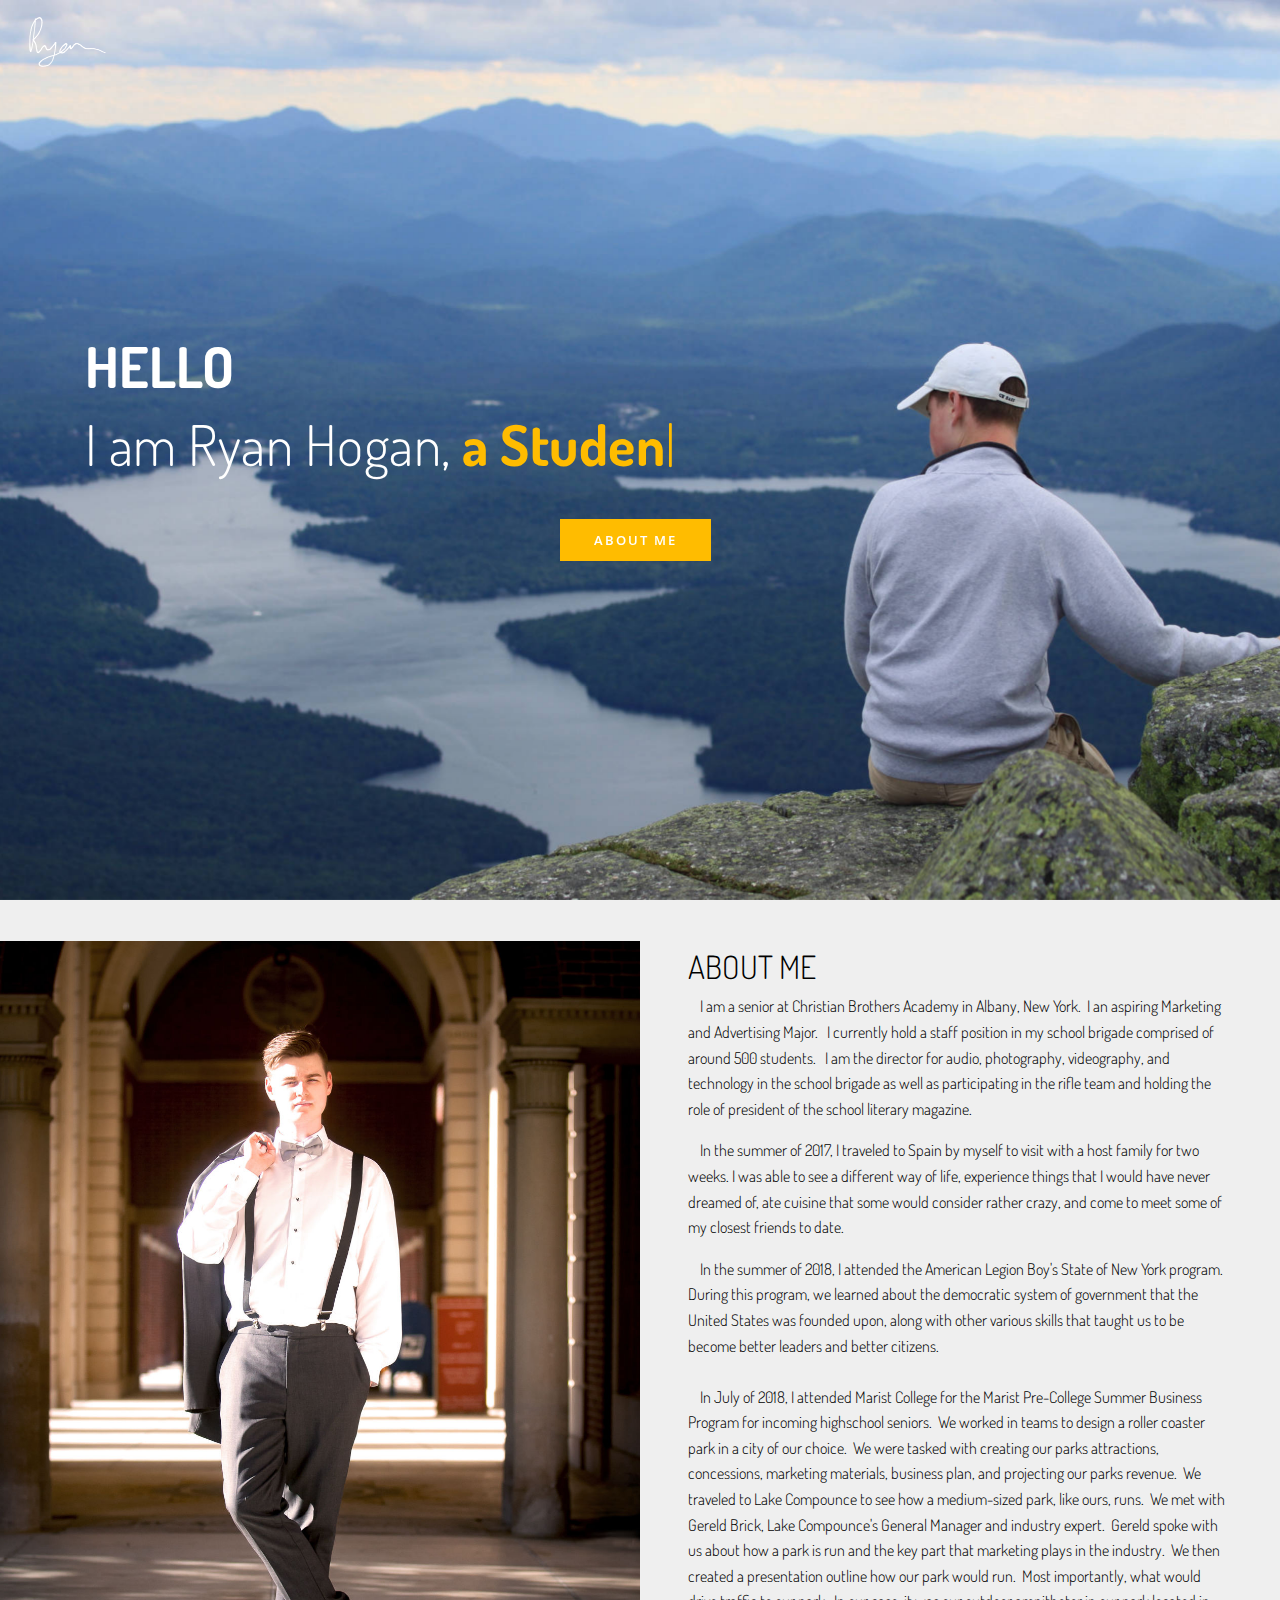
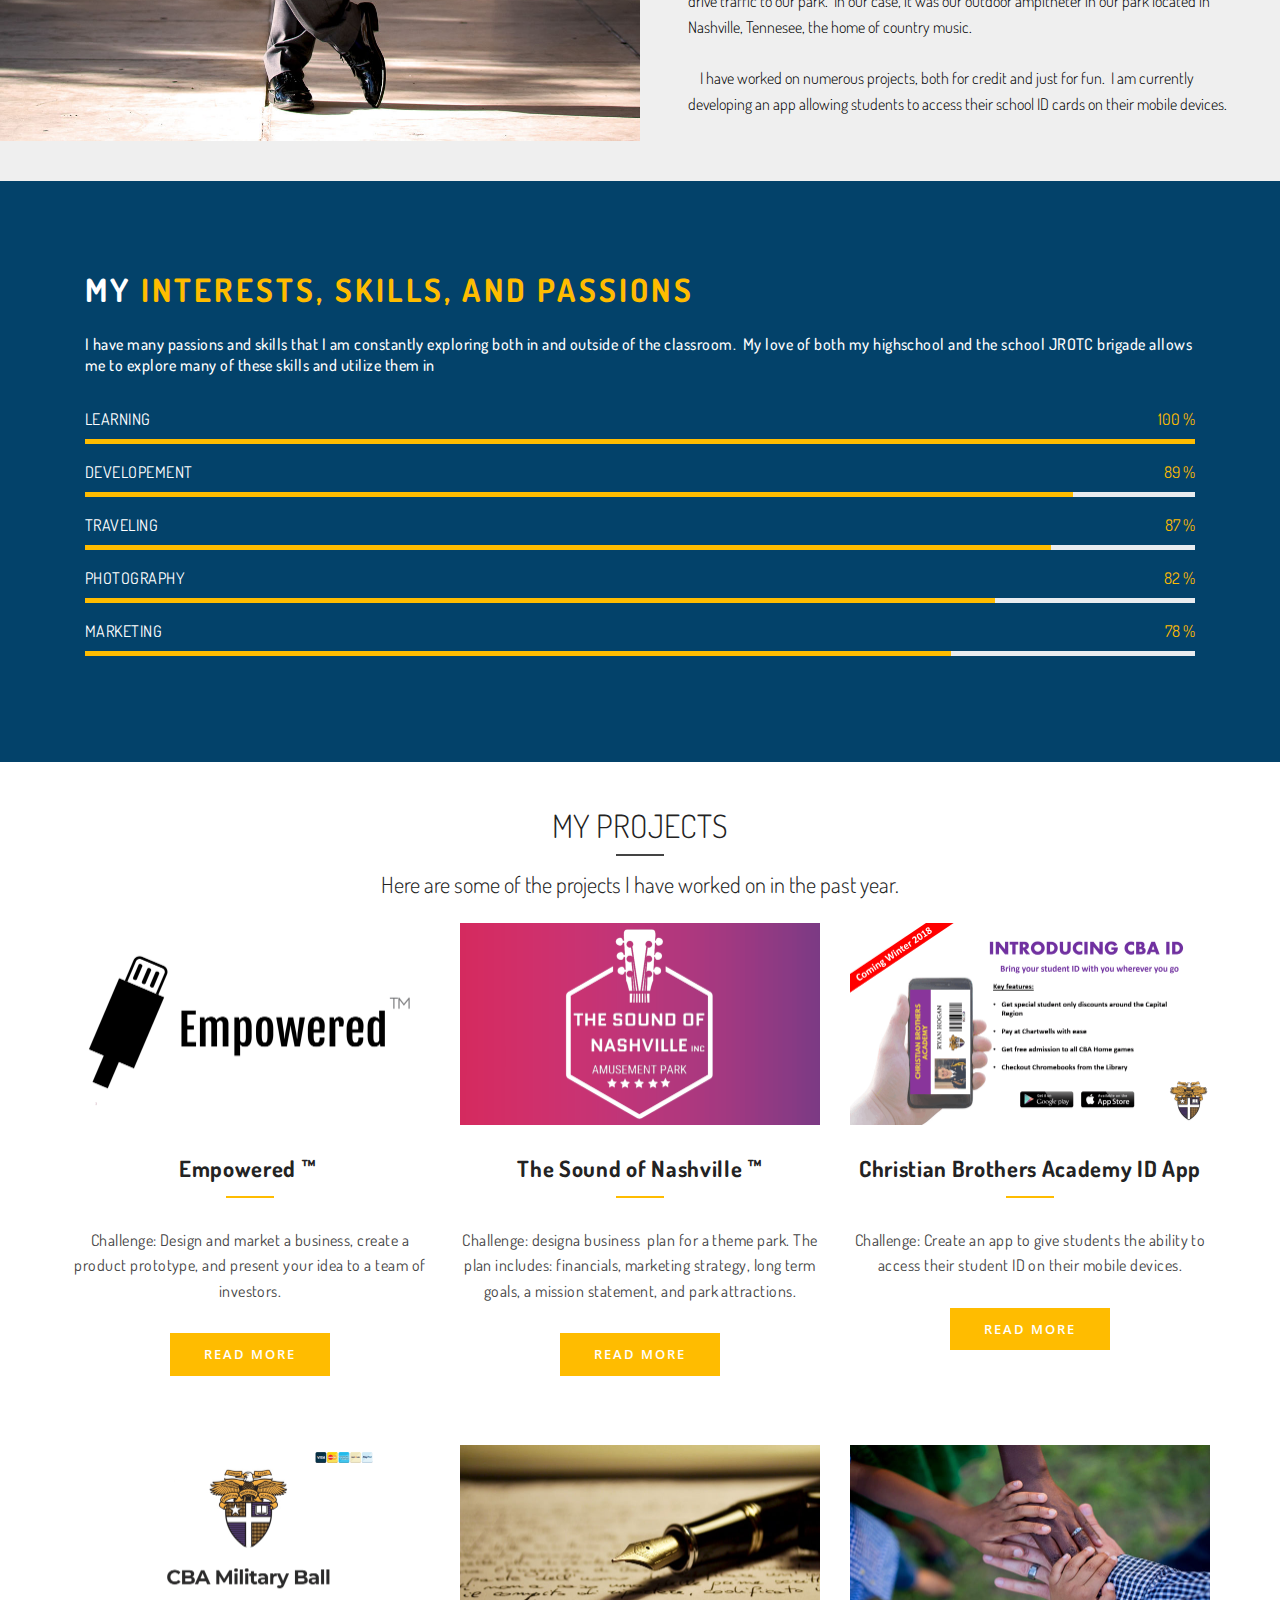
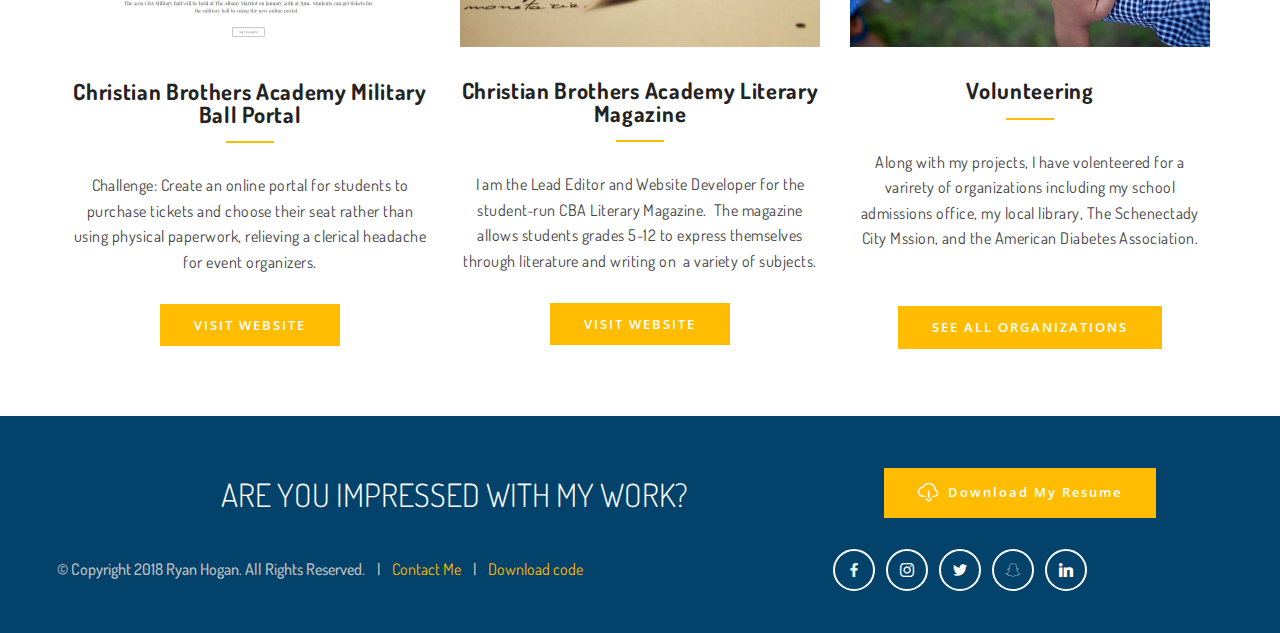
<file: index.html>
<!DOCTYPE html>
<html >
<head>
  <!-- Site made with Mobirise Website Builder v4.8.1, https://mobirise.com -->
  <meta charset="UTF-8">
  <meta http-equiv="X-UA-Compatible" content="IE=edge">
  <meta name="generator" content="Mobirise v4.8.1, mobirise.com">
  <meta name="viewport" content="width=device-width, initial-scale=1, minimum-scale=1">
  <link rel="shortcut icon" href="assets/images/favicon-1024-1-128x128.png" type="image/x-icon">
  <meta name="description" content="">
  <title>Home</title>
  <link rel="stylesheet" href="assets/web/assets/mobirise-icons-bold/mobirise-icons-bold.css">
  <link rel="stylesheet" href="assets/web/assets/mobirise-icons/mobirise-icons.css">
  <link rel="stylesheet" href="assets/tether/tether.min.css">
  <link rel="stylesheet" href="assets/bootstrap/css/bootstrap.min.css">
  <link rel="stylesheet" href="assets/bootstrap/css/bootstrap-grid.min.css">
  <link rel="stylesheet" href="assets/bootstrap/css/bootstrap-reboot.min.css">
  <link rel="stylesheet" href="assets/socicon/css/styles.css">
  <link rel="stylesheet" href="assets/dropdown/css/style.css">
  <link rel="stylesheet" href="assets/theme/css/style.css">
  <link rel="stylesheet" href="assets/mobirise/css/mbr-additional.css" type="text/css">
  
  
  
</head>
<body>
  <section class="menu cid-qZZYTXelqy" once="menu" id="menu1-9">

    

    <nav class="navbar navbar-dropdown navbar-fixed-top collapsed">
        <div class="navbar-brand">
            <span class="navbar-logo">
                <a href="index.html">
                    <img src="assets/images/white-signature-7-196x121.png" alt="Mobirise" title="" style="height: 3.8rem;">
                </a>
            </span>
            
        </div>
        
      <div class="collapse navbar-collapse" id="navbarSupportedContent">
            <ul class="navbar-nav nav-dropdown" data-app-modern-menu="true">
                <li class="nav-item">
                    <a class="nav-link link text-white display-4" href="https://mobirise.com">
                        PORTFOLIO
                    </a>
                </li>
                <li class="nav-item">
                    <a class="nav-link link text-white display-4" href="https://mobirise.com">
                        WORKING PROCESS
                    </a>
                </li>
                <li class="nav-item">
                    <a class="nav-link link text-white display-4" href="https://mobirise.com">
                        ACHIEVEMENTS
                    </a>
                </li>
            </ul>
            <div class="navbar-buttons mbr-section-btn">
                <a class="btn btn-md btn-white display-4" href="https://mobirise.com">
                    CONTACT ME
                </a>
            </div>
      </div>
    </nav>
</section>

<section class="header2 cid-qZZz5XOLBg mbr-fullscreen mbr-parallax-background" id="header2-0">

    

    

    <div class="container">
        <div class="row">
            <div class="mbr-white col-md-12">
                <h1 class="mbr-section-title mbr-white mbr-bold mbr-fonts-style display-1">HELLO</h1>
                <div class="typed-text pb-3 display-1">
                    <span class="mbr-section-subtitle mbr-fonts-style mbr-white display-1">
                          I am Ryan Hogan,</span>
                    <span>
                      <span class="animated-element mbr-bold" data-word1="a Student" data-word2="a Developer" data-word3="a Photographer" data-speed="50">
                      </span>
                    </span>
                </div>
                
                <div class="pt-3 mbr-section-btn"><a class="btn-primary btn btn-md display-4" type="submit" href="index.html#features6-3">ABOUT ME</a></div>
            </div>
        </div>
    </div>
    
</section>

<section class="cid-qZZF2lNOdW" id="features6-3">

    

    
    <div class="container-fluid">
        <div class="row align-items-center content-row">
          <div class="col-lg-6 wrap-block">
              <h1 class="mbr-section-title mbr-fonts-style mbr-light mbr-white display-2">ABOUT ME<br></h1>
              
              <h3 class="mbr-text mbr-fonts-style mbr-light mbr-white display-7"><p>&nbsp; &nbsp;&nbsp;<span style="font-size: 1rem;">I am a senior at Christian Brothers Academy in Albany, New York. &nbsp;I an aspiring Marketing and Advertising Major. &nbsp; I  currently hold a staff position in my school brigade comprised of around 500 students. &nbsp; I am the director for audio, photography, videography, and technology in the school brigade as well as participating in the rifle team and holding the role of president of the school ​literary magazine. &nbsp;</span></p><p>&nbsp;&nbsp;&nbsp;&nbsp;<span style="font-size: 1rem;">In the summer of 2017, I traveled to Spain by myself to visit with a host family for two weeks.  I was able to see a different way of life, experience things that I would have never dreamed of, ate cuisine that some would consider rather crazy, and come to meet some of my closest friends to date.</span></p><p></p><div>
</div><div>&nbsp;&nbsp;&nbsp;&nbsp;In the summer of 2018, I attended the American Legion Boy's State of New York program. &nbsp; During this program, we learned about the democratic system of government that the United States was founded upon, along with other various skills that taught us to be become better leaders and better citizens.</div><br><div>&nbsp;&nbsp;&nbsp;&nbsp;In July of 2018, I attended Marist College for the Marist Pre-College Summer Business Program for incoming highschool seniors. &nbsp;We worked in teams to design a roller coaster park in a city of our choice. &nbsp;We were tasked with creating our parks attractions, concessions, marketing materials, business plan, and projecting our parks revenue. &nbsp;We traveled to Lake Compounce to see how a medium-sized park, like ours, runs. &nbsp;We met with Gereld Brick, Lake Compounce's General Manager and industry expert. &nbsp;Gereld spoke with us about how a park is run and the key part that marketing plays in the industry. &nbsp;We then created a presentation outline how our park would run. &nbsp;Most importantly, what would drive traffic to our park. &nbsp;In our case, it was our outdoor ampitheter in our park located in Nashville, Tennesee, the home of country music.</div><br><div>  
</div><div>
</div><div>&nbsp;&nbsp;&nbsp;&nbsp;I have worked on numerous projects, both for credit and just for fun. &nbsp;I am currently developing an app allowing students to access their school ID cards on their mobile devices.</div><p></p></h3>
            
            
          </div>
          <div class="col-lg-6 photo-split">
              <img src="assets/images/img-4641-1264x1580.jpg" alt="" title="">
          </div>
      </div>
    </div>
</section>

<section class="cid-qZZEZYSJsr" id="progress1-2">
    
     

    

    <div class="container">
        <h2 class="mbr-section-title pb-3 align-left mbr-bold mbr-fonts-style mbr-white display-2">
            MY <span class="orange">INTERESTS, SKILLS, AND PASSIONS</span></h2>
        <h3 class="mbr-section-subtitle mbr-fonts-style align-left display-7">
            I have many passions and skills that I am constantly exploring both in and outside of the classroom. &nbsp;My love of both my highschool and the school JROTC brigade allows me to explore many of these skills and utilize them in &nbsp; &nbsp;</h3>
        <div class="row pt-4">
            <div class="progress_elements col-md-12">
                <div class="progress1 pb-3">
                    <div class="title-wrap">
                        <div class="progressbar-title mbr-fonts-style display-7">
                            <p>LEARNING</p>
                        </div>
                        <div class="progress_value mbr-fonts-style display-7">
                            <div class="progressbar-number"></div>
                            <span>%</span>
                        </div>
                    </div>
                    <div class="progress">
                        <div class="progress-bar progress-bar-1" role="progressbar" aria-valuenow="100" aria-valuemin="0" aria-valuemax="100"></div>
                    </div>
                </div>
                    
                <div class="progress2 pb-3">
                    <div class="title-wrap">
                        <div class="progressbar-title mbr-fonts-style display-7">
                            <p>DEVELOPEMENT</p>
                        </div>
                        <div class="progress_value mbr-fonts-style display-7">
                            <div class="progressbar-number"></div>
                            <span>%</span>
                        </div>
                    </div>
                    <div class="progress">
                        <div class="progress-bar progress-bar-2" role="progressbar" aria-valuenow="100" aria-valuemin="0" aria-valuemax="100"></div>
                    </div>
                </div>
                
                <div class="progress3 pb-3">
                    <div class="title-wrap">
                        <div class="progressbar-title mbr-fonts-style display-7">
                            <p>TRAVELING</p>
                        </div>
                        <div class="progress_value mbr-fonts-style display-7">
                            <div class="progressbar-number"></div>
                            <span>%</span>
                        </div>
                    </div>
                    <div class="progress">
                        <div class="progress-bar progress-bar-3" role="progressbar" aria-valuenow="100" aria-valuemin="0" aria-valuemax="100"></div>
                    </div>
                </div>
                
                <div class="progress4 pb-3">
                    <div class="title-wrap">
                        <div class="progressbar-title mbr-fonts-style display-7">
                            <p>
                                PHOTOGRAPHY</p>
                        </div>
                        <div class="progress_value mbr-fonts-style display-7">
                            <div class="progressbar-number"></div>
                            <span>%</span>
                        </div>
                    </div>
                    <div class="progress">
                        <div class="progress-bar progress-bar-4" role="progressbar" aria-valuenow="100" aria-valuemin="0" aria-valuemax="100"></div>
                    </div>
                </div>
             
                <div class="progress5 pb-3">
                    <div class="title-wrap">
                        <div class="progressbar-title mbr-fonts-style display-7">
                            <p>
                                MARKETING</p>
                        </div>
                        <div class="progress_value mbr-fonts-style display-7">
                            <div class="progressbar-number"></div>
                            <span>%</span>
                        </div>
                    </div>        
                    <div class="progress">    
                        <div class="progress-bar progress-bar-5" role="progressbar" aria-valuenow="100" aria-valuemin="0" aria-valuemax="100"></div>
                    </div>
                </div>
            </div>    
        </div>
    </div>
</section>

<section class="features8 cid-qZZQX7CS7n" id="features8-8">

    

    
    <div class="container">
        <div class="row blog-block">
            <div class="col-md-12">
              <h2 class="mbr-section-title mbr-fonts-style align-center display-2">
                  MY PROJECTS</h2>
               <div class="underline align-center">
                   <div class="line"></div>
               </div>
              <h3 class="mbr-section-subtitle mbr-light mbr-fonts-style pt-3 align-center display-5">
                  Here are some of the projects I have worked on in the past year.</h3>
            </div>

            <div class="row row-content justify-content-center">
                <div class="card py-3 col-12 col-md-6 col-lg-4">
                    <div class="card-wrapper">
                        <div class="card-img">
                            <a href="Empowered.html"><img src="assets/images/empowered-background-720x405.png" title="" alt=""></a>
                        </div>
                        <div class="card-box">
                            <h4 class="card-title mbr-fonts-style mbr-bold align-center display-5">
                                Empowered ™&nbsp;</h4>
                           <div class="card-underline align-center">
                               <div class="line"></div>
                           </div>
                            <p class="mbr-text mbr-fonts-style align-center display-7">
                                Challenge: Design and market a business, create a product prototype, and present your idea to a team of investors.</p>
                              
                        </div>
                        <div class="mbr-section-btn align-center"><a href="Empowered.html" class="btn btn-primary display-4">READ MORE</a></div>  
                    </div>
                </div>
            
                <div class="card py-3 col-12 col-md-6 col-lg-4">
                    <div class="card-wrapper">
                        <div class="card-img">
                            <a href="Sound-of-Nashvile.html"><img src="assets/images/son-gradient-background-720x405.png" title="" alt=""></a>
                        </div>
                        <div class="card-box">
                            <h4 class="card-title mbr-fonts-style mbr-bold align-center display-5">
                               The Sound of Nashville ™</h4>
                           <div class="card-underline align-center">
                               <div class="line"></div>
                           </div>
                            <p class="mbr-text mbr-fonts-style align-center display-7">
                                Challenge: designa business &nbsp;plan for a theme park. The plan includes: financials, marketing strategy, long term goals, a mission statement, and park attractions.</p>
                        </div>
                        <div class="mbr-section-btn align-center"><a href="Sound-of-Nashvile.html" class="btn btn-primary display-4">READ MORE</a></div>  
                    </div>
                </div>
            
                <div class="card py-3 col-12 col-md-6 col-lg-4">
                    <div class="card-wrapper">
                        <div class="card-img">
                            <a href="CBA-ID.html"><img src="assets/images/full-phone-720x405.png" title="" alt=""></a>
                        </div>
                        <div class="card-box"> 
                            <h4 class="card-title mbr-fonts-style mbr-bold align-center display-5">Christian Brothers Academy ID App</h4>
                           <div class="card-underline align-center">
                               <div class="line"></div>
                           </div>
                            <p class="mbr-text mbr-fonts-style align-center display-7">
                                Challenge: Create an app to give students the ability to access their student ID on their mobile devices.</p>
                        </div>
                        <div class="mbr-section-btn align-center"><a href="CBA-ID.html" class="btn btn-primary display-4">READ MORE</a></div>  
                    </div>
                </div>
            
                <div class="card py-3 col-12 col-md-6 col-lg-4">
                    <div class="card-wrapper">
                        <div class="card-img">
                            <a href="http://cbamilitaryball.weebly.com"><img src="assets/images/military-ball-1-720x407.png" title="" alt=""></a>
                        </div>
                        <div class="card-box">
                            <h4 class="card-title mbr-fonts-style mbr-bold align-center display-5">
                               Christian Brothers Academy Military Ball Portal</h4>
                           <div class="card-underline align-center">
                               <div class="line"></div>
                           </div>
                            <p class="mbr-text mbr-fonts-style align-center display-7">
                                Challenge: Create an online portal for students to purchase tickets and choose their seat rather than using physical paperwork, relieving a clerical headache for event organizers.</p>
                             
                        </div>
                        <div class="mbr-section-btn align-center"><a href="http://cbamilitaryball.weebly.com" class="btn btn-primary display-4">VISIT WEBSITE</a></div>  
                    </div>
                </div>
                <div class="card py-3 col-12 col-md-6 col-lg-4">
                    <div class="card-wrapper">
                        <div class="card-img">
                            <a href="http://cbaliterature.weebly.com"><img src="assets/images/635841957604688445-623502608-power-of-words-by-antonio-litterio-creative-commons-attribution-share-alike-3-720x405.jpg" title="" alt=""></a>
                        </div>
                        <div class="card-box">
                            <h4 class="card-title mbr-fonts-style mbr-bold align-center display-5">
                                Christian Brothers Academy Literary Magazine</h4>
                           <div class="card-underline align-center">
                               <div class="line"></div>
                           </div>
                            <p class="mbr-text mbr-fonts-style align-center display-7">
                                I am the Lead Editor and Website Developer for the student-run CBA Literary Magazine. &nbsp;The magazine allows students grades 5-12 to express themselves through literature and writing on &nbsp;a variety of subjects.</p>
                        </div>
                        <div class="mbr-section-btn align-center"><a href="http://www.cbaliterature.weebly.com" class="btn btn-primary display-4">VISIT WEBSITE</a></div> 
                    </div>
                </div>
            
                <div class="card py-3 col-12 col-md-6 col-lg-4">
                    <div class="card-wrapper">
                        <div class="card-img">
                            <a href="Volenteering.html"><img src="assets/images/powerpnt-2018-08-07-15-16-56-720x405.jpg" title="" alt=""></a>
                        </div>
                        <div class="card-box">
                            <h4 class="card-title mbr-fonts-style mbr-bold align-center display-5">
                               Volunteering</h4>
                           <div class="card-underline align-center">
                               <div class="line"></div>
                           </div>
                            <p class="mbr-text mbr-fonts-style align-center display-7">Along with my projects, I have volenteered for a varirety of organizations including my school admissions office, my local library, The Schenectady City Mssion, and the American Diabetes Association.<br><br></p>
                        </div>
                        <div class="mbr-section-btn align-center"><a href="Volunteering.html" class="btn btn-primary display-4">SEE ALL ORGANIZATIONS</a></div> 
                    </div>
                </div>
            </div>
        </div>
    </div>
</section>

<section class="cid-qZZEXm7psq" id="info1-1">

    

    
    <div class="container text-center">
        <div class="row justify-content-center">
            <div class="col-md-8 section">
                <div class="section-title">
                    <h3 class="mbr-fonts-style mbr-section-title display-2">ARE YOU IMPRESSED WITH MY WORK?</h3>
                </div>
            </div>
            <div class="col-md-4 mbr-section-btn"><a href="assets/files/Ryan%20Hogan%20Resume.pdf" class="btn btn-primary display-4"><span class="mbrib-download mbr-iconfont mbr-iconfont-btn"></span>
                    Download My Resume</a></div>
        </div>
    </div>
</section>

<section class="cid-r06400PoAo" id="footer2-x">

    

    
       <div class="container-fluid text-center">
           <div class="row justify-content-center">
             <div class="col-md-6 col-sm-12">
                 <h3 class="inner-text mbr-fonts-style content-text display-7">© Copyright 2018 Ryan Hogan. All Rights Reserved. &nbsp; &nbsp;| &nbsp; &nbsp;<a href="contact-me.html">Contact Me</a>&nbsp; &nbsp; | &nbsp; &nbsp;<a href="assets/files/Ryan%20Hogan%20-%20Catcher%20Quotation%20Organizer.docx">Download code</a></h3>
             </div>
             <div class="social-media col-md-6 col-sm-12">
                  <ul>
                      <li>
                        <a class="icon-transition" href="https://www.facebook.com/ryan.hogan.7545">
                          <span class="mbr-iconfont socicon-facebook socicon"></span>
                        </a>
                      </li>
                      <li>
                        <a class="icon-transition" href="https://www.instagram.com/r_hogan67/">
                          <span class="mbr-iconfont socicon-instagram socicon"></span>
                        </a>
                      </li>
                      <li>
                        <a class="icon-transition" href="https://twitter.com/rhogan46">
                          <span class="mbr-iconfont socicon-twitter socicon"></span>
                        </a>
                      </li>
                      <li>
                        <a class="icon-transition" href="https://www.snapchat.com/add/hogan-ryan">
                          <span class="mbr-iconfont socicon-snapchat socicon"></span>
                        </a>
                      </li>
                      <li>
                        <a class="icon-transition" href="https://www.linkedin.com/in/ryanhoganj/">
                          <span class="mbr-iconfont socicon-linkedin socicon" style=""></span>
                        </a>
                      </li>
                   </ul>
              </div>
    </div>
       </div>

</section>


  <script src="assets/web/assets/jquery/jquery.min.js"></script>
  <script src="assets/tether/tether.min.js"></script>
  <script src="assets/popper/popper.min.js"></script>
  <script src="assets/bootstrap/js/bootstrap.min.js"></script>
  <script src="assets/typed/typed.min.js"></script>
  <script src="assets/parallax/jarallax.min.js"></script>
  <script src="assets/viewportchecker/jquery.viewportchecker.js"></script>
  <script src="assets/smoothscroll/smooth-scroll.js"></script>
  <script src="assets/touchswipe/jquery.touch-swipe.min.js"></script>
  <script src="assets/sociallikes/social-likes.js"></script>
  <script src="assets/dropdown/js/script.min.js"></script>
  <script src="assets/theme/js/script.js"></script>
  
  
</body>
</html>
</file>
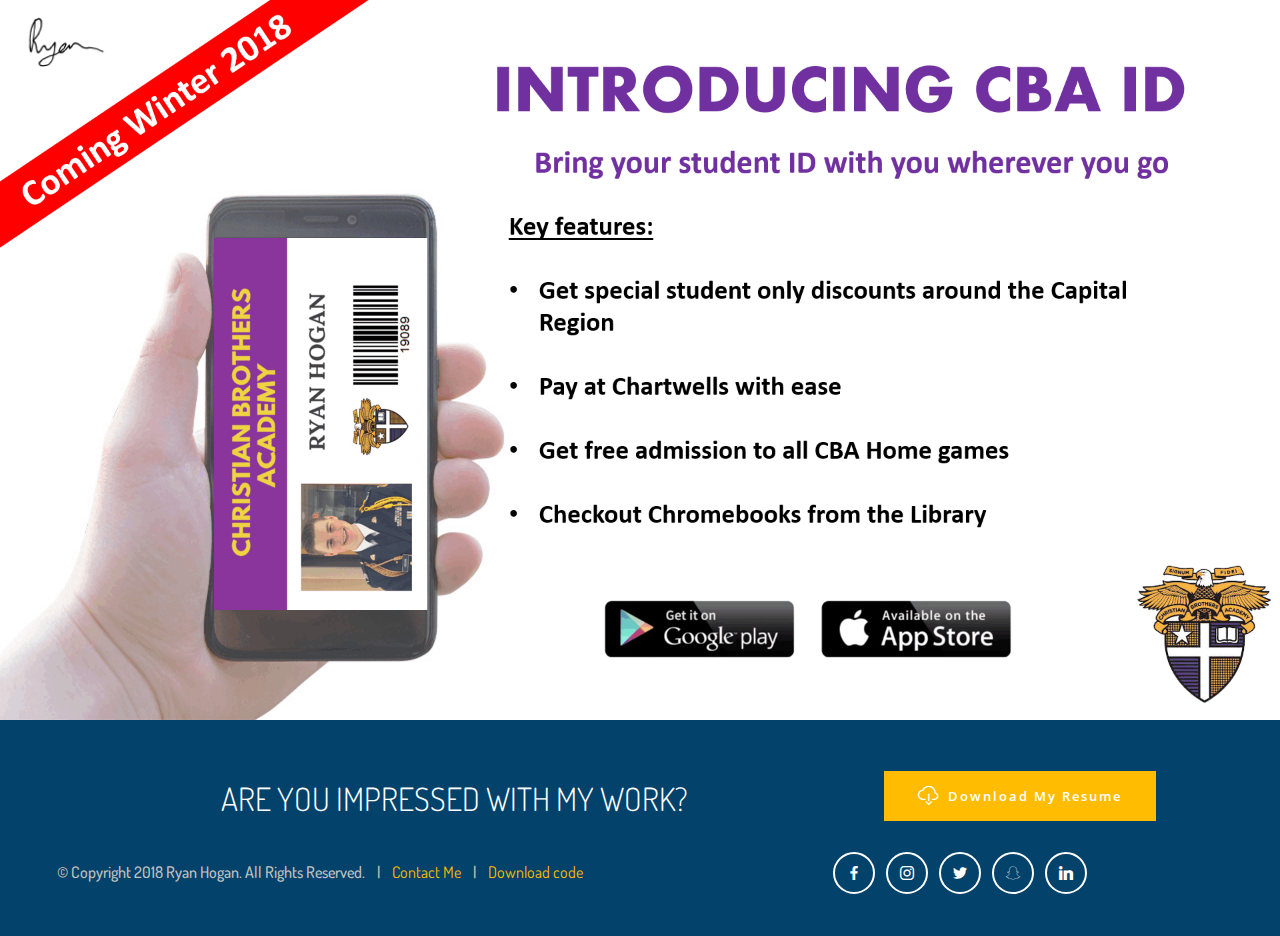
<file: CBA-ID.html>
<!DOCTYPE html>
<html >
<head>
  <!-- Site made with Mobirise Website Builder v4.8.1, https://mobirise.com -->
  <meta charset="UTF-8">
  <meta http-equiv="X-UA-Compatible" content="IE=edge">
  <meta name="generator" content="Mobirise v4.8.1, mobirise.com">
  <meta name="viewport" content="width=device-width, initial-scale=1, minimum-scale=1">
  <link rel="shortcut icon" href="assets/images/favicon-1024-1-128x128.png" type="image/x-icon">
  <meta name="description" content="A brief overview of The CBA ID App">
  <title>CBA ID</title>
  <link rel="stylesheet" href="assets/web/assets/mobirise-icons-bold/mobirise-icons-bold.css">
  <link rel="stylesheet" href="assets/tether/tether.min.css">
  <link rel="stylesheet" href="assets/bootstrap/css/bootstrap.min.css">
  <link rel="stylesheet" href="assets/bootstrap/css/bootstrap-grid.min.css">
  <link rel="stylesheet" href="assets/bootstrap/css/bootstrap-reboot.min.css">
  <link rel="stylesheet" href="assets/dropdown/css/style.css">
  <link rel="stylesheet" href="assets/socicon/css/styles.css">
  <link rel="stylesheet" href="assets/theme/css/style.css">
  <link rel="stylesheet" href="assets/mobirise/css/mbr-additional.css" type="text/css">
  
  
  
</head>
<body>
  <section class="menu cid-r06pGGTufQ" once="menu" id="menu1-1b">

    

    <nav class="navbar navbar-dropdown collapsed">
        <div class="navbar-brand">
            <span class="navbar-logo">
                <a href="index.html">
                    <img src="assets/images/signature-7-196x124.png" alt="Mobirise" title="" style="height: 3.8rem;">
                </a>
            </span>
            
        </div>
        
      <div class="collapse navbar-collapse" id="navbarSupportedContent">
            <ul class="navbar-nav nav-dropdown" data-app-modern-menu="true">
                <li class="nav-item">
                    <a class="nav-link link text-white display-4" href="https://mobirise.com">
                        PORTFOLIO
                    </a>
                </li>
                <li class="nav-item">
                    <a class="nav-link link text-white display-4" href="https://mobirise.com">
                        WORKING PROCESS
                    </a>
                </li>
                <li class="nav-item">
                    <a class="nav-link link text-white display-4" href="https://mobirise.com">
                        ACHIEVEMENTS
                    </a>
                </li>
            </ul>
            <div class="navbar-buttons mbr-section-btn">
                <a class="btn btn-md btn-white display-4" href="https://mobirise.com">
                    CONTACT ME
                </a>
            </div>
      </div>
    </nav>
</section>

<section class="content4 cid-r06tMT0k1Y" id="image2-1j">

    

    <figure class="mbr-figure">
            <div class="image-block" style="width: 100%;">
                <img src="assets/images/full-phone-1920x1080.png" width="1400" alt="" title="">
            </div>
    </figure>
</section>

<section class="cid-r06pGMJbQK" id="info1-1h">

    

    
    <div class="container text-center">
        <div class="row justify-content-center">
            <div class="col-md-8 section">
                <div class="section-title">
                    <h3 class="mbr-fonts-style mbr-section-title display-2">ARE YOU IMPRESSED WITH MY WORK?</h3>
                </div>
            </div>
            <div class="col-md-4 mbr-section-btn"><a href="assets/files/Ryan Hogan Resume.pdf" class="btn btn-primary display-4"><span class="mbrib-download mbr-iconfont mbr-iconfont-btn"></span>
                    Download My Resume</a></div>
        </div>
    </div>
</section>

<section class="cid-r06pGNDZ6o" id="footer2-1i">

    

    
       <div class="container-fluid text-center">
           <div class="row justify-content-center">
             <div class="col-md-6 col-sm-12">
                 <h3 class="inner-text mbr-fonts-style content-text display-7">© Copyright 2018 Ryan Hogan. All Rights Reserved. &nbsp; &nbsp;| &nbsp; &nbsp;<a href="page7.html">Contact Me</a>&nbsp; &nbsp; | &nbsp; &nbsp;<a href="assets/files/Ryan%20Hogan%20-%20Catcher%20Quotation%20Organizer.docx">Download code</a></h3>
             </div>
             <div class="social-media col-md-6 col-sm-12">
                  <ul>
                      <li>
                        <a class="icon-transition" href="https://www.facebook.com/ryan.hogan.7545">
                          <span class="mbr-iconfont socicon-facebook socicon"></span>
                        </a>
                      </li>
                      <li>
                        <a class="icon-transition" href="https://www.instagram.com/r_hogan67/">
                          <span class="mbr-iconfont socicon-instagram socicon"></span>
                        </a>
                      </li>
                      <li>
                        <a class="icon-transition" href="https://twitter.com/rhogan46">
                          <span class="mbr-iconfont socicon-twitter socicon"></span>
                        </a>
                      </li>
                      <li>
                        <a class="icon-transition" href="https://www.snapchat.com/add/hogan-ryan">
                          <span class="mbr-iconfont socicon-snapchat socicon"></span>
                        </a>
                      </li>
                      <li>
                        <a class="icon-transition" href="https://www.linkedin.com/in/ryanhoganj/">
                          <span class="mbr-iconfont socicon-linkedin socicon" style=""></span>
                        </a>
                      </li>
                   </ul>
              </div>
    </div>
       </div>

</section>


  <script src="assets/web/assets/jquery/jquery.min.js"></script>
  <script src="assets/popper/popper.min.js"></script>
  <script src="assets/tether/tether.min.js"></script>
  <script src="assets/bootstrap/js/bootstrap.min.js"></script>
  <script src="assets/dropdown/js/script.min.js"></script>
  <script src="assets/touchswipe/jquery.touch-swipe.min.js"></script>
  <script src="assets/sociallikes/social-likes.js"></script>
  <script src="assets/smoothscroll/smooth-scroll.js"></script>
  <script src="assets/theme/js/script.js"></script>
  
  
</body>
</html>
</file>
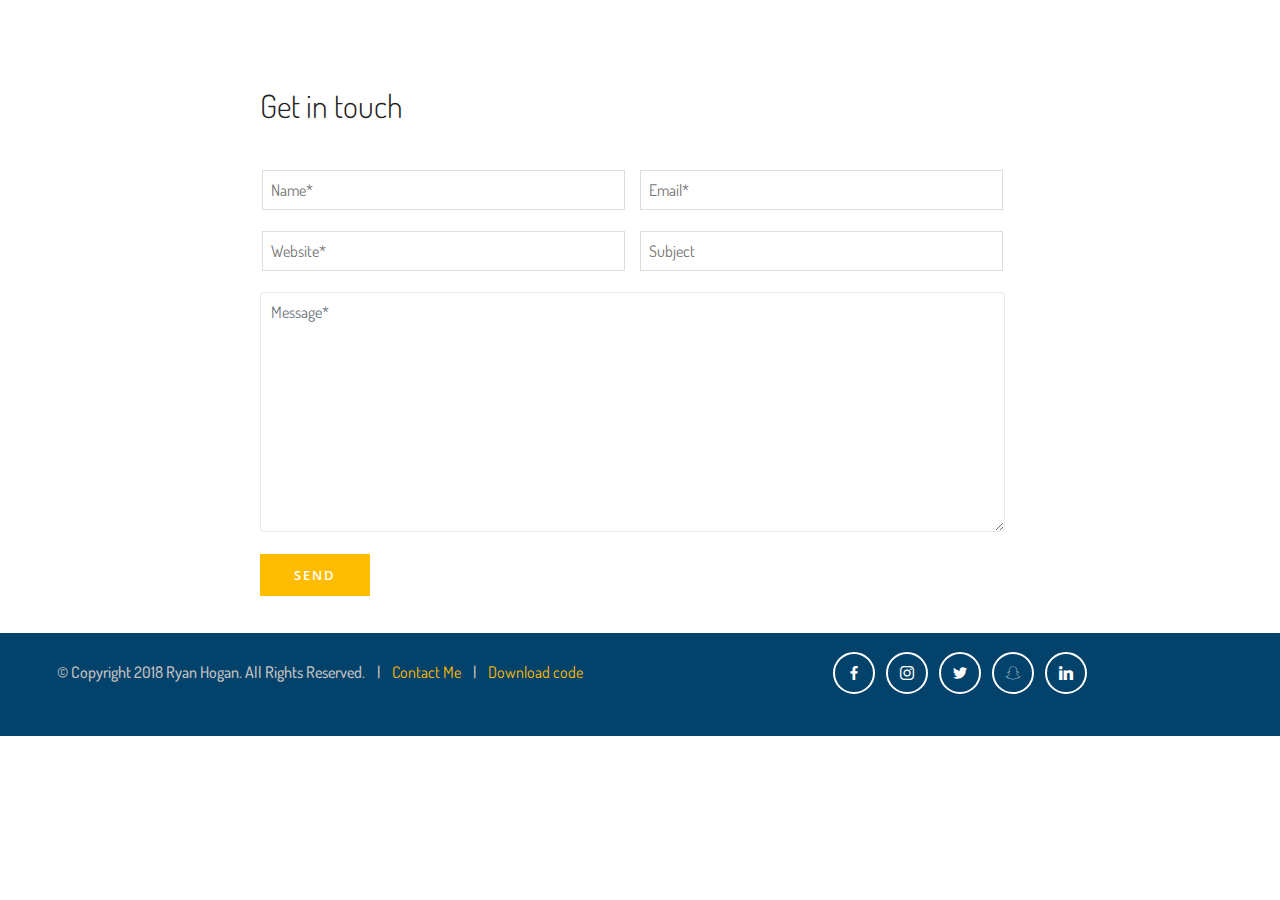
<file: contact-me.html>
<!DOCTYPE html>
<html >
<head>
  <!-- Site made with Mobirise Website Builder v4.8.1, https://mobirise.com -->
  <meta charset="UTF-8">
  <meta http-equiv="X-UA-Compatible" content="IE=edge">
  <meta name="generator" content="Mobirise v4.8.1, mobirise.com">
  <meta name="viewport" content="width=device-width, initial-scale=1, minimum-scale=1">
  <link rel="shortcut icon" href="assets/images/favicon-1024-1-128x128.png" type="image/x-icon">
  <meta name="description" content="Contact Ryan Hogan by using this form.">
  <title>Contact Me</title>
  <link rel="stylesheet" href="assets/tether/tether.min.css">
  <link rel="stylesheet" href="assets/bootstrap/css/bootstrap.min.css">
  <link rel="stylesheet" href="assets/bootstrap/css/bootstrap-grid.min.css">
  <link rel="stylesheet" href="assets/bootstrap/css/bootstrap-reboot.min.css">
  <link rel="stylesheet" href="assets/socicon/css/styles.css">
  <link rel="stylesheet" href="assets/dropdown/css/style.css">
  <link rel="stylesheet" href="assets/theme/css/style.css">
  <link rel="stylesheet" href="assets/mobirise/css/mbr-additional.css" type="text/css">
  
  
  
</head>
<body>
  <section class="menu cid-qZZYTXelqy" once="menu" id="menu1-g">

    

    <nav class="navbar navbar-dropdown navbar-fixed-top collapsed">
        <div class="navbar-brand">
            <span class="navbar-logo">
                <a href="index.html">
                    <img src="assets/images/white-signature-7-250x155.png" alt="Mobirise" title="" style="height: 3.8rem;">
                </a>
            </span>
            
        </div>
        
      <div class="collapse navbar-collapse" id="navbarSupportedContent">
            <ul class="navbar-nav nav-dropdown" data-app-modern-menu="true">
                <li class="nav-item">
                    <a class="nav-link link text-white display-4" href="https://mobirise.com">
                        PORTFOLIO
                    </a>
                </li>
                <li class="nav-item">
                    <a class="nav-link link text-white display-4" href="https://mobirise.com">
                        WORKING PROCESS
                    </a>
                </li>
                <li class="nav-item">
                    <a class="nav-link link text-white display-4" href="https://mobirise.com">
                        ACHIEVEMENTS
                    </a>
                </li>
            </ul>
            <div class="navbar-buttons mbr-section-btn">
                <a class="btn btn-md btn-white display-4" href="https://mobirise.com">
                    CONTACT ME
                </a>
            </div>
      </div>
    </nav>
</section>

<section class="cid-r00qbUbFXJ" id="form2-i">

    

    
    <div class="container">
        <div class="row justify-content-center">
            <div class="form-1 col-md-8 col-sm-12" data-form-type="formoid">
                <h1 class="mbr-fonts-style mbr-section-heading display-2">Get in touch
                </h1>
                <div data-form-alert="" hidden="">Thanks for filling out the form!
                </div>
                <form class="mbr-form" action="https://mobirise.com/" method="post" data-form-title="My Mobirise Form"><input type="hidden" name="email" data-form-email="true" value="6vc7Gs0UXhcKY8I4yb2b//+MK38iXRZks1GuhQYr/POMKjhaKscXwD1sZ9ne9fqfWDp6pIW+jNzmi0bXybGHvfWhSN8G3K3k9WueBf3e/J5K5g2KxzQ013FdhDsdkhWM" data-form-field="Email">
                    <div class="row input-main">
                        <div class="col-md-6 input-wrap" data-for="name">
                            <input type="text" class="field display-7" name="name" data-form-field="Name" placeholder="Name*" required="" id="name-form2-i">
                        </div>
                        <div class="col-md-6 input-wrap" data-for="email">
                            <input type="email" class="field display-7" name="email" data-form-field="Email" placeholder="Email*" required="" id="email-form2-i">
                        </div>
                    </div>
                    <div class="row input-main">
                        <div class="col-md-6 input-wrap" data-for="website">
                            <input type="text" class="field display-7" name="website" data-form-field="Website" placeholder="Website*" required="" id="website-form2-i">
                        </div>
                        <div class="col-md-6 input-wrap" data-for="subject">
                            <input type="text" class="field display-7" name="sujbect" data-form-field="Subject" placeholder="Subject" id="sujbect-form2-i">
                        </div>
                    </div>
                    <div class="form-group" data-for="message">
                        <textarea type="text" class="form-control display-7" name="message" rows="7" placeholder="Message*" data-form-field="Message" id="message-form2-i"></textarea>
                    </div>
                    <span class="input-group-btn">
                        <button href="" type="submit" class="btn btn-form btn-primary display-4">SEND</button>
                    </span>
                </form>
            </div>
        </div>
   </div>
</section>

<section class="cid-r00sf9rPuB" id="footer2-l">

    

    
       <div class="container-fluid text-center">
           <div class="row justify-content-center">
             <div class="col-md-6 col-sm-12">
                 <h3 class="inner-text mbr-fonts-style content-text display-7">© Copyright 2018 Ryan Hogan. All Rights Reserved. &nbsp; &nbsp;| &nbsp; &nbsp;<a href="page7.html">Contact Me</a>&nbsp; &nbsp; | &nbsp; &nbsp;<a href="assets/files/Ryan%20Hogan%20-%20Catcher%20Quotation%20Organizer.docx">Download code</a></h3>
             </div>
             <div class="social-media col-md-6 col-sm-12">
                  <ul>
                      <li>
                        <a class="icon-transition" href="https://www.facebook.com/ryan.hogan.7545">
                          <span class="mbr-iconfont socicon-facebook socicon"></span>
                        </a>
                      </li>
                      <li>
                        <a class="icon-transition" href="https://www.instagram.com/r_hogan67/">
                          <span class="mbr-iconfont socicon-instagram socicon"></span>
                        </a>
                      </li>
                      <li>
                        <a class="icon-transition" href="https://twitter.com/rhogan46">
                          <span class="mbr-iconfont socicon-twitter socicon"></span>
                        </a>
                      </li>
                      <li>
                        <a class="icon-transition" href="https://www.snapchat.com/add/hogan-ryan">
                          <span class="mbr-iconfont socicon-snapchat socicon"></span>
                        </a>
                      </li>
                      <li>
                        <a class="icon-transition" href="https://www.linkedin.com/in/ryanhoganj/">
                          <span class="mbr-iconfont socicon-linkedin socicon" style=""></span>
                        </a>
                      </li>
                   </ul>
              </div>
    </div>
       </div>

</section>


  <script src="assets/web/assets/jquery/jquery.min.js"></script>
  <script src="assets/popper/popper.min.js"></script>
  <script src="assets/tether/tether.min.js"></script>
  <script src="assets/bootstrap/js/bootstrap.min.js"></script>
  <script src="assets/smoothscroll/smooth-scroll.js"></script>
  <script src="assets/dropdown/js/script.min.js"></script>
  <script src="assets/touchswipe/jquery.touch-swipe.min.js"></script>
  <script src="assets/sociallikes/social-likes.js"></script>
  <script src="assets/theme/js/script.js"></script>
  <script src="assets/formoid/formoid.min.js"></script>
  
  
</body>
</html>
</file>
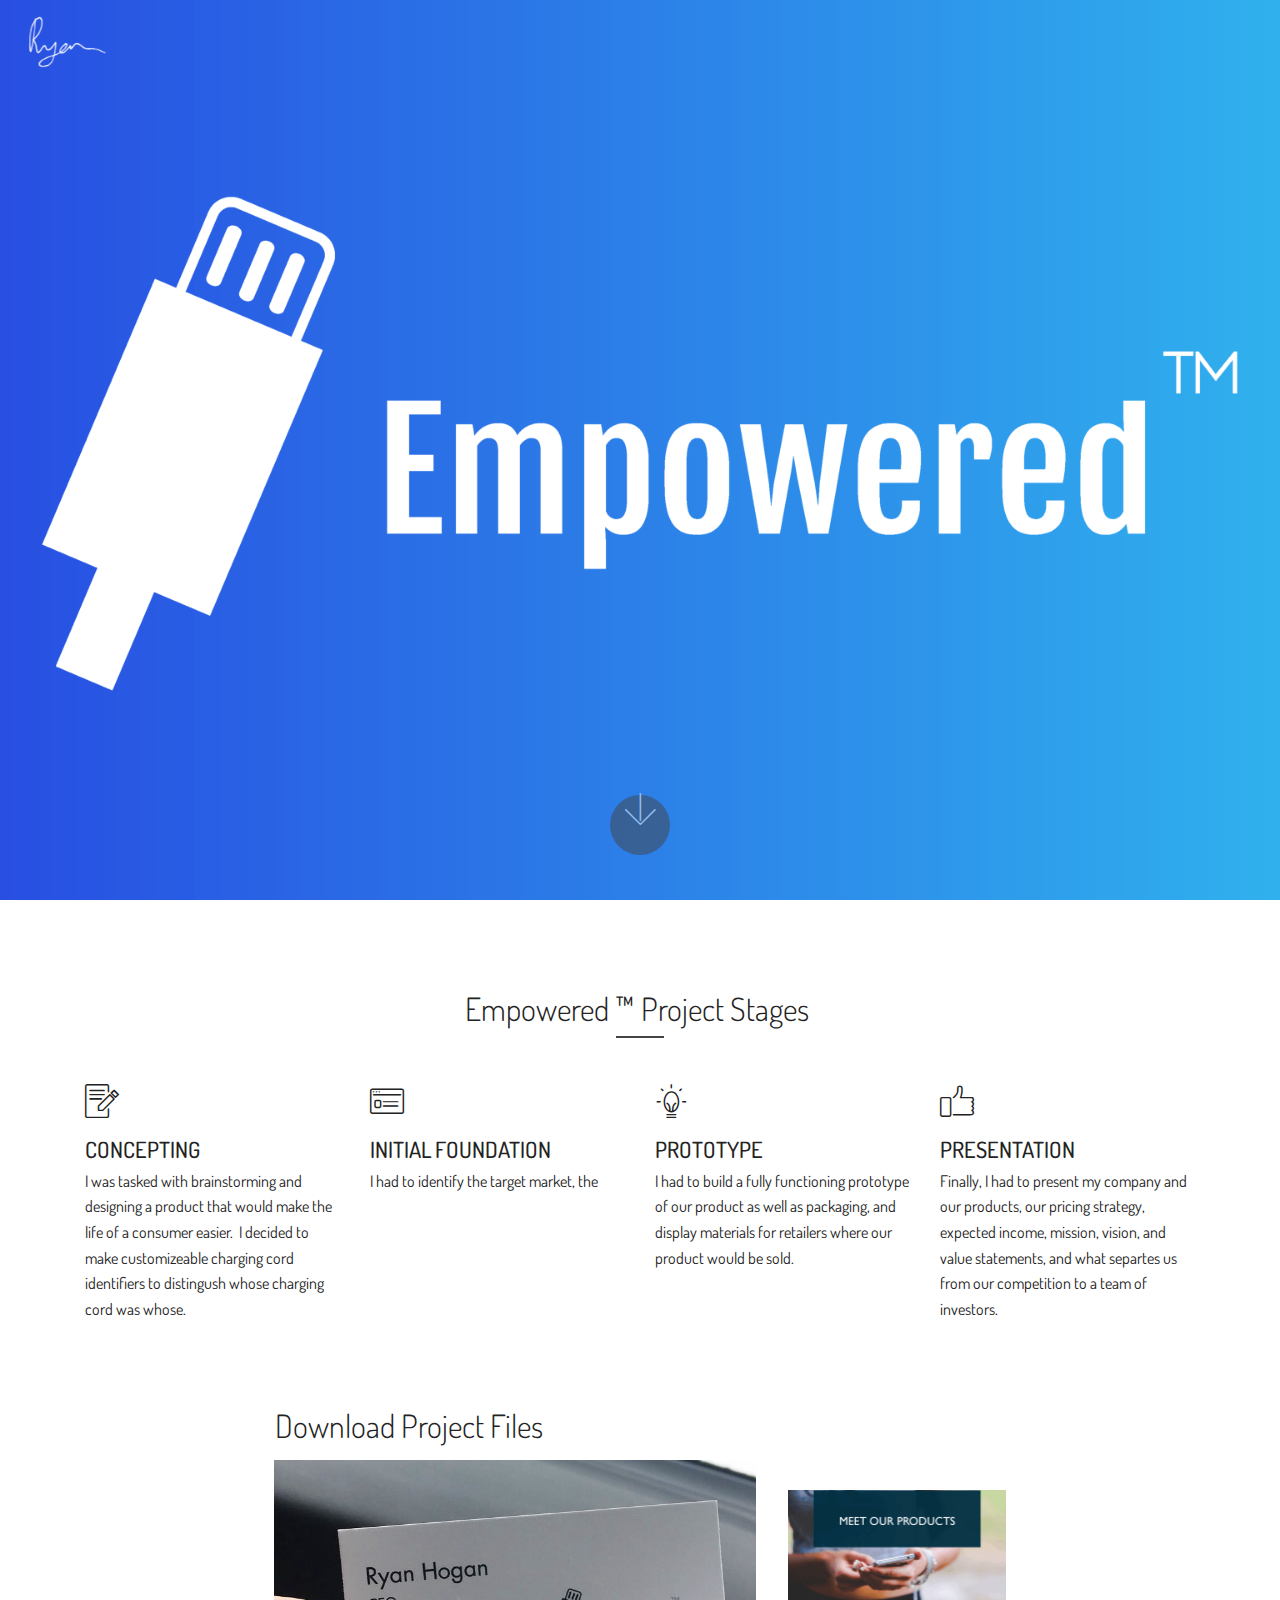
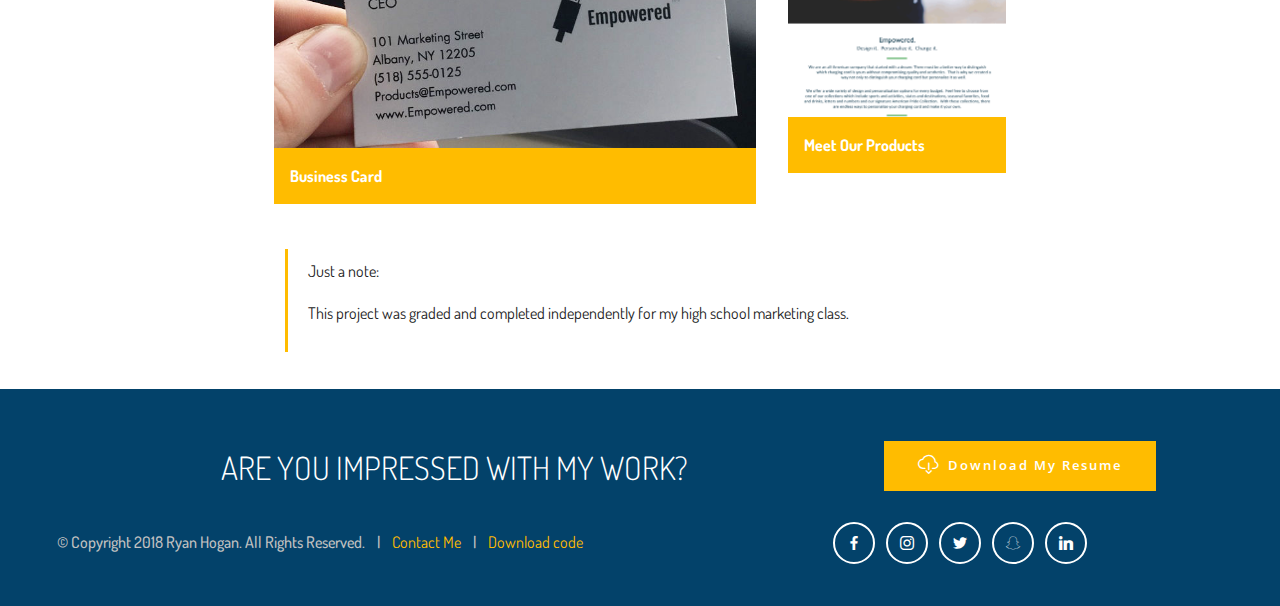
<file: Empowered.html>
<!DOCTYPE html>
<html >
<head>
  <!-- Site made with Mobirise Website Builder v4.8.1, https://mobirise.com -->
  <meta charset="UTF-8">
  <meta http-equiv="X-UA-Compatible" content="IE=edge">
  <meta name="generator" content="Mobirise v4.8.1, mobirise.com">
  <meta name="viewport" content="width=device-width, initial-scale=1, minimum-scale=1">
  <link rel="shortcut icon" href="assets/images/favicon-1024-1-128x128.png" type="image/x-icon">
  <meta name="description" content="A brief overview of The Empowered ™  project.">
  <title>Empowered</title>
  <link rel="stylesheet" href="assets/web/assets/mobirise-icons-bold/mobirise-icons-bold.css">
  <link rel="stylesheet" href="assets/web/assets/mobirise-icons/mobirise-icons.css">
  <link rel="stylesheet" href="assets/tether/tether.min.css">
  <link rel="stylesheet" href="assets/bootstrap/css/bootstrap.min.css">
  <link rel="stylesheet" href="assets/bootstrap/css/bootstrap-grid.min.css">
  <link rel="stylesheet" href="assets/bootstrap/css/bootstrap-reboot.min.css">
  <link rel="stylesheet" href="assets/socicon/css/styles.css">
  <link rel="stylesheet" href="assets/dropdown/css/style.css">
  <link rel="stylesheet" href="assets/theme/css/style.css">
  <link rel="stylesheet" href="assets/mobirise/css/mbr-additional.css" type="text/css">
  
  
  
</head>
<body>
  <section class="menu cid-r06afrzITe" once="menu" id="menu1-10">

    

    <nav class="navbar navbar-dropdown navbar-fixed-top collapsed">
        <div class="navbar-brand">
            <span class="navbar-logo">
                <a href="index.html">
                    <img src="assets/images/white-signature-7-250x155.png" alt="Mobirise" title="" style="height: 3.8rem;">
                </a>
            </span>
            
        </div>
        
      <div class="collapse navbar-collapse" id="navbarSupportedContent">
            <ul class="navbar-nav nav-dropdown" data-app-modern-menu="true">
                <li class="nav-item">
                    <a class="nav-link link text-white display-4" href="https://mobirise.com">
                        PORTFOLIO
                    </a>
                </li>
                <li class="nav-item">
                    <a class="nav-link link text-white display-4" href="https://mobirise.com">
                        WORKING PROCESS
                    </a>
                </li>
                <li class="nav-item">
                    <a class="nav-link link text-white display-4" href="https://mobirise.com">
                        ACHIEVEMENTS
                    </a>
                </li>
            </ul>
            <div class="navbar-buttons mbr-section-btn">
                <a class="btn btn-md btn-white display-4" href="https://mobirise.com">
                    CONTACT ME
                </a>
            </div>
      </div>
    </nav>
</section>

<section class="cid-r06afsDxSC mbr-fullscreen" id="header1-11">

    

    
    <div class="container text-center" data-stellar-background-ratio=".5">
      
    </div>
    <div class="mbr-arrow hidden-sm-down" aria-hidden="true">
        <a href="#next">
            <i class="mbri-down mbr-iconfont"></i>
        </a>
    </div>
</section>

<section class="cid-r06aftZgNR" id="features1-12">

    

    
    <div class="container">
        <h2 class="mbr-fonts-style mbr-section-title align-center display-2">Empowered ™ Project Stages&nbsp;</h2>
         <div class="underline align-center">
             <div class="line"></div>
         </div>

        

        <div class="row justify-content-center pt-5">
            <div class="col-md-6 row-item col-lg-3">
                <div class="card-img pb-3 align-left">
                    <span class="mbr-iconfont mbri-edit"></span>
                </div>
                <h4 class="mbr-fonts-style mbr-card-title display-5">CONCEPTING</h4>

                <p class="mbr-text mbr-fonts-style display-7">I was tasked with brainstorming and designing a product that would make the life of a consumer easier. &nbsp;I decided to make customizeable charging cord identifiers to distingush whose charging cord was whose.</p>
            </div>

            <div class="col-md-6 row-item col-lg-3">
                <div class="card-img pb-3 align-left">
                    <span class="mbr-iconfont mbri-sites"></span>
                </div>
                <h4 class="mbr-fonts-style mbr-card-title display-5">INITIAL FOUNDATION</h4>

                <p class="mbr-text mbr-fonts-style display-7">I had to identify the target market, the&nbsp;</p>
            </div>

            <div class="col-md-6 row-item col-lg-3">
                <div class="card-img pb-3 align-left">
                    <span class="mbr-iconfont mbri-idea"></span>
                </div>
                <h4 class="mbr-fonts-style mbr-card-title display-5">PROTOTYPE</h4>
                <p class="mbr-text mbr-fonts-style display-7">I had to build a fully functioning prototype of our product as well as packaging, and display materials for retailers where our product would be sold.&nbsp;</p>
            </div>

            <div class="col-md-6 row-item col-lg-3">
                <div class="card-img pb-3 align-left">
                    <span class="mbr-iconfont mbri-like"></span>
                </div>
                <h4 class="mbr-fonts-style mbr-card-title display-5">PRESENTATION</h4>
                <p class="mbr-text mbr-fonts-style display-7">Finally, I had to present my company and our products, our pricing strategy, expected income, mission, vision, and value statements, and what separtes us from our competition to a team of investors.</p>
            </div>
        </div>
    </div>
</section>

<section class="mbr-section content2 cid-r06afy41rE" id="content2-14">

    

    <div class="container">
        <div class="row justify-content-center">
            <div class="col-md-8 col-sm-12 text-section">
                
                <h1 class="mbr-fonts-style mbr-text align-left display-2">Download Project Files&nbsp;</h1>
            </div>
        </div>
    </div>
</section>

<section class="cid-r06afyti2v" id="image1-15">
    <!-- Block parameters controls (Blue "Gear" panel) -->
    
    <!-- End block parameters -->
    <div class="container images-container">
            <div class="media-container-row" style="width: 66%;">
                <div class="img-item item1" style="width: 225%;">
                    <img src="assets/images/img-4156-750x536.jpg" alt="" title="">
                    <div class="img-caption">
                        <p class="mbr-fonts-style align-left mbr-white mbr-bold display-7">
                            Business Card</p>
                    </div>
                </div>
                <div class="img-item">
                    <a href="assets/files/Empowered%20-%20Meet%20our%20Products.pdf"><img src="assets/images/empowered-meet-our-products-2018-03-05-15-06-56-438x567.png" alt="" title=""></a>
                    <div class="img-caption">
                        <p class="mbr-fonts-style align-left mbr-white mbr-bold display-7">
                            Meet Our Products</p>
                    </div>
                </div>
            </div>
    </div>
</section>

<section class="mbr-section article content1 cid-r06mxFX0KS" id="content1-19">

     

    <div class="container">
        <div class="media-container-row">
            <div class="mbr-text col-12 col-md-8 mbr-fonts-style display-7">
                <blockquote><p>Just a note:</p><p><span style="font-size: inherit;">This project was graded and completed independently for my high school marketing class. &nbsp;</span><br></p></blockquote>
                <span class="mbr-iconfont inactive mbri-quote-right right-top"></span>
            </div>
        </div>
    </div>
</section>

<section class="cid-r06afzlW0k" id="info1-16">

    

    
    <div class="container text-center">
        <div class="row justify-content-center">
            <div class="col-md-8 section">
                <div class="section-title">
                    <h3 class="mbr-fonts-style mbr-section-title display-2">ARE YOU IMPRESSED WITH MY WORK?</h3>
                </div>
            </div>
            <div class="col-md-4 mbr-section-btn"><a href="assets/files/Ryan Hogan Resume.pdf" class="btn btn-primary display-4"><span class="mbrib-download mbr-iconfont mbr-iconfont-btn"></span>
                    Download My Resume</a></div>
        </div>
    </div>
</section>

<section class="cid-r06afzXSrW" id="footer2-17">

    

    
       <div class="container-fluid text-center">
           <div class="row justify-content-center">
             <div class="col-md-6 col-sm-12">
                 <h3 class="inner-text mbr-fonts-style content-text display-7">© Copyright 2018 Ryan Hogan. All Rights Reserved. &nbsp; &nbsp;| &nbsp; &nbsp;<a href="page7.html">Contact Me</a>&nbsp; &nbsp; | &nbsp; &nbsp;<a href="assets/files/Ryan%20Hogan%20-%20Catcher%20Quotation%20Organizer.docx">Download code</a></h3>
             </div>
             <div class="social-media col-md-6 col-sm-12">
                  <ul>
                      <li>
                        <a class="icon-transition" href="https://www.facebook.com/ryan.hogan.7545">
                          <span class="mbr-iconfont socicon-facebook socicon"></span>
                        </a>
                      </li>
                      <li>
                        <a class="icon-transition" href="https://www.instagram.com/r_hogan67/">
                          <span class="mbr-iconfont socicon-instagram socicon"></span>
                        </a>
                      </li>
                      <li>
                        <a class="icon-transition" href="https://twitter.com/rhogan46">
                          <span class="mbr-iconfont socicon-twitter socicon"></span>
                        </a>
                      </li>
                      <li>
                        <a class="icon-transition" href="https://www.snapchat.com/add/hogan-ryan">
                          <span class="mbr-iconfont socicon-snapchat socicon"></span>
                        </a>
                      </li>
                      <li>
                        <a class="icon-transition" href="https://www.linkedin.com/in/ryanhoganj/">
                          <span class="mbr-iconfont socicon-linkedin socicon" style=""></span>
                        </a>
                      </li>
                   </ul>
              </div>
    </div>
       </div>

</section>


  <script src="assets/web/assets/jquery/jquery.min.js"></script>
  <script src="assets/tether/tether.min.js"></script>
  <script src="assets/popper/popper.min.js"></script>
  <script src="assets/bootstrap/js/bootstrap.min.js"></script>
  <script src="assets/smoothscroll/smooth-scroll.js"></script>
  <script src="assets/touchswipe/jquery.touch-swipe.min.js"></script>
  <script src="assets/sociallikes/social-likes.js"></script>
  <script src="assets/dropdown/js/script.min.js"></script>
  <script src="assets/theme/js/script.js"></script>
  
  
</body>
</html>
</file>
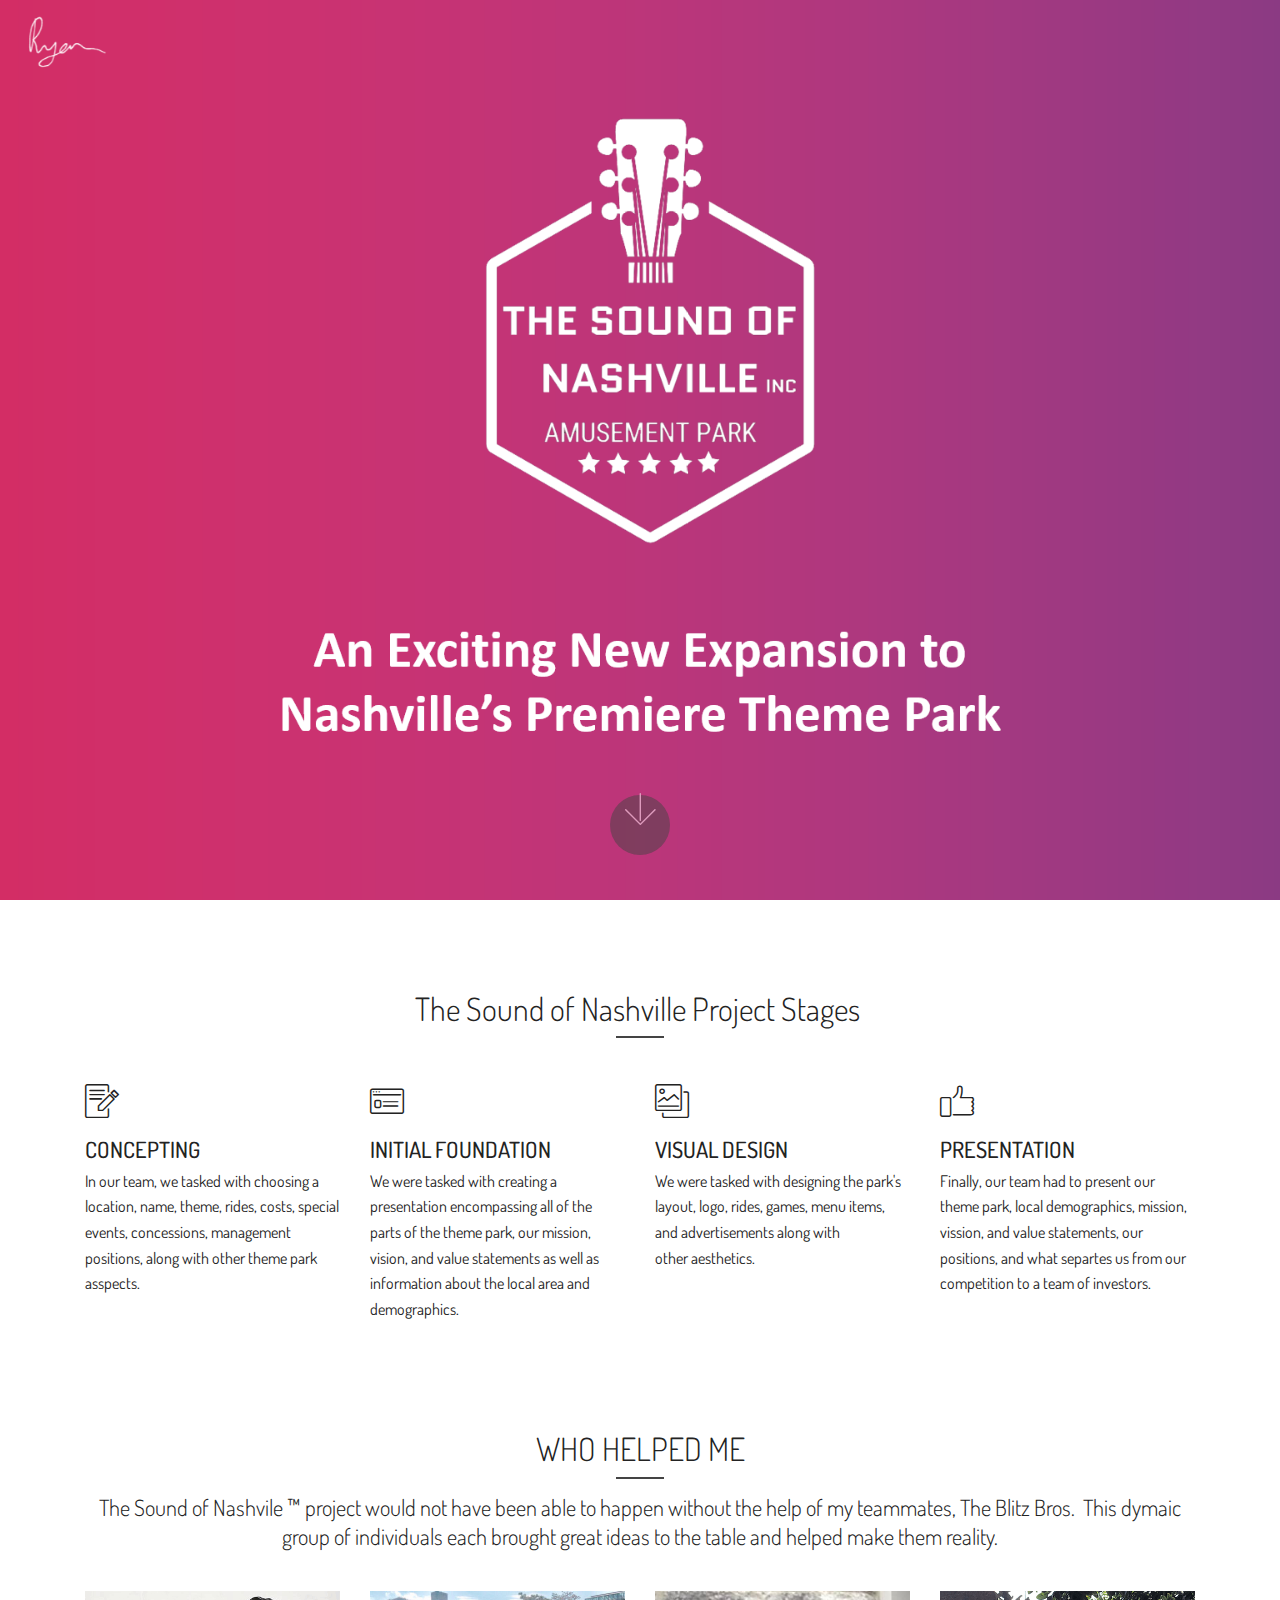
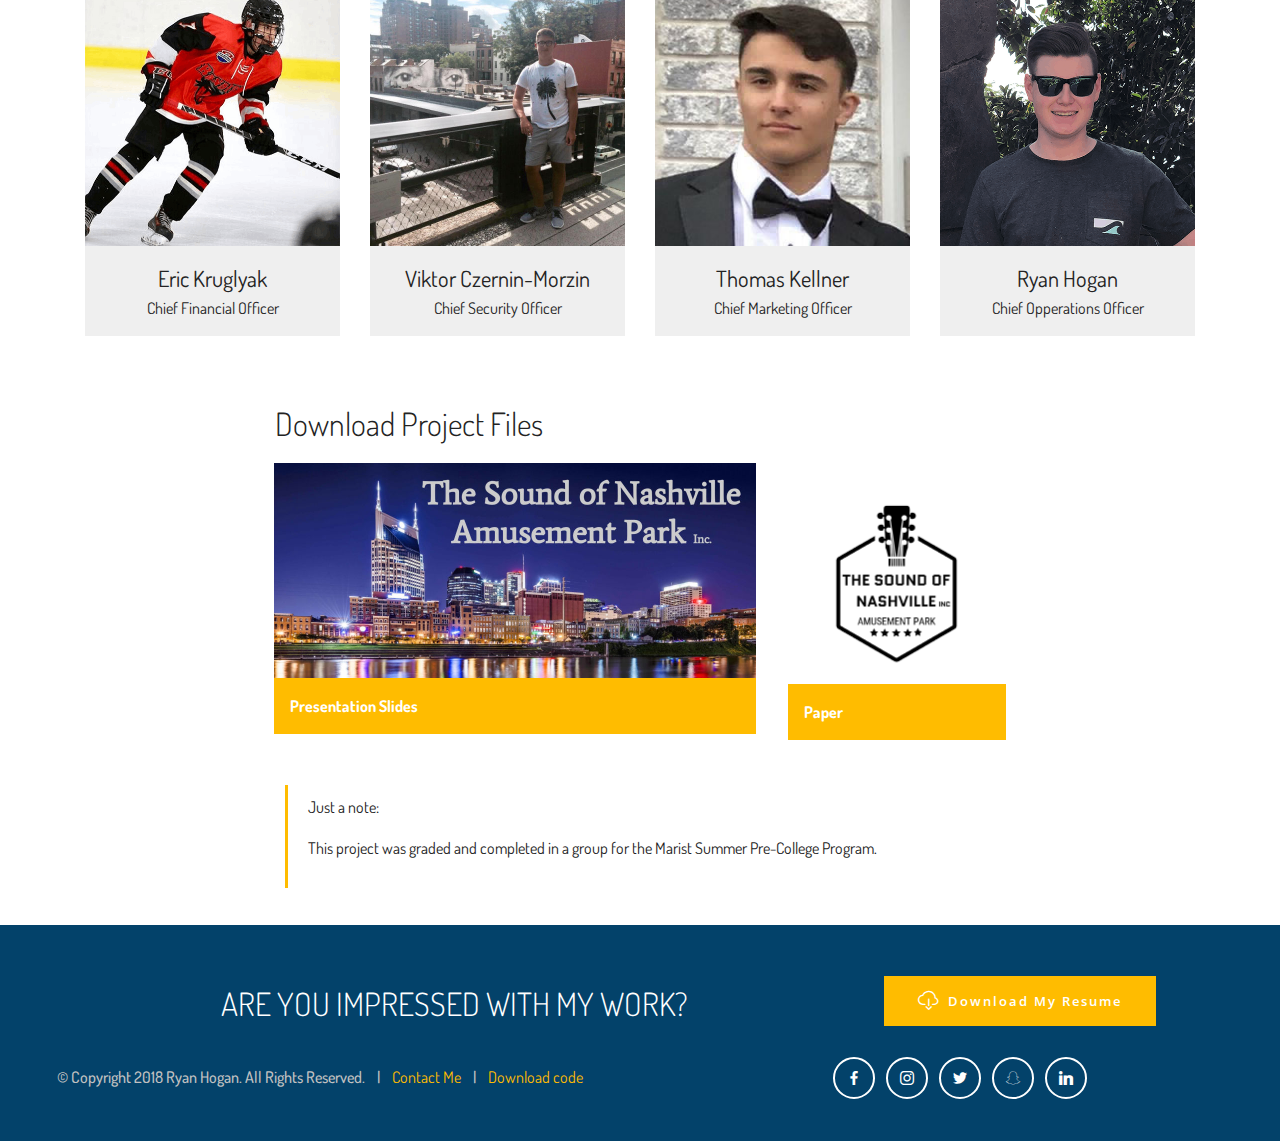
<file: Sound-of-Nashvile.html>
<!DOCTYPE html>
<html >
<head>
  <!-- Site made with Mobirise Website Builder v4.8.1, https://mobirise.com -->
  <meta charset="UTF-8">
  <meta http-equiv="X-UA-Compatible" content="IE=edge">
  <meta name="generator" content="Mobirise v4.8.1, mobirise.com">
  <meta name="viewport" content="width=device-width, initial-scale=1, minimum-scale=1">
  <link rel="shortcut icon" href="assets/images/favicon-1024-1-128x128.png" type="image/x-icon">
  <meta name="description" content="A brief overview of The Sound of Nashvile ™ Theme Park project.">
  <title>The Sound of Nashville</title>
  <link rel="stylesheet" href="assets/web/assets/mobirise-icons-bold/mobirise-icons-bold.css">
  <link rel="stylesheet" href="assets/web/assets/mobirise-icons/mobirise-icons.css">
  <link rel="stylesheet" href="assets/tether/tether.min.css">
  <link rel="stylesheet" href="assets/bootstrap/css/bootstrap.min.css">
  <link rel="stylesheet" href="assets/bootstrap/css/bootstrap-grid.min.css">
  <link rel="stylesheet" href="assets/bootstrap/css/bootstrap-reboot.min.css">
  <link rel="stylesheet" href="assets/dropdown/css/style.css">
  <link rel="stylesheet" href="assets/socicon/css/styles.css">
  <link rel="stylesheet" href="assets/theme/css/style.css">
  <link rel="stylesheet" href="assets/mobirise/css/mbr-additional.css" type="text/css">
  
  
  
</head>
<body>
  <section class="menu cid-qZZYTXelqy" once="menu" id="menu1-a">

    

    <nav class="navbar navbar-dropdown navbar-fixed-top collapsed">
        <div class="navbar-brand">
            <span class="navbar-logo">
                <a href="index.html">
                    <img src="assets/images/white-signature-7-250x155.png" alt="Mobirise" title="" style="height: 3.8rem;">
                </a>
            </span>
            
        </div>
        
      <div class="collapse navbar-collapse" id="navbarSupportedContent">
            <ul class="navbar-nav nav-dropdown" data-app-modern-menu="true">
                <li class="nav-item">
                    <a class="nav-link link text-white display-4" href="https://mobirise.com">
                        PORTFOLIO
                    </a>
                </li>
                <li class="nav-item">
                    <a class="nav-link link text-white display-4" href="https://mobirise.com">
                        WORKING PROCESS
                    </a>
                </li>
                <li class="nav-item">
                    <a class="nav-link link text-white display-4" href="https://mobirise.com">
                        ACHIEVEMENTS
                    </a>
                </li>
            </ul>
            <div class="navbar-buttons mbr-section-btn">
                <a class="btn btn-md btn-white display-4" href="https://mobirise.com">
                    CONTACT ME
                </a>
            </div>
      </div>
    </nav>
</section>

<section class="cid-r04I4mGSHW mbr-fullscreen mbr-parallax-background" id="header1-t">

    

    
    <div class="container text-center" data-stellar-background-ratio=".5">
      
    </div>
    <div class="mbr-arrow hidden-sm-down" aria-hidden="true">
        <a href="#next">
            <i class="mbri-down mbr-iconfont"></i>
        </a>
    </div>
</section>

<section class="cid-r04K3COj51" id="features1-u">

    

    
    <div class="container">
        <h2 class="mbr-fonts-style mbr-section-title align-center display-2">The Sound of Nashville Project Stages&nbsp;</h2>
         <div class="underline align-center">
             <div class="line"></div>
         </div>

        

        <div class="row justify-content-center pt-5">
            <div class="col-md-6 row-item col-lg-3">
                <div class="card-img pb-3 align-left">
                    <span class="mbr-iconfont mbri-edit"></span>
                </div>
                <h4 class="mbr-fonts-style mbr-card-title display-5">CONCEPTING</h4>

                <p class="mbr-text mbr-fonts-style display-7">In our team, we tasked with choosing a location, name, theme, rides, costs, special events, concessions, management positions, along with other theme park asspects.</p>
            </div>

            <div class="col-md-6 row-item col-lg-3">
                <div class="card-img pb-3 align-left">
                    <span class="mbr-iconfont mbri-sites"></span>
                </div>
                <h4 class="mbr-fonts-style mbr-card-title display-5">INITIAL FOUNDATION</h4>

                <p class="mbr-text mbr-fonts-style display-7">We were tasked with creating a presentation encompassing all of the parts of the theme park, our mission, vision, and value statements as well as information about the local area and demographics.</p>
            </div>

            <div class="col-md-6 row-item col-lg-3">
                <div class="card-img pb-3 align-left">
                    <span class="mbr-iconfont mbri-photos"></span>
                </div>
                <h4 class="mbr-fonts-style mbr-card-title display-5">VISUAL DESIGN</h4>
                <p class="mbr-text mbr-fonts-style display-7">We were tasked with designing the park's layout, logo, rides, games, menu items, and advertisements along with other&nbsp;aesthetics.</p>
            </div>

            <div class="col-md-6 row-item col-lg-3">
                <div class="card-img pb-3 align-left">
                    <span class="mbr-iconfont mbri-like"></span>
                </div>
                <h4 class="mbr-fonts-style mbr-card-title display-5">PRESENTATION</h4>
                <p class="mbr-text mbr-fonts-style display-7">Finally, our team had to present our theme park, local demographics, mission, vission, and value statements, our positions, and what separtes us from our competition to a team of investors.</p>
            </div>
        </div>
    </div>
</section>

<section class="features4 cid-r04CIXNm91" id="features4-q">
    
    
    
    <div class="container align-center">
        <h2 class="mbr-fonts-style mbr-section-title display-2">
            WHO HELPED ME
        </h2>
        <div class="underline">
             <div class="line"></div>
         </div>
        <h3 class="pt-3 mbr-section-subtitle mbr-fonts-style mbr-light display-5">
            The Sound of Nashvile ™ project would not have been able to happen without the help of my teammates, The Blitz Bros. &nbsp;This dymaic group of individuals each brought great ideas to the table and helped make them reality.</h3>
        <div class="row media-row">
            

            

            

            
        <div class="team-item col-lg-3 col-md-6  flip-card">
                <div class="item-image">
                    <img src="assets/images/eric-500x500.png" alt="" title="">
                    
                </div>
                <div class="item-caption py-3">
                    <div class="item-name px-2">
                        <p class="mbr-fonts-style display-5">
                           Eric Kruglyak</p>
                    </div>
                    <div class="item-role px-2">
                        <p>Chief Financial Officer</p>
                    </div>
                </div>
            </div><div class="team-item col-lg-3 col-md-6  flip-card">
                <div class="item-image">
                    <img src="assets/images/14937445-693553357474637-5045827660357933025-n-510x510.jpg" alt="" title="">
                    
                </div>
                <div class="item-caption py-3">
                    <div class="item-name px-2">
                        <p class="mbr-fonts-style display-5">
                           Viktor Czernin-Morzin</p>
                    </div>
                    <div class="item-role px-2">
                        <p>Chief Security Officer</p>
                    </div>
                </div>
            </div><div class="team-item col-lg-3 col-md-6  flip-card">
                <div class="item-image">
                    <img src="assets/images/31169129-440423473070108-1836672605843619840-n-320x320.jpg" alt="" title="">
                    
                </div>
                <div class="item-caption py-3">
                    <div class="item-name px-2">
                        <p class="mbr-fonts-style display-5">Thomas Kellner</p>
                    </div>
                    <div class="item-role px-2">
                        <p>Chief Marketing Officer</p>
                    </div>
                </div>
            </div><div class="team-item col-lg-3 col-md-6  flip-card">
                <div class="item-image">
                    <img src="assets/images/ryan-500x500.png" alt="" title="">
                    
                </div>
                <div class="item-caption py-3">
                    <div class="item-name px-2">
                        <p class="mbr-fonts-style display-5">
                           Ryan Hogan</p>
                    </div>
                    <div class="item-role px-2">
                        <p>Chief Opperations Officer</p>
                    </div>
                </div>
            </div></div>    
    </div>
</section>

<section class="mbr-section content2 cid-r04FMF8EdD" id="content2-r">

    

    <div class="container">
        <div class="row justify-content-center">
            <div class="col-md-8 col-sm-12 text-section">
                
                <h1 class="mbr-fonts-style mbr-text align-left display-2">Download Project Files&nbsp;</h1>
            </div>
        </div>
    </div>
</section>

<section class="cid-r04CChkChE" id="image1-p">
    <!-- Block parameters controls (Blue "Gear" panel) -->
    
    <!-- End block parameters -->
    <div class="container images-container">
            <div class="media-container-row" style="width: 66%;">
                <div class="img-item item1" style="width: 225%;">
                    <a href="assets/files/The%20Sound%20of%20Nashville.pdf"><img src="assets/images/sound-of-nashville-slides-964x542.jpg" alt="" title=""></a>
                    <div class="img-caption">
                        <p class="mbr-fonts-style align-left mbr-white mbr-bold display-7">
                            Presentation Slides</p>
                    </div>
                </div>
                <div class="img-item">
                    <a href="assets/files/Download%20File.pdf"><img src="assets/images/son-1-438x567.png" alt="" title=""></a>
                    <div class="img-caption">
                        <p class="mbr-fonts-style align-left mbr-white mbr-bold display-7">
                            Paper</p>
                    </div>
                </div>
            </div>
    </div>
</section>

<section class="mbr-section article content1 cid-r06nC6UrZ4" id="content1-1a">

     

    <div class="container">
        <div class="media-container-row">
            <div class="mbr-text col-12 col-md-8 mbr-fonts-style display-7">
                <blockquote><p>Just a note:</p><p><span style="font-size: inherit;">This project was graded and completed in a group for the Marist Summer Pre-College Program.</span><br></p></blockquote>
                <span class="mbr-iconfont inactive mbri-quote-right right-top"></span>
            </div>
        </div>
    </div>
</section>

<section class="cid-r04P56QpP5" id="info1-v">

    

    
    <div class="container text-center">
        <div class="row justify-content-center">
            <div class="col-md-8 section">
                <div class="section-title">
                    <h3 class="mbr-fonts-style mbr-section-title display-2">ARE YOU IMPRESSED WITH MY WORK?</h3>
                </div>
            </div>
            <div class="col-md-4 mbr-section-btn"><a href="assets/files/Ryan Hogan Resume.pdf" class="btn btn-primary display-4"><span class="mbrib-download mbr-iconfont mbr-iconfont-btn"></span>
                    Download My Resume</a></div>
        </div>
    </div>
</section>

<section class="cid-r04P6mPDI3" id="footer2-w">

    

    
       <div class="container-fluid text-center">
           <div class="row justify-content-center">
             <div class="col-md-6 col-sm-12">
                 <h3 class="inner-text mbr-fonts-style content-text display-7">© Copyright 2018 Ryan Hogan. All Rights Reserved. &nbsp; &nbsp;| &nbsp; &nbsp;<a href="page7.html">Contact Me</a>&nbsp; &nbsp; | &nbsp; &nbsp;<a href="assets/files/Ryan%20Hogan%20-%20Catcher%20Quotation%20Organizer.docx">Download code</a></h3>
             </div>
             <div class="social-media col-md-6 col-sm-12">
                  <ul>
                      <li>
                        <a class="icon-transition" href="https://www.facebook.com/ryan.hogan.7545">
                          <span class="mbr-iconfont socicon-facebook socicon"></span>
                        </a>
                      </li>
                      <li>
                        <a class="icon-transition" href="https://www.instagram.com/r_hogan67/">
                          <span class="mbr-iconfont socicon-instagram socicon"></span>
                        </a>
                      </li>
                      <li>
                        <a class="icon-transition" href="https://twitter.com/rhogan46">
                          <span class="mbr-iconfont socicon-twitter socicon"></span>
                        </a>
                      </li>
                      <li>
                        <a class="icon-transition" href="https://www.snapchat.com/add/hogan-ryan">
                          <span class="mbr-iconfont socicon-snapchat socicon"></span>
                        </a>
                      </li>
                      <li>
                        <a class="icon-transition" href="https://www.linkedin.com/in/ryanhoganj/">
                          <span class="mbr-iconfont socicon-linkedin socicon" style=""></span>
                        </a>
                      </li>
                   </ul>
              </div>
    </div>
       </div>

</section>


  <script src="assets/web/assets/jquery/jquery.min.js"></script>
  <script src="assets/tether/tether.min.js"></script>
  <script src="assets/popper/popper.min.js"></script>
  <script src="assets/bootstrap/js/bootstrap.min.js"></script>
  <script src="assets/dropdown/js/script.min.js"></script>
  <script src="assets/touchswipe/jquery.touch-swipe.min.js"></script>
  <script src="assets/smoothscroll/smooth-scroll.js"></script>
  <script src="assets/mbr-flip-card/mbr-flip-card.js"></script>
  <script src="assets/sociallikes/social-likes.js"></script>
  <script src="assets/parallax/jarallax.min.js"></script>
  <script src="assets/theme/js/script.js"></script>
  
  
</body>
</html>
</file>
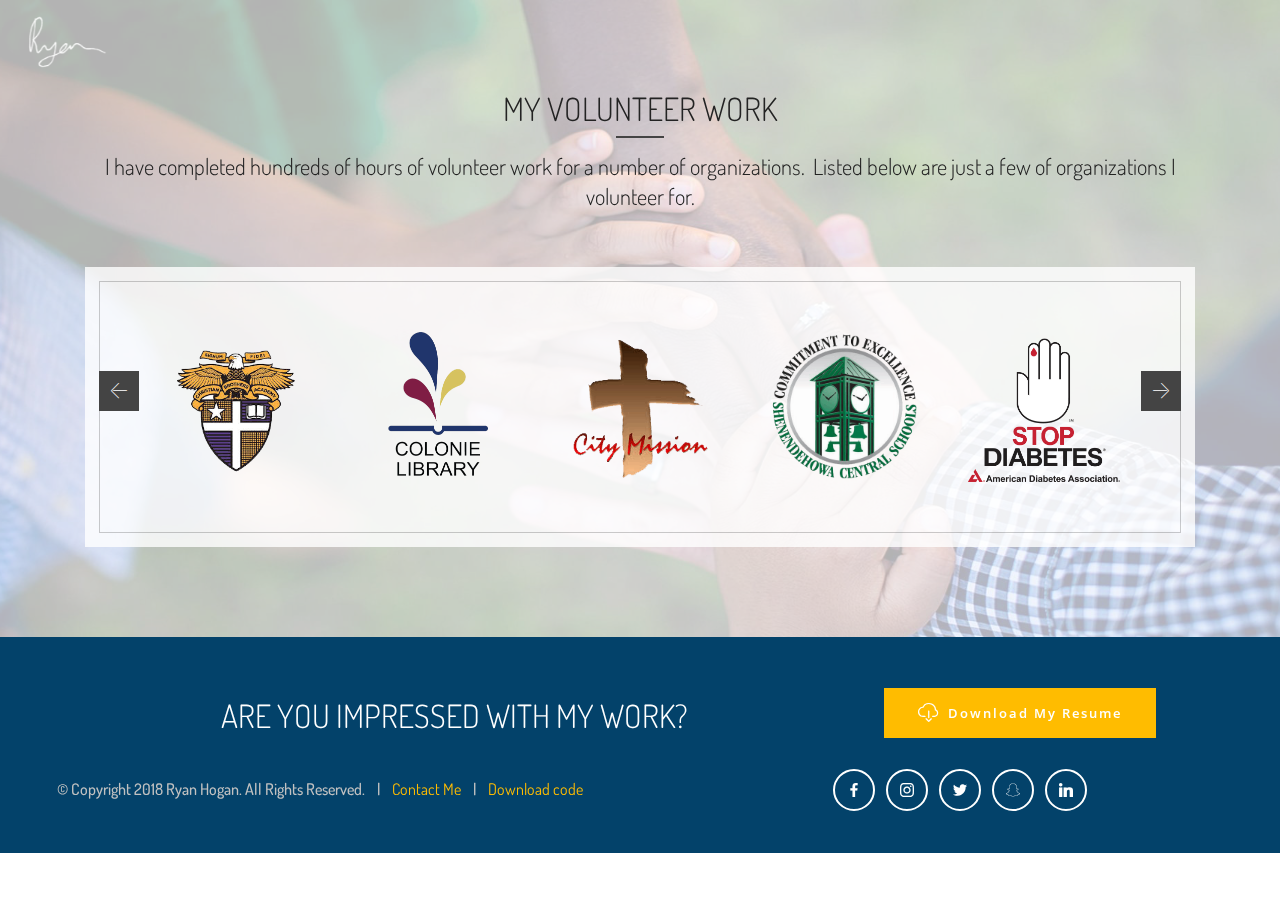
<file: Volunteering.html>
<!DOCTYPE html>
<html >
<head>
  <!-- Site made with Mobirise Website Builder v4.8.1, https://mobirise.com -->
  <meta charset="UTF-8">
  <meta http-equiv="X-UA-Compatible" content="IE=edge">
  <meta name="generator" content="Mobirise v4.8.1, mobirise.com">
  <meta name="viewport" content="width=device-width, initial-scale=1, minimum-scale=1">
  <link rel="shortcut icon" href="assets/images/favicon-1024-1-128x128.png" type="image/x-icon">
  <meta name="description" content="A brief over of Ryan Hogan's volenteering projects.">
  <title>Volunteering</title>
  <link rel="stylesheet" href="assets/web/assets/mobirise-icons-bold/mobirise-icons-bold.css">
  <link rel="stylesheet" href="assets/web/assets/mobirise-icons/mobirise-icons.css">
  <link rel="stylesheet" href="assets/tether/tether.min.css">
  <link rel="stylesheet" href="assets/bootstrap/css/bootstrap.min.css">
  <link rel="stylesheet" href="assets/bootstrap/css/bootstrap-grid.min.css">
  <link rel="stylesheet" href="assets/bootstrap/css/bootstrap-reboot.min.css">
  <link rel="stylesheet" href="assets/dropdown/css/style.css">
  <link rel="stylesheet" href="assets/socicon/css/styles.css">
  <link rel="stylesheet" href="assets/theme/css/style.css">
  <link rel="stylesheet" href="assets/mobirise/css/mbr-additional.css" type="text/css">
  
  
  
</head>
<body>
  <section class="menu cid-qZZYTXelqy" once="menu" id="menu1-e">

    

    <nav class="navbar navbar-dropdown navbar-fixed-top collapsed">
        <div class="navbar-brand">
            <span class="navbar-logo">
                <a href="index.html">
                    <img src="assets/images/white-signature-7-250x155.png" alt="Mobirise" title="" style="height: 3.8rem;">
                </a>
            </span>
            
        </div>
        
      <div class="collapse navbar-collapse" id="navbarSupportedContent">
            <ul class="navbar-nav nav-dropdown" data-app-modern-menu="true">
                <li class="nav-item">
                    <a class="nav-link link text-white display-4" href="https://mobirise.com">
                        PORTFOLIO
                    </a>
                </li>
                <li class="nav-item">
                    <a class="nav-link link text-white display-4" href="https://mobirise.com">
                        WORKING PROCESS
                    </a>
                </li>
                <li class="nav-item">
                    <a class="nav-link link text-white display-4" href="https://mobirise.com">
                        ACHIEVEMENTS
                    </a>
                </li>
            </ul>
            <div class="navbar-buttons mbr-section-btn">
                <a class="btn btn-md btn-white display-4" href="https://mobirise.com">
                    CONTACT ME
                </a>
            </div>
      </div>
    </nav>
</section>

<section class="clients cid-r04liG8EUX mbr-parallax-background" id="clients1-m">
      

    <div class="mbr-overlay" style="opacity: 0.7; background-color: rgb(255, 255, 255);">
    </div>
    <div class="container mb-5">
        <div class="media-container-row">
            <div class="col-12 align-center">
                <h2 class="mbr-section-title mbr-fonts-style display-2">
                    MY VOLUNTEER WORK</h2>
                 <div class="underline align-center">
                     <div class="line"></div>
                 </div>
                <h3 class="mbr-section-subtitle mbr-light mbr-fonts-style pt-3 display-5">
                    I have completed hundreds of hours of volunteer work for a number of organizations. &nbsp;Listed below are just a few of organizations I volunteer for.</h3>
            </div>
        </div>
    </div>

    <div class="container">
        <div class="carousel slide" data-ride="carousel" role="listbox">
            <div class="slider-clients">
                <div class="carousel-inner" data-visible="5">
                    
                    
                    
                    
                    
                <div class="carousel-item ">
                        <div class="media-container-row">
                            <div class="col-md-12">
                                <div class="wrap-img ">
                                    <img src="assets/images/download-203x249.png" class="img-responsive clients-img" alt="" title="">
                                </div>
                            </div>
                        </div>
                    </div><div class="carousel-item ">
                        <div class="media-container-row">
                            <div class="col-md-12">
                                <div class="wrap-img ">
                                    <img src="assets/images/colonei-398x600.png" class="img-responsive clients-img" alt="" title="">
                                </div>
                            </div>
                        </div>
                    </div><div class="carousel-item ">
                        <div class="media-container-row">
                            <div class="col-md-12">
                                <div class="wrap-img ">
                                    <img src="assets/images/city-mission-225x225.png" class="img-responsive clients-img" alt="" title="">
                                </div>
                            </div>
                        </div>
                    </div><div class="carousel-item ">
                        <div class="media-container-row">
                            <div class="col-md-12">
                                <div class="wrap-img ">
                                    <img src="assets/images/nynsaljj-400x400-400x400.png" class="img-responsive clients-img" alt="" title="">
                                </div>
                            </div>
                        </div>
                    </div><div class="carousel-item ">
                        <div class="media-container-row">
                            <div class="col-md-12">
                                <div class="wrap-img ">
                                    <img src="assets/images/together-we-can-logo31-2399x2360.png" class="img-responsive clients-img" alt="" title="">
                                </div>
                            </div>
                        </div>
                    </div></div>
            </div>
        </div>
        <div class="carousel-controls">
            <a data-app-prevent-settings="" class="carousel-control carousel-control-prev" role="button" data-slide="prev">
                <span aria-hidden="true" class="mbri-left mbr-iconfont"></span>
                <span class="sr-only">Previous</span>
            </a>
            <a data-app-prevent-settings="" class="carousel-control carousel-control-next" role="button" data-slide="next">
                <span aria-hidden="true" class="mbri-right mbr-iconfont"></span>
                <span class="sr-only">Next</span>
            </a>
        </div>
    </div>
</section>

<section class="cid-r04llm2aLp" id="info1-n">

    

    
    <div class="container text-center">
        <div class="row justify-content-center">
            <div class="col-md-8 section">
                <div class="section-title">
                    <h3 class="mbr-fonts-style mbr-section-title display-2">ARE YOU IMPRESSED WITH MY WORK?</h3>
                </div>
            </div>
            <div class="col-md-4 mbr-section-btn"><a href="assets/files/Ryan Hogan Resume.pdf" class="btn btn-primary display-4"><span class="mbrib-download mbr-iconfont mbr-iconfont-btn"></span>
                    Download My Resume</a></div>
        </div>
    </div>
</section>

<section class="cid-r04lmBEiYJ" id="footer2-o">

    

    
       <div class="container-fluid text-center">
           <div class="row justify-content-center">
             <div class="col-md-6 col-sm-12">
                 <h3 class="inner-text mbr-fonts-style content-text display-7">© Copyright 2018 Ryan Hogan. All Rights Reserved. &nbsp; &nbsp;| &nbsp; &nbsp;<a href="page7.html">Contact Me</a>&nbsp; &nbsp; | &nbsp; &nbsp;<a href="assets/files/Ryan%20Hogan%20-%20Catcher%20Quotation%20Organizer.docx">Download code</a></h3>
             </div>
             <div class="social-media col-md-6 col-sm-12">
                  <ul>
                      <li>
                        <a class="icon-transition" href="https://www.facebook.com/ryan.hogan.7545">
                          <span class="mbr-iconfont socicon-facebook socicon"></span>
                        </a>
                      </li>
                      <li>
                        <a class="icon-transition" href="https://www.instagram.com/r_hogan67/">
                          <span class="mbr-iconfont socicon-instagram socicon"></span>
                        </a>
                      </li>
                      <li>
                        <a class="icon-transition" href="https://twitter.com/rhogan46">
                          <span class="mbr-iconfont socicon-twitter socicon"></span>
                        </a>
                      </li>
                      <li>
                        <a class="icon-transition" href="https://www.snapchat.com/add/hogan-ryan">
                          <span class="mbr-iconfont socicon-snapchat socicon"></span>
                        </a>
                      </li>
                      <li>
                        <a class="icon-transition" href="https://www.linkedin.com/in/ryanhoganj/">
                          <span class="mbr-iconfont socicon-linkedin socicon" style=""></span>
                        </a>
                      </li>
                   </ul>
              </div>
    </div>
       </div>

</section>


  <script src="assets/web/assets/jquery/jquery.min.js"></script>
  <script src="assets/tether/tether.min.js"></script>
  <script src="assets/popper/popper.min.js"></script>
  <script src="assets/bootstrap/js/bootstrap.min.js"></script>
  <script src="assets/dropdown/js/script.min.js"></script>
  <script src="assets/touchswipe/jquery.touch-swipe.min.js"></script>
  <script src="assets/bootstrapcarouselswipe/bootstrap-carousel-swipe.js"></script>
  <script src="assets/smoothscroll/smooth-scroll.js"></script>
  <script src="assets/parallax/jarallax.min.js"></script>
  <script src="assets/sociallikes/social-likes.js"></script>
  <script src="assets/mbr-clients-slider/mbr-clients-slider.js"></script>
  <script src="assets/theme/js/script.js"></script>
  
  
</body>
</html>
</file>
<file: assets/web/assets/mobirise-icons-bold/mobirise-icons-bold.css>
@font-face {
  font-family: 'mobirise-icons-bold';
  src:  url('mobirise-icons-bold.eot?m1l4yr');
  src:  url('mobirise-icons-bold.eot?m1l4yr#iefix') format('embedded-opentype'),
    url('mobirise-icons-bold.ttf?m1l4yr') format('truetype'),
    url('mobirise-icons-bold.woff?m1l4yr') format('woff'),
    url('mobirise-icons-bold.svg?m1l4yr#mobirise-icons-bold') format('svg');
  font-weight: normal;
  font-style: normal;
}

[class^="mbrib-"], [class*="mbrib-"] {
  /* use !important to prevent issues with browser extensions that change fonts */
  font-family: 'mobirise-icons-bold' !important;
  speak: none;
  font-style: normal;
  font-weight: normal;
  font-variant: normal;
  text-transform: none;
  line-height: 1;

  /* Better Font Rendering =========== */
  -webkit-font-smoothing: antialiased;
  -moz-osx-font-smoothing: grayscale;
}

.mbrib-add-submenu:before {
  content: "\e900";
}
.mbrib-alert:before {
  content: "\e901";
}
.mbrib-align-center:before {
  content: "\e902";
}
.mbrib-align-justify:before {
  content: "\e903";
}
.mbrib-align-left:before {
  content: "\e904";
}
.mbrib-align-right:before {
  content: "\e905";
}
.mbrib-android:before {
  content: "\e906";
}
.mbrib-apple:before {
  content: "\e907";
}
.mbrib-arrow-down:before {
  content: "\e908";
}
.mbrib-arrow-next:before {
  content: "\e909";
}
.mbrib-arrow-prev:before {
  content: "\e90a";
}
.mbrib-arrow-up:before {
  content: "\e90b";
}
.mbrib-bold:before {
  content: "\e90c";
}
.mbrib-bookmark:before {
  content: "\e90d";
}
.mbrib-bootstrap:before {
  content: "\e90e";
}
.mbrib-briefcase:before {
  content: "\e90f";
}
.mbrib-browse:before {
  content: "\e910";
}
.mbrib-bulleted-list:before {
  content: "\e911";
}
.mbrib-calendar:before {
  content: "\e912";
}
.mbrib-camera:before {
  content: "\e913";
}
.mbrib-cart-add:before {
  content: "\e914";
}
.mbrib-cart-full:before {
  content: "\e915";
}
.mbrib-cash:before {
  content: "\e916";
}
.mbrib-change-style:before {
  content: "\e917";
}
.mbrib-chat:before {
  content: "\e918";
}
.mbrib-clock:before {
  content: "\e919";
}
.mbrib-close:before {
  content: "\e91a";
}
.mbrib-cloud:before {
  content: "\e91b";
}
.mbrib-code:before {
  content: "\e91c";
}
.mbrib-contact-form:before {
  content: "\e91d";
}
.mbrib-credit-card:before {
  content: "\e91e";
}
.mbrib-cursor-click:before {
  content: "\e91f";
}
.mbrib-cust-feedback:before {
  content: "\e920";
}
.mbrib-database:before {
  content: "\e921";
}
.mbrib-delivery:before {
  content: "\e922";
}
.mbrib-desktop:before {
  content: "\e923";
}
.mbrib-devices:before {
  content: "\e924";
}
.mbrib-down:before {
  content: "\e925";
}
.mbrib-download:before {
  content: "\e926";
}
.mbrib-drag-n-drop:before {
  content: "\e927";
}
.mbrib-drag-n-drop2:before {
  content: "\e928";
}
.mbrib-edit:before {
  content: "\e929";
}
.mbrib-edit2:before {
  content: "\e92a";
}
.mbrib-error:before {
  content: "\e92b";
}
.mbrib-extension:before {
  content: "\e92c";
}
.mbrib-features:before {
  content: "\e92d";
}
.mbrib-file:before {
  content: "\e92e";
}
.mbrib-flag:before {
  content: "\e92f";
}
.mbrib-folder:before {
  content: "\e930";
}
.mbrib-gift:before {
  content: "\e931";
}
.mbrib-github:before {
  content: "\e932";
}
.mbrib-globe-2:before {
  content: "\e933";
}
.mbrib-globe:before {
  content: "\e934";
}
.mbrib-growing-chart:before {
  content: "\e935";
}
.mbrib-hearth:before {
  content: "\e936";
}
.mbrib-help:before {
  content: "\e937";
}
.mbrib-home:before {
  content: "\e938";
}
.mbrib-hot-cup:before {
  content: "\e939";
}
.mbrib-idea:before {
  content: "\e93a";
}
.mbrib-image-gallery:before {
  content: "\e93b";
}
.mbrib-image-slider:before {
  content: "\e93c";
}
.mbrib-info:before {
  content: "\e93d";
}
.mbrib-italic:before {
  content: "\e93e";
}
.mbrib-key:before {
  content: "\e93f";
}
.mbrib-laptop:before {
  content: "\e940";
}
.mbrib-layers:before {
  content: "\e941";
}
.mbrib-left-right:before {
  content: "\e942";
}
.mbrib-left:before {
  content: "\e943";
}
.mbrib-letter:before {
  content: "\e944";
}
.mbrib-like:before {
  content: "\e945";
}
.mbrib-link:before {
  content: "\e946";
}
.mbrib-lock:before {
  content: "\e947";
}
.mbrib-login:before {
  content: "\e948";
}
.mbrib-logout:before {
  content: "\e949";
}
.mbrib-magic-stick:before {
  content: "\e94a";
}
.mbrib-map-pin:before {
  content: "\e94b";
}
.mbrib-menu:before {
  content: "\e94c";
}
.mbrib-mobile:before {
  content: "\e94d";
}
.mbrib-mobile2:before {
  content: "\e94e";
}
.mbrib-mobirise:before {
  content: "\e94f";
}
.mbrib-more-horizontal:before {
  content: "\e950";
}
.mbrib-more-vertical:before {
  content: "\e951";
}
.mbrib-music:before {
  content: "\e952";
}
.mbrib-new-file:before {
  content: "\e953";
}
.mbrib-numbered-list:before {
  content: "\e954";
}
.mbrib-opened-folder:before {
  content: "\e955";
}
.mbrib-pages:before {
  content: "\e956";
}
.mbrib-paper-plane:before {
  content: "\e957";
}
.mbrib-paperclip:before {
  content: "\e958";
}
.mbrib-photo:before {
  content: "\e959";
}
.mbrib-photos:before {
  content: "\e95a";
}
.mbrib-pin:before {
  content: "\e95b";
}
.mbrib-play:before {
  content: "\e95c";
}
.mbrib-plus:before {
  content: "\e95d";
}
.mbrib-preview:before {
  content: "\e95e";
}
.mbrib-print:before {
  content: "\e95f";
}
.mbrib-protect:before {
  content: "\e960";
}
.mbrib-question:before {
  content: "\e961";
}
.mbrib-quote-left:before {
  content: "\e962";
}
.mbrib-quote-right:before {
  content: "\e963";
}
.mbrib-redo:before {
  content: "\e964";
}
.mbrib-refresh:before {
  content: "\e965";
}
.mbrib-responsive:before {
  content: "\e966";
}
.mbrib-right:before {
  content: "\e967";
}
.mbrib-rocket:before {
  content: "\e968";
}
.mbrib-sad-face:before {
  content: "\e969";
}
.mbrib-sale:before {
  content: "\e96a";
}
.mbrib-save:before {
  content: "\e96b";
}
.mbrib-search:before {
  content: "\e96c";
}
.mbrib-setting:before {
  content: "\e96d";
}
.mbrib-setting2:before {
  content: "\e96e";
}
.mbrib-setting3:before {
  content: "\e96f";
}
.mbrib-share:before {
  content: "\e970";
}
.mbrib-shopping-bag:before {
  content: "\e971";
}
.mbrib-shopping-basket:before {
  content: "\e972";
}
.mbrib-shopping-cart:before {
  content: "\e973";
}
.mbrib-sites:before {
  content: "\e974";
}
.mbrib-smile-face:before {
  content: "\e975";
}
.mbrib-speed:before {
  content: "\e976";
}
.mbrib-star:before {
  content: "\e977";
}
.mbrib-success:before {
  content: "\e978";
}
.mbrib-sun:before {
  content: "\e979";
}
.mbrib-sun2:before {
  content: "\e97a";
}
.mbrib-tablet-vertical:before {
  content: "\e97b";
}
.mbrib-tablet:before {
  content: "\e97c";
}
.mbrib-target:before {
  content: "\e97d";
}
.mbrib-timer:before {
  content: "\e97e";
}
.mbrib-to-ftp:before {
  content: "\e97f";
}
.mbrib-to-local-drive:before {
  content: "\e980";
}
.mbrib-touch-swipe:before {
  content: "\e981";
}
.mbrib-touch:before {
  content: "\e982";
}
.mbrib-trash:before {
  content: "\e983";
}
.mbrib-underline:before {
  content: "\e984";
}
.mbrib-undo:before {
  content: "\e985";
}
.mbrib-unlink:before {
  content: "\e986";
}
.mbrib-unlock:before {
  content: "\e987";
}
.mbrib-up-down:before {
  content: "\e988";
}
.mbrib-up:before {
  content: "\e989";
}
.mbrib-update:before {
  content: "\e98a";
}
.mbrib-upload:before {
  content: "\e98b";
}
.mbrib-user:before {
  content: "\e98c";
}
.mbrib-user2:before {
  content: "\e98d";
}
.mbrib-users:before {
  content: "\e98e";
}
.mbrib-video-play:before {
  content: "\e98f";
}
.mbrib-video:before {
  content: "\e990";
}
.mbrib-watch:before {
  content: "\e991";
}
.mbrib-website-theme:before {
  content: "\e992";
}
.mbrib-wifi:before {
  content: "\e993";
}
.mbrib-windows:before {
  content: "\e994";
}
.mbrib-zoom-out:before {
  content: "\e995";
}
</file>
<file: assets/web/assets/mobirise-icons/mobirise-icons.css>
@font-face {
  font-family: 'MobiriseIcons';
  src:  url('mobirise-icons.eot?spat4u');
  src:  url('mobirise-icons.eot?spat4u#iefix') format('embedded-opentype'),
    url('mobirise-icons.ttf?spat4u') format('truetype'),
    url('mobirise-icons.woff?spat4u') format('woff'),
    url('mobirise-icons.svg?spat4u#MobiriseIcons') format('svg');
  font-weight: normal;
  font-style: normal;
}

[class^="mbri-"], [class*=" mbri-"] {
  /* use !important to prevent issues with browser extensions that change fonts */
  font-family: MobiriseIcons !important;
  speak: none;
  font-style: normal;
  font-weight: normal;
  font-variant: normal;
  text-transform: none;
  line-height: 1;

  /* Better Font Rendering =========== */
  -webkit-font-smoothing: antialiased;
  -moz-osx-font-smoothing: grayscale;
}

.mbri-add-submenu:before {
  content: "\e900";
}
.mbri-alert:before {
  content: "\e901";
}
.mbri-align-center:before {
  content: "\e902";
}
.mbri-align-justify:before {
  content: "\e903";
}
.mbri-align-left:before {
  content: "\e904";
}
.mbri-align-right:before {
  content: "\e905";
}
.mbri-android:before {
  content: "\e906";
}
.mbri-apple:before {
  content: "\e907";
}
.mbri-arrow-down:before {
  content: "\e908";
}
.mbri-arrow-next:before {
  content: "\e909";
}
.mbri-arrow-prev:before {
  content: "\e90a";
}
.mbri-arrow-up:before {
  content: "\e90b";
}
.mbri-bold:before {
  content: "\e90c";
}
.mbri-bookmark:before {
  content: "\e90d";
}
.mbri-bootstrap:before {
  content: "\e90e";
}
.mbri-briefcase:before {
  content: "\e90f";
}
.mbri-browse:before {
  content: "\e910";
}
.mbri-bulleted-list:before {
  content: "\e911";
}
.mbri-calendar:before {
  content: "\e912";
}
.mbri-camera:before {
  content: "\e913";
}
.mbri-cart-add:before {
  content: "\e914";
}
.mbri-cart-full:before {
  content: "\e915";
}
.mbri-cash:before {
  content: "\e916";
}
.mbri-change-style:before {
  content: "\e917";
}
.mbri-chat:before {
  content: "\e918";
}
.mbri-clock:before {
  content: "\e919";
}
.mbri-close:before {
  content: "\e91a";
}
.mbri-cloud:before {
  content: "\e91b";
}
.mbri-code:before {
  content: "\e91c";
}
.mbri-contact-form:before {
  content: "\e91d";
}
.mbri-credit-card:before {
  content: "\e91e";
}
.mbri-cursor-click:before {
  content: "\e91f";
}
.mbri-cust-feedback:before {
  content: "\e920";
}
.mbri-database:before {
  content: "\e921";
}
.mbri-delivery:before {
  content: "\e922";
}
.mbri-desktop:before {
  content: "\e923";
}
.mbri-devices:before {
  content: "\e924";
}
.mbri-down:before {
  content: "\e925";
}
.mbri-download:before {
  content: "\e989";
}
.mbri-drag-n-drop:before {
  content: "\e927";
}
.mbri-drag-n-drop2:before {
  content: "\e928";
}
.mbri-edit:before {
  content: "\e929";
}
.mbri-edit2:before {
  content: "\e92a";
}
.mbri-error:before {
  content: "\e92b";
}
.mbri-extension:before {
  content: "\e92c";
}
.mbri-features:before {
  content: "\e92d";
}
.mbri-file:before {
  content: "\e92e";
}
.mbri-flag:before {
  content: "\e92f";
}
.mbri-folder:before {
  content: "\e930";
}
.mbri-gift:before {
  content: "\e931";
}
.mbri-github:before {
  content: "\e932";
}
.mbri-globe:before {
  content: "\e933";
}
.mbri-globe-2:before {
  content: "\e934";
}
.mbri-growing-chart:before {
  content: "\e935";
}
.mbri-hearth:before {
  content: "\e936";
}
.mbri-help:before {
  content: "\e937";
}
.mbri-home:before {
  content: "\e938";
}
.mbri-hot-cup:before {
  content: "\e939";
}
.mbri-idea:before {
  content: "\e93a";
}
.mbri-image-gallery:before {
  content: "\e93b";
}
.mbri-image-slider:before {
  content: "\e93c";
}
.mbri-info:before {
  content: "\e93d";
}
.mbri-italic:before {
  content: "\e93e";
}
.mbri-key:before {
  content: "\e93f";
}
.mbri-laptop:before {
  content: "\e940";
}
.mbri-layers:before {
  content: "\e941";
}
.mbri-left-right:before {
  content: "\e942";
}
.mbri-left:before {
  content: "\e943";
}
.mbri-letter:before {
  content: "\e944";
}
.mbri-like:before {
  content: "\e945";
}
.mbri-link:before {
  content: "\e946";
}
.mbri-lock:before {
  content: "\e947";
}
.mbri-login:before {
  content: "\e948";
}
.mbri-logout:before {
  content: "\e949";
}
.mbri-magic-stick:before {
  content: "\e94a";
}
.mbri-map-pin:before {
  content: "\e94b";
}
.mbri-menu:before {
  content: "\e94c";
}
.mbri-mobile:before {
  content: "\e94d";
}
.mbri-mobile2:before {
  content: "\e94e";
}
.mbri-mobirise:before {
  content: "\e94f";
}
.mbri-more-horizontal:before {
  content: "\e950";
}
.mbri-more-vertical:before {
  content: "\e951";
}
.mbri-music:before {
  content: "\e952";
}
.mbri-new-file:before {
  content: "\e953";
}
.mbri-numbered-list:before {
  content: "\e954";
}
.mbri-opened-folder:before {
  content: "\e955";
}
.mbri-pages:before {
  content: "\e956";
}
.mbri-paper-plane:before {
  content: "\e957";
}
.mbri-paperclip:before {
  content: "\e958";
}
.mbri-photo:before {
  content: "\e959";
}
.mbri-photos:before {
  content: "\e95a";
}
.mbri-pin:before {
  content: "\e95b";
}
.mbri-play:before {
  content: "\e95c";
}
.mbri-plus:before {
  content: "\e95d";
}
.mbri-preview:before {
  content: "\e95e";
}
.mbri-print:before {
  content: "\e95f";
}
.mbri-protect:before {
  content: "\e960";
}
.mbri-question:before {
  content: "\e961";
}
.mbri-quote-left:before {
  content: "\e962";
}
.mbri-quote-right:before {
  content: "\e963";
}
.mbri-refresh:before {
  content: "\e964";
}
.mbri-responsive:before {
  content: "\e965";
}
.mbri-right:before {
  content: "\e966";
}
.mbri-rocket:before {
  content: "\e967";
}
.mbri-sad-face:before {
  content: "\e968";
}
.mbri-sale:before {
  content: "\e969";
}
.mbri-save:before {
  content: "\e96a";
}
.mbri-search:before {
  content: "\e96b";
}
.mbri-setting:before {
  content: "\e96c";
}
.mbri-setting2:before {
  content: "\e96d";
}
.mbri-setting3:before {
  content: "\e96e";
}
.mbri-share:before {
  content: "\e96f";
}
.mbri-shopping-bag:before {
  content: "\e970";
}
.mbri-shopping-basket:before {
  content: "\e971";
}
.mbri-shopping-cart:before {
  content: "\e972";
}
.mbri-sites:before {
  content: "\e973";
}
.mbri-smile-face:before {
  content: "\e974";
}
.mbri-speed:before {
  content: "\e975";
}
.mbri-star:before {
  content: "\e976";
}
.mbri-success:before {
  content: "\e977";
}
.mbri-sun:before {
  content: "\e978";
}
.mbri-sun2:before {
  content: "\e979";
}
.mbri-tablet:before {
  content: "\e97a";
}
.mbri-tablet-vertical:before {
  content: "\e97b";
}
.mbri-target:before {
  content: "\e97c";
}
.mbri-timer:before {
  content: "\e97d";
}
.mbri-to-ftp:before {
  content: "\e97e";
}
.mbri-to-local-drive:before {
  content: "\e97f";
}
.mbri-touch-swipe:before {
  content: "\e980";
}
.mbri-touch:before {
  content: "\e981";
}
.mbri-trash:before {
  content: "\e982";
}
.mbri-underline:before {
  content: "\e983";
}
.mbri-unlink:before {
  content: "\e984";
}
.mbri-unlock:before {
  content: "\e985";
}
.mbri-up-down:before {
  content: "\e986";
}
.mbri-up:before {
  content: "\e987";
}
.mbri-update:before {
  content: "\e988";
}
.mbri-upload:before {
 content: "\e926"; 
}
.mbri-user:before {
  content: "\e98a";
}
.mbri-user2:before {
  content: "\e98b";
}
.mbri-users:before {
  content: "\e98c";
}
.mbri-video:before {
  content: "\e98d";
}
.mbri-video-play:before {
  content: "\e98e";
}
.mbri-watch:before {
  content: "\e98f";
}
.mbri-website-theme:before {
  content: "\e990";
}
.mbri-wifi:before {
  content: "\e991";
}
.mbri-windows:before {
  content: "\e992";
}
.mbri-zoom-out:before {
  content: "\e993";
}
.mbri-redo:before {
  content: "\e994";
}
.mbri-undo:before {
  content: "\e995";
}
</file>
<file: assets/socicon/css/styles.css>
@charset "UTF-8";

@font-face {
  font-family: "socicon";
  src:url("../fonts/socicon.eot");
  src:url("../fonts/socicon.eot?#iefix") format("embedded-opentype"),
    url("../fonts/socicon.woff") format("woff"),
    url("../fonts/socicon.ttf") format("truetype"),
    url("../fonts/socicon.svg#socicon") format("svg");
  font-weight: normal;
  font-style: normal;

}

[data-icon]:before {
  font-family: "socicon" !important;
  content: attr(data-icon);
  font-style: normal !important;
  font-weight: normal !important;
  font-variant: normal !important;
  text-transform: none !important;
  speak: none;
  line-height: 1;
  -webkit-font-smoothing: antialiased;
  -moz-osx-font-smoothing: grayscale;
}

[class^="socicon-"]:before,
[class*=" socicon-"]:before {
  font-family: "socicon" !important;
  font-style: normal !important;
  font-weight: normal !important;
  font-variant: normal !important;
  text-transform: none !important;
  speak: none;
  line-height: 1;
  -webkit-font-smoothing: antialiased;
  -moz-osx-font-smoothing: grayscale;
}

.socicon-modelmayhem:before {
  content: "\e000";
}
.socicon-mixcloud:before {
  content: "\e001";
}
.socicon-drupal:before {
  content: "\e002";
}
.socicon-swarm:before {
  content: "\e003";
}
.socicon-istock:before {
  content: "\e004";
}
.socicon-yammer:before {
  content: "\e005";
}
.socicon-ello:before {
  content: "\e006";
}
.socicon-stackoverflow:before {
  content: "\e007";
}
.socicon-persona:before {
  content: "\e008";
}
.socicon-triplej:before {
  content: "\e009";
}
.socicon-houzz:before {
  content: "\e00a";
}
.socicon-rss:before {
  content: "\e00b";
}
.socicon-paypal:before {
  content: "\e00c";
}
.socicon-odnoklassniki:before {
  content: "\e00d";
}
.socicon-airbnb:before {
  content: "\e00e";
}
.socicon-periscope:before {
  content: "\e00f";
}
.socicon-outlook:before {
  content: "\e010";
}
.socicon-coderwall:before {
  content: "\e011";
}
.socicon-tripadvisor:before {
  content: "\e012";
}
.socicon-appnet:before {
  content: "\e013";
}
.socicon-goodreads:before {
  content: "\e014";
}
.socicon-tripit:before {
  content: "\e015";
}
.socicon-lanyrd:before {
  content: "\e016";
}
.socicon-slideshare:before {
  content: "\e017";
}
.socicon-buffer:before {
  content: "\e018";
}
.socicon-disqus:before {
  content: "\e019";
}
.socicon-vkontakte:before {
  content: "\e01a";
}
.socicon-whatsapp:before {
  content: "\e01b";
}
.socicon-patreon:before {
  content: "\e01c";
}
.socicon-storehouse:before {
  content: "\e01d";
}
.socicon-pocket:before {
  content: "\e01e";
}
.socicon-mail:before {
  content: "\e01f";
}
.socicon-blogger:before {
  content: "\e020";
}
.socicon-technorati:before {
  content: "\e021";
}
.socicon-reddit:before {
  content: "\e022";
}
.socicon-dribbble:before {
  content: "\e023";
}
.socicon-stumbleupon:before {
  content: "\e024";
}
.socicon-digg:before {
  content: "\e025";
}
.socicon-envato:before {
  content: "\e026";
}
.socicon-behance:before {
  content: "\e027";
}
.socicon-delicious:before {
  content: "\e028";
}
.socicon-deviantart:before {
  content: "\e029";
}
.socicon-forrst:before {
  content: "\e02a";
}
.socicon-play:before {
  content: "\e02b";
}
.socicon-zerply:before {
  content: "\e02c";
}
.socicon-wikipedia:before {
  content: "\e02d";
}
.socicon-apple:before {
  content: "\e02e";
}
.socicon-flattr:before {
  content: "\e02f";
}
.socicon-github:before {
  content: "\e030";
}
.socicon-renren:before {
  content: "\e031";
}
.socicon-friendfeed:before {
  content: "\e032";
}
.socicon-newsvine:before {
  content: "\e033";
}
.socicon-identica:before {
  content: "\e034";
}
.socicon-bebo:before {
  content: "\e035";
}
.socicon-zynga:before {
  content: "\e036";
}
.socicon-steam:before {
  content: "\e037";
}
.socicon-xbox:before {
  content: "\e038";
}
.socicon-windows:before {
  content: "\e039";
}
.socicon-qq:before {
  content: "\e03a";
}
.socicon-douban:before {
  content: "\e03b";
}
.socicon-meetup:before {
  content: "\e03c";
}
.socicon-playstation:before {
  content: "\e03d";
}
.socicon-android:before {
  content: "\e03e";
}
.socicon-snapchat:before {
  content: "\e03f";
}
.socicon-twitter:before {
  content: "\e040";
}
.socicon-facebook:before {
  content: "\e041";
}
.socicon-googleplus:before {
  content: "\e042";
}
.socicon-pinterest:before {
  content: "\e043";
}
.socicon-foursquare:before {
  content: "\e044";
}
.socicon-yahoo:before {
  content: "\e045";
}
.socicon-skype:before {
  content: "\e046";
}
.socicon-yelp:before {
  content: "\e047";
}
.socicon-feedburner:before {
  content: "\e048";
}
.socicon-linkedin:before {
  content: "\e049";
}
.socicon-viadeo:before {
  content: "\e04a";
}
.socicon-xing:before {
  content: "\e04b";
}
.socicon-myspace:before {
  content: "\e04c";
}
.socicon-soundcloud:before {
  content: "\e04d";
}
.socicon-spotify:before {
  content: "\e04e";
}
.socicon-grooveshark:before {
  content: "\e04f";
}
.socicon-lastfm:before {
  content: "\e050";
}
.socicon-youtube:before {
  content: "\e051";
}
.socicon-vimeo:before {
  content: "\e052";
}
.socicon-dailymotion:before {
  content: "\e053";
}
.socicon-vine:before {
  content: "\e054";
}
.socicon-flickr:before {
  content: "\e055";
}
.socicon-500px:before {
  content: "\e056";
}
.socicon-wordpress:before {
  content: "\e058";
}
.socicon-tumblr:before {
  content: "\e059";
}
.socicon-twitch:before {
  content: "\e05a";
}
.socicon-8tracks:before {
  content: "\e05b";
}
.socicon-amazon:before {
  content: "\e05c";
}
.socicon-icq:before {
  content: "\e05d";
}
.socicon-smugmug:before {
  content: "\e05e";
}
.socicon-ravelry:before {
  content: "\e05f";
}
.socicon-weibo:before {
  content: "\e060";
}
.socicon-baidu:before {
  content: "\e061";
}
.socicon-angellist:before {
  content: "\e062";
}
.socicon-ebay:before {
  content: "\e063";
}
.socicon-imdb:before {
  content: "\e064";
}
.socicon-stayfriends:before {
  content: "\e065";
}
.socicon-residentadvisor:before {
  content: "\e066";
}
.socicon-google:before {
  content: "\e067";
}
.socicon-yandex:before {
  content: "\e068";
}
.socicon-sharethis:before {
  content: "\e069";
}
.socicon-bandcamp:before {
  content: "\e06a";
}
.socicon-itunes:before {
  content: "\e06b";
}
.socicon-deezer:before {
  content: "\e06c";
}
.socicon-telegram:before {
  content: "\e06e";
}
.socicon-openid:before {
  content: "\e06f";
}
.socicon-amplement:before {
  content: "\e070";
}
.socicon-viber:before {
  content: "\e071";
}
.socicon-zomato:before {
  content: "\e072";
}
.socicon-draugiem:before {
  content: "\e074";
}
.socicon-endomodo:before {
  content: "\e075";
}
.socicon-filmweb:before {
  content: "\e076";
}
.socicon-stackexchange:before {
  content: "\e077";
}
.socicon-wykop:before {
  content: "\e078";
}
.socicon-teamspeak:before {
  content: "\e079";
}
.socicon-teamviewer:before {
  content: "\e07a";
}
.socicon-ventrilo:before {
  content: "\e07b";
}
.socicon-younow:before {
  content: "\e07c";
}
.socicon-raidcall:before {
  content: "\e07d";
}
.socicon-mumble:before {
  content: "\e07e";
}
.socicon-medium:before {
  content: "\e06d";
}
.socicon-bebee:before {
  content: "\e07f";
}
.socicon-hitbox:before {
  content: "\e080";
}
.socicon-reverbnation:before {
  content: "\e081";
}
.socicon-formulr:before {
  content: "\e082";
}
.socicon-instagram:before {
  content: "\e057";
}
.socicon-battlenet:before {
  content: "\e083";
}
.socicon-chrome:before {
  content: "\e084";
}
.socicon-discord:before {
  content: "\e086";
}
.socicon-issuu:before {
  content: "\e087";
}
.socicon-macos:before {
  content: "\e088";
}
.socicon-firefox:before {
  content: "\e089";
}
.socicon-opera:before {
  content: "\e08d";
}
.socicon-keybase:before {
  content: "\e090";
}
.socicon-alliance:before {
  content: "\e091";
}
.socicon-livejournal:before {
  content: "\e092";
}
.socicon-googlephotos:before {
  content: "\e093";
}
.socicon-horde:before {
  content: "\e094";
}
.socicon-etsy:before {
  content: "\e095";
}
.socicon-zapier:before {
  content: "\e096";
}
.socicon-google-scholar:before {
  content: "\e097";
}
.socicon-researchgate:before {
  content: "\e098";
}
.socicon-wechat:before {
  content: "\e099";
}
.socicon-strava:before {
  content: "\e09a";
}
.socicon-line:before {
  content: "\e09b";
}
.socicon-lyft:before {
  content: "\e09c";
}
.socicon-uber:before {
  content: "\e09d";
}
.socicon-songkick:before {
  content: "\e09e";
}
.socicon-viewbug:before {
  content: "\e09f";
}
.socicon-googlegroups:before {
  content: "\e0a0";
}
.socicon-quora:before {
  content: "\e073";
}
.socicon-diablo:before {
  content: "\e085";
}
.socicon-blizzard:before {
  content: "\e0a1";
}
.socicon-hearthstone:before {
  content: "\e08b";
}
.socicon-heroes:before {
  content: "\e08a";
}
.socicon-overwatch:before {
  content: "\e08c";
}
.socicon-warcraft:before {
  content: "\e08e";
}
.socicon-starcraft:before {
  content: "\e08f";
}
.socicon-beam:before {
  content: "\e0a2";
}
.socicon-curse:before {
  content: "\e0a3";
}
.socicon-player:before {
  content: "\e0a4";
}
.socicon-streamjar:before {
  content: "\e0a5";
}
.socicon-nintendo:before {
  content: "\e0a6";
}
.socicon-hellocoton:before {
  content: "\e0a7";
}
</file>
<file: assets/dropdown/css/style.css>
.navbar-dropdown {
  left: 0;
  padding: 0;
  position: absolute;
  right: 0;
  top: 0;
  transition: all 0.45s ease;
  z-index: 1030;
  background: #282828; }
  .navbar-dropdown .navbar-logo {
    margin-right: 0.8rem;
    transition: margin 0.3s ease-in-out;
    vertical-align: middle; }
    .navbar-dropdown .navbar-logo img {
      height: 3.125rem;
      transition: all 0.3s ease-in-out; }
    .navbar-dropdown .navbar-logo.mbr-iconfont {
      font-size: 3.125rem;
      line-height: 3.125rem; }
  .navbar-dropdown .navbar-caption {
    font-weight: 700;
    white-space: normal;
    vertical-align: -4px;
    line-height: 3.125rem !important; }
    .navbar-dropdown .navbar-caption, .navbar-dropdown .navbar-caption:hover {
      color: inherit;
      text-decoration: none; }
  .navbar-dropdown .mbr-iconfont + .navbar-caption {
    vertical-align: -1px; }
  .navbar-dropdown.navbar-fixed-top {
    position: fixed; }
  .navbar-dropdown .navbar-brand span {
    vertical-align: -4px; }
  .navbar-dropdown.bg-color.transparent {
    background: none; }
  .navbar-dropdown.navbar-short .navbar-brand {
    padding: 0.625rem 0; }
    .navbar-dropdown.navbar-short .navbar-brand span {
      vertical-align: -1px; }
  .navbar-dropdown.navbar-short .navbar-caption {
    line-height: 2.375rem !important;
    vertical-align: -2px; }
  .navbar-dropdown.navbar-short .navbar-logo {
    margin-right: 0.5rem; }
    .navbar-dropdown.navbar-short .navbar-logo img {
      height: 2.375rem; }
    .navbar-dropdown.navbar-short .navbar-logo.mbr-iconfont {
      font-size: 2.375rem;
      line-height: 2.375rem; }
  .navbar-dropdown.navbar-short .mbr-table-cell {
    height: 3.625rem; }
  .navbar-dropdown .navbar-close {
    left: 0.6875rem;
    position: fixed;
    top: 0.75rem;
    z-index: 1000; }
  .navbar-dropdown .hamburger-icon {
    content: "";
    display: inline-block;
    vertical-align: middle;
    width: 16px;
    -webkit-box-shadow: 0 -6px 0 1px #282828,0 0 0 1px #282828,0 6px 0 1px #282828;
    -moz-box-shadow: 0 -6px 0 1px #282828,0 0 0 1px #282828,0 6px 0 1px #282828;
    box-shadow: 0 -6px 0 1px #282828,0 0 0 1px #282828,0 6px 0 1px #282828; }

.dropdown-menu .dropdown-toggle[data-toggle="dropdown-submenu"]::after {
  border-bottom: 0.35em solid transparent;
  border-left: 0.35em solid;
  border-right: 0;
  border-top: 0.35em solid transparent;
  margin-left: 0.3rem; }

.dropdown-menu .dropdown-item:focus {
  outline: 0; }

.nav-dropdown {
  font-size: 0.75rem;
  font-weight: 500;
  height: auto !important; }
  .nav-dropdown .nav-btn {
    padding-left: 1rem; }
  .nav-dropdown .link {
    margin: .667em 1.667em;
    font-weight: 500;
    padding: 0;
    transition: color .2s ease-in-out; }
    .nav-dropdown .link.dropdown-toggle {
      margin-right: 2.583em; }
      .nav-dropdown .link.dropdown-toggle::after {
        margin-left: .25rem;
        border-top: 0.35em solid;
        border-right: 0.35em solid transparent;
        border-left: 0.35em solid transparent;
        border-bottom: 0; }
      .nav-dropdown .link.dropdown-toggle[aria-expanded="true"] {
        margin: 0;
        padding: 0.667em 3.263em  0.667em 1.667em; }
  .nav-dropdown .link::after,
  .nav-dropdown .dropdown-item::after {
    color: inherit; }
  .nav-dropdown .btn {
    font-size: 0.75rem;
    font-weight: 700;
    letter-spacing: 0;
    margin-bottom: 0;
    padding-left: 1.25rem;
    padding-right: 1.25rem; }
  .nav-dropdown .dropdown-menu {
    border-radius: 0;
    border: 0;
    left: 0;
    margin: 0;
    padding-bottom: 1.25rem;
    padding-top: 1.25rem;
    position: relative; }
  .nav-dropdown .dropdown-submenu {
    margin-left: 0.125rem;
    top: 0; }
  .nav-dropdown .dropdown-item {
    font-weight: 500;
    line-height: 2;
    padding: 0.3846em 4.615em 0.3846em 1.5385em;
    position: relative;
    transition: color .2s ease-in-out, background-color .2s ease-in-out; }
    .nav-dropdown .dropdown-item::after {
      margin-top: -0.3077em;
      position: absolute;
      right: 1.1538em;
      top: 50%; }
    .nav-dropdown .dropdown-item:focus, .nav-dropdown .dropdown-item:hover {
      background: none; }

@media (max-width: 767px) {
  .nav-dropdown.navbar-toggleable-sm {
    bottom: 0;
    display: none;
    left: 0;
    overflow-x: hidden;
    position: fixed;
    top: 0;
    transform: translateX(-100%);
    -ms-transform: translateX(-100%);
    -webkit-transform: translateX(-100%);
    width: 18.75rem;
    z-index: 999; } }
.nav-dropdown.navbar-toggleable-xl {
  bottom: 0;
  display: none;
  left: 0;
  overflow-x: hidden;
  position: fixed;
  top: 0;
  transform: translateX(-100%);
  -ms-transform: translateX(-100%);
  -webkit-transform: translateX(-100%);
  width: 18.75rem;
  z-index: 999; }

.nav-dropdown-sm {
  display: block !important;
  overflow-x: hidden;
  overflow: auto;
  padding-top: 3.875rem; }
  .nav-dropdown-sm::after {
    content: "";
    display: block;
    height: 3rem;
    width: 100%; }
  .nav-dropdown-sm.collapse.in ~ .navbar-close {
    display: block !important; }
  .nav-dropdown-sm.collapsing, .nav-dropdown-sm.collapse.in {
    transform: translateX(0);
    -ms-transform: translateX(0);
    -webkit-transform: translateX(0);
    transition: all 0.25s ease-out;
    -webkit-transition: all 0.25s ease-out;
    background: #282828; }
  .nav-dropdown-sm.collapsing[aria-expanded="false"] {
    transform: translateX(-100%);
    -ms-transform: translateX(-100%);
    -webkit-transform: translateX(-100%); }
  .nav-dropdown-sm .nav-item {
    display: block;
    margin-left: 0 !important;
    padding-left: 0; }
  .nav-dropdown-sm .link,
  .nav-dropdown-sm .dropdown-item {
    border-top: 1px dotted rgba(255, 255, 255, 0.1);
    font-size: 0.8125rem;
    line-height: 1.6;
    margin: 0 !important;
    padding: 0.875rem 2.4rem 0.875rem 1.5625rem !important;
    position: relative;
    white-space: normal; }
    .nav-dropdown-sm .link:focus, .nav-dropdown-sm .link:hover,
    .nav-dropdown-sm .dropdown-item:focus,
    .nav-dropdown-sm .dropdown-item:hover {
      background: rgba(0, 0, 0, 0.2) !important;
      color: #c0a375; }
  .nav-dropdown-sm .nav-btn {
    position: relative;
    padding: 1.5625rem 1.5625rem 0 1.5625rem; }
    .nav-dropdown-sm .nav-btn::before {
      border-top: 1px dotted rgba(255, 255, 255, 0.1);
      content: "";
      left: 0;
      position: absolute;
      top: 0;
      width: 100%; }
    .nav-dropdown-sm .nav-btn + .nav-btn {
      padding-top: 0.625rem; }
      .nav-dropdown-sm .nav-btn + .nav-btn::before {
        display: none; }
  .nav-dropdown-sm .btn {
    padding: 0.625rem 0; }
  .nav-dropdown-sm .dropdown-toggle[data-toggle="dropdown-submenu"]::after {
    margin-left: .25rem;
    border-top: 0.35em solid;
    border-right: 0.35em solid transparent;
    border-left: 0.35em solid transparent;
    border-bottom: 0; }
  .nav-dropdown-sm .dropdown-toggle[data-toggle="dropdown-submenu"][aria-expanded="true"]::after {
    border-top: 0;
    border-right: 0.35em solid transparent;
    border-left: 0.35em solid transparent;
    border-bottom: 0.35em solid; }
  .nav-dropdown-sm .dropdown-menu {
    margin: 0;
    padding: 0;
    position: relative;
    top: 0;
    left: 0;
    width: 100%;
    border: 0;
    float: none;
    border-radius: 0;
    background: none; }
  .nav-dropdown-sm .dropdown-submenu {
    left: 100%;
    margin-left: 0.125rem;
    margin-top: -1.25rem;
    top: 0; }

.navbar-toggleable-sm .nav-dropdown .dropdown-menu {
  position: absolute; }

.navbar-toggleable-sm .nav-dropdown .dropdown-submenu {
  left: 100%;
  margin-left: 0.125rem;
  margin-top: -1.25rem;
  top: 0; }

.navbar-toggleable-sm.opened .nav-dropdown .dropdown-menu {
  position: relative; }

.navbar-toggleable-sm.opened .nav-dropdown .dropdown-submenu {
  left: 0;
  margin-left: 00rem;
  margin-top: 0rem;
  top: 0; }

.is-builder .nav-dropdown.collapsing {
  transition: none !important; }

/*# sourceMappingURL=style.css.map */
</file>
<file: assets/theme/css/style.css>
.engine {
	position: absolute;
	text-indent: -2400px;
	text-align: center;
	padding: 0;
	top: 0;
	left: -2400px;
}/*!
 * Mobirise v4 theme (https://mobirise.com/)
 * Copyright 2017 Mobirise
 */
section {
  background-color: #eeeeee; }

section,
.container,
.container-fluid {
  position: relative;
  word-wrap: break-word; }

a.mbr-iconfont:hover {
  text-decoration: none; }

.article .lead p, .article .lead ul, .article .lead ol, .article .lead pre, .article .lead blockquote {
  margin-bottom: 0; }

a {
  font-style: normal;
  font-weight: 400;
  cursor: pointer; }
  a, a:hover {
    text-decoration: none; }

figure {
  margin-bottom: 0; }

body {
  color: #232323; }

h1, h2, h3, h4, h5, h6,
.h1, .h2, .h3, .h4, .h5, .h6,
.display-1, .display-2, .display-3, .display-4 {
  line-height: 1;
  word-break: break-word;
  word-wrap: break-word; }

b, strong {
  font-weight: bold; }

blockquote {
  padding: 10px 0 10px 20px;
  position: relative;
  border-left: 2px solid;
  border-color: #ff3366; }

input:-webkit-autofill, input:-webkit-autofill:hover, input:-webkit-autofill:focus, input:-webkit-autofill:active {
  transition-delay: 9999s;
  transition-property: background-color, color; }

textarea[type="hidden"] {
  display: none; }

body {
  position: relative; }

section {
  background-position: 50% 50%;
  background-repeat: no-repeat;
  background-size: cover; }
  section .mbr-background-video,
  section .mbr-background-video-preview {
    position: absolute;
    bottom: 0;
    left: 0;
    right: 0;
    top: 0; }

.hidden {
  visibility: hidden; }

.mbr-z-index20 {
  z-index: 20; }

/*! Base colors */
.mbr-white {
  color: #ffffff; }

.mbr-black {
  color: #000000; }

.mbr-bg-white {
  background-color: #ffffff; }

.mbr-bg-black {
  background-color: #000000; }

/*! Text-aligns */
.align-left {
  text-align: left; }

.align-center {
  text-align: center; }

.align-right {
  text-align: right; }

@media (max-width: 767px) {
  .align-left, .align-center, .align-right, .mbr-section-btn, .mbr-section-title {
    text-align: center; } }
/*! Font-weight  */
.mbr-light {
  font-weight: 300; }

.mbr-regular {
  font-weight: 400; }

.mbr-semibold {
  font-weight: 500; }

.mbr-bold {
  font-weight: 700; }

/*! Media  */
.media-size-item {
  -webkit-flex: 1 1 auto;
  -moz-flex: 1 1 auto;
  -ms-flex: 1 1 auto;
  -o-flex: 1 1 auto;
  flex: 1 1 auto; }

.media-content {
  -webkit-flex-basis: 100%;
  flex-basis: 100%; }

.media-container-row {
  display: -ms-flexbox;
  display: -webkit-flex;
  display: flex;
  -webkit-flex-direction: row;
  -ms-flex-direction: row;
  flex-direction: row;
  -webkit-flex-wrap: wrap;
  -ms-flex-wrap: wrap;
  flex-wrap: wrap;
  -webkit-justify-content: center;
  -ms-flex-pack: center;
  justify-content: center;
  -webkit-align-content: center;
  -ms-flex-line-pack: center;
  align-content: center;
  -webkit-align-items: start;
  -ms-flex-align: start;
  align-items: start; }
  .media-container-row .media-size-item {
    width: 400px; }

.media-container-column {
  display: -ms-flexbox;
  display: -webkit-flex;
  display: flex;
  -webkit-flex-direction: column;
  -ms-flex-direction: column;
  flex-direction: column;
  -webkit-flex-wrap: wrap;
  -ms-flex-wrap: wrap;
  flex-wrap: wrap;
  -webkit-justify-content: center;
  -ms-flex-pack: center;
  justify-content: center;
  -webkit-align-content: center;
  -ms-flex-line-pack: center;
  align-content: center;
  -webkit-align-items: stretch;
  -ms-flex-align: stretch;
  align-items: stretch; }
  .media-container-column > * {
    width: 100%; }

@media (min-width: 992px) {
  .media-container-row {
    -webkit-flex-wrap: nowrap;
    -ms-flex-wrap: nowrap;
    flex-wrap: nowrap; } }
figure {
  overflow: hidden; }

figure[mbr-media-size] {
  transition: width 0.1s; }

.mbr-figure img, .mbr-figure iframe {
  display: block;
  width: 100%; }

.card {
  background-color: transparent;
  border: none; }

.card-img {
  text-align: center;
  flex-shrink: 0; }

.media {
  max-width: 100%;
  margin: 0 auto; }

.mbr-figure {
  -ms-flex-item-align: center;
  -ms-grid-row-align: center;
  -webkit-align-self: center;
  align-self: center; }

.media-container > div {
  max-width: 100%; }

.mbr-figure img, .card-img img {
  width: 100%; }

@media (max-width: 991px) {
  .media-size-item {
    width: auto !important; }

  .media {
    width: auto; }

  .mbr-figure {
    width: 100% !important; } }
/*! Buttons */
.mbr-section-btn {
  margin-left: -.25rem;
  margin-right: -.25rem;
  font-size: 0; }

nav .mbr-section-btn {
  margin-left: 0rem;
  margin-right: 0rem; }

/*! Btn icon margin */
.btn .mbr-iconfont, .btn.btn-sm .mbr-iconfont {
  cursor: pointer;
  margin-right: 0.5rem; }

.btn.btn-md .mbr-iconfont, .btn.btn-md .mbr-iconfont {
  margin-right: 0.8rem; }

.mbr-regular {
  font-weight: 400; }

.mbr-semibold {
  font-weight: 500; }

.mbr-bold {
  font-weight: 700; }

[type="submit"] {
  -webkit-appearance: none; }

/*! Full-screen */
.mbr-fullscreen .mbr-overlay {
  min-height: 100vh; }

.mbr-fullscreen {
  display: flex;
  display: -webkit-flex;
  display: -moz-flex;
  display: -ms-flex;
  display: -o-flex;
  align-items: center;
  -webkit-align-items: center;
  min-height: 100vh;
  padding-top: 3rem;
  padding-bottom: 3rem; }

/*! Map */
.map {
  height: 25rem;
  position: relative; }
  .map iframe {
    width: 100%;
    height: 100%; }

/* Form */
.form-asterisk {
  font-family: initial;
  position: absolute;
  top: -2px;
  font-weight: normal; }

/*! Scroll to top arrow */
.mbr-arrow-up {
  bottom: 25px;
  right: 90px;
  position: fixed;
  text-align: right;
  z-index: 5000;
  color: #ffffff;
  font-size: 32px;
  transform: rotate(180deg);
  -webkit-transform: rotate(180deg); }

.mbr-arrow-up a {
  background: rgba(0, 0, 0, 0.2);
  border-radius: 3px;
  color: #fff;
  display: inline-block;
  height: 60px;
  width: 60px;
  outline-style: none !important;
  position: relative;
  text-decoration: none;
  transition: all .3s ease-in-out;
  cursor: pointer;
  text-align: center; }
  .mbr-arrow-up a:hover {
    background-color: rgba(0, 0, 0, 0.4); }
  .mbr-arrow-up a i {
    line-height: 60px; }

.mbr-arrow-up-icon {
  display: block;
  color: #fff; }

.mbr-arrow-up-icon::before {
  content: "\203a";
  display: inline-block;
  font-family: serif;
  font-size: 32px;
  line-height: 1;
  font-style: normal;
  position: relative;
  top: 6px;
  left: -4px;
  -webkit-transform: rotate(-90deg);
  transform: rotate(-90deg); }

/*! Arrow Down */
.mbr-arrow {
  position: absolute;
  bottom: 45px;
  left: 50%;
  width: 60px;
  height: 60px;
  cursor: pointer;
  background-color: rgba(80, 80, 80, 0.5);
  border-radius: 50%;
  -webkit-transform: translateX(-50%);
  transform: translateX(-50%); }
  .mbr-arrow > a {
    display: inline-block;
    text-decoration: none;
    outline-style: none;
    -webkit-animation: arrowdown 1.7s ease-in-out infinite;
    animation: arrowdown 1.7s ease-in-out infinite; }
    .mbr-arrow > a > i {
      position: absolute;
      top: -2px;
      left: 15px;
      font-size: 2rem; }

@keyframes arrowdown {
  0% {
    transform: translateY(0px);
    -webkit-transform: translateY(0px); }
  50% {
    transform: translateY(-5px);
    -webkit-transform: translateY(-5px); }
  100% {
    transform: translateY(0px);
    -webkit-transform: translateY(0px); } }
@-webkit-keyframes arrowdown {
  0% {
    transform: translateY(0px);
    -webkit-transform: translateY(0px); }
  50% {
    transform: translateY(-5px);
    -webkit-transform: translateY(-5px); }
  100% {
    transform: translateY(0px);
    -webkit-transform: translateY(0px); } }
@media (max-width: 500px) {
  .mbr-arrow-up {
    left: 50%;
    right: auto;
    transform: translateX(-50%) rotate(180deg);
    -webkit-transform: translateX(-50%) rotate(180deg); } }
/*Gradients animation*/
@keyframes gradient-animation {
  from {
    background-position: 0% 100%;
    animation-timing-function: ease-in-out; }
  to {
    background-position: 100% 0%;
    animation-timing-function: ease-in-out; } }
@-webkit-keyframes gradient-animation {
  from {
    background-position: 0% 100%;
    animation-timing-function: ease-in-out; }
  to {
    background-position: 100% 0%;
    animation-timing-function: ease-in-out; } }
.bg-gradient {
  background-size: 200% 200%;
  animation: gradient-animation 5s infinite alternate;
  -webkit-animation: gradient-animation 5s infinite alternate; }

.menu .navbar-brand {
  display: -webkit-flex;
  display: flex; }
  .menu .navbar-brand span {
    display: flex;
    display: -webkit-flex; }
  .menu .navbar-brand .navbar-caption-wrap {
    display: -webkit-flex; }
  .menu .navbar-brand .navbar-logo img {
    display: -webkit-flex; }
@media (min-width: 768px) and (max-width: 991px) {
  .menu .navbar-toggleable-sm .navbar-nav {
    display: -webkit-box;
    display: -webkit-flex;
    display: -ms-flexbox; } }
@media (min-width: 992px) {
  .menu .navbar-nav.nav-dropdown {
    display: -webkit-flex; }
  .menu .navbar-toggleable-sm .navbar-collapse {
    display: -webkit-flex !important; } }

/*# sourceMappingURL=style.css.map */
</file>
<file: assets/mobirise/css/mbr-additional.css>
@import url(https://fonts.googleapis.com/css?family=Dosis:200,300,400,500,600,700,800);
@import url(https://fonts.googleapis.com/css?family=Open+Sans:300,300i,400,400i,600,600i,700,700i,800,800i);





body {
  font-family: Dosis;
  font-style: normal;
  line-height: 1.5;
}
.mbr-section-title {
  font-style: normal;
  line-height: 1.2;
}
.mbr-section-subtitle {
  line-height: 1.3;
}
.mbr-text {
  font-style: normal;
  line-height: 1.6;
}
.display-1 {
  font-family: 'Dosis', sans-serif;
  font-size: 3.5rem;
}
.display-1 > .mbr-iconfont {
  font-size: 5.6rem;
}
.display-2 {
  font-family: 'Dosis', sans-serif;
  font-size: 2rem;
}
.display-2 > .mbr-iconfont {
  font-size: 3.2rem;
}
.display-4 {
  font-family: 'Open Sans', sans-serif;
  font-size: 0.8rem;
}
.display-4 > .mbr-iconfont {
  font-size: 1.28rem;
}
.display-5 {
  font-family: 'Dosis', sans-serif;
  font-size: 1.4rem;
}
.display-5 > .mbr-iconfont {
  font-size: 2.24rem;
}
.display-7 {
  font-family: 'Dosis', sans-serif;
  font-size: 1rem;
}
.display-7 > .mbr-iconfont {
  font-size: 1.6rem;
}
/* ---- Fluid typography for mobile devices ---- */
/* 1.4 - font scale ratio ( bootstrap == 1.42857 ) */
/* 100vw - current viewport width */
/* (48 - 20)  48 == 48rem == 768px, 20 == 20rem == 320px(minimal supported viewport) */
/* 0.65 - min scale variable, may vary */
@media (max-width: 768px) {
  .display-1 {
    font-size: 2.8rem;
    font-size: calc( 1.875rem + (3.5 - 1.875) * ((100vw - 20rem) / (48 - 20)));
    line-height: calc( 1.4 * (1.875rem + (3.5 - 1.875) * ((100vw - 20rem) / (48 - 20))));
  }
  .display-2 {
    font-size: 1.6rem;
    font-size: calc( 1.35rem + (2 - 1.35) * ((100vw - 20rem) / (48 - 20)));
    line-height: calc( 1.4 * (1.35rem + (2 - 1.35) * ((100vw - 20rem) / (48 - 20))));
  }
  .display-4 {
    font-size: 0.64rem;
    font-size: calc( 0.93rem + (0.8 - 0.93) * ((100vw - 20rem) / (48 - 20)));
    line-height: calc( 1.4 * (0.93rem + (0.8 - 0.93) * ((100vw - 20rem) / (48 - 20))));
  }
  .display-5 {
    font-size: 1.12rem;
    font-size: calc( 1.14rem + (1.4 - 1.14) * ((100vw - 20rem) / (48 - 20)));
    line-height: calc( 1.4 * (1.14rem + (1.4 - 1.14) * ((100vw - 20rem) / (48 - 20))));
  }
}
/* Buttons */
.btn {
  color: initial;
  border-radius: 0;
  font-weight: 600;
  border-width: 2px;
  font-style: normal;
  letter-spacing: 2px;
  margin: .4rem .8rem;
  white-space: normal;
  -webkit-transition: all 0.3s ease-in-out;
  -moz-transition: all 0.3s ease-in-out;
  transition: all 0.3s ease-in-out;
  padding: 0.8rem 2rem;
  border-radius: 0px;
  display: inline-flex;
  align-items: center;
  justify-content: center;
  word-break: break-word;
}
.btn-sm {
  font-weight: 600;
  letter-spacing: 2px;
  -webkit-transition: all 0.3s ease-in-out;
  -moz-transition: all 0.3s ease-in-out;
  transition: all 0.3s ease-in-out;
  padding: 0.5rem 1.5rem;
  border-radius: 0px;
}
.btn-md {
  font-weight: 600;
  letter-spacing: 2px;
  margin: .4rem .8rem !important;
  -webkit-transition: all 0.3s ease-in-out;
  -moz-transition: all 0.3s ease-in-out;
  transition: all 0.3s ease-in-out;
  padding: 0.8rem 2rem;
  border-radius: 0px;
}
.btn-lg {
  font-weight: 600;
  letter-spacing: 2px;
  margin: .4rem .8rem !important;
  -webkit-transition: all 0.3s ease-in-out;
  -moz-transition: all 0.3s ease-in-out;
  transition: all 0.3s ease-in-out;
  padding: 0.8rem 2rem;
  border-radius: 0px;
}
.bg-primary {
  background-color: #ffbc00 !important;
}
.bg-success {
  background-color: #36d88a !important;
}
.bg-info {
  background-color: #ff4100 !important;
}
.bg-warning {
  background-color: #c1c1c1 !important;
}
.bg-danger {
  background-color: #444444 !important;
}
.btn-primary,
.btn-primary:active,
.btn-primary.active {
  background-color: #ffbc00 !important;
  border-color: #ffbc00 !important;
  color: #ffffff !important;
}
.btn-primary:hover,
.btn-primary:focus,
.btn-primary.focus {
  color: #ffffff !important;
  background-color: #b38400 !important;
  border-color: #b38400 !important;
}
.btn-primary.disabled,
.btn-primary:disabled {
  color: #ffffff !important;
  background-color: #b38400 !important;
  border-color: #b38400 !important;
}
.btn-secondary,
.btn-secondary:active,
.btn-secondary.active {
  background-color: #3e97d1 !important;
  border-color: #3e97d1 !important;
  color: #ffffff !important;
}
.btn-secondary:hover,
.btn-secondary:focus,
.btn-secondary.focus {
  color: #ffffff !important;
  background-color: #256e9d !important;
  border-color: #256e9d !important;
}
.btn-secondary.disabled,
.btn-secondary:disabled {
  color: #ffffff !important;
  background-color: #256e9d !important;
  border-color: #256e9d !important;
}
.btn-info,
.btn-info:active,
.btn-info.active {
  background-color: #ff4100 !important;
  border-color: #ff4100 !important;
  color: #ffffff !important;
}
.btn-info:hover,
.btn-info:focus,
.btn-info.focus {
  color: #ffffff !important;
  background-color: #b32d00 !important;
  border-color: #b32d00 !important;
}
.btn-info.disabled,
.btn-info:disabled {
  color: #ffffff !important;
  background-color: #b32d00 !important;
  border-color: #b32d00 !important;
}
.btn-success,
.btn-success:active,
.btn-success.active {
  background-color: #36d88a !important;
  border-color: #36d88a !important;
  color: #ffffff !important;
}
.btn-success:hover,
.btn-success:focus,
.btn-success.focus {
  color: #ffffff !important;
  background-color: #1fa263 !important;
  border-color: #1fa263 !important;
}
.btn-success.disabled,
.btn-success:disabled {
  color: #ffffff !important;
  background-color: #1fa263 !important;
  border-color: #1fa263 !important;
}
.btn-warning,
.btn-warning:active,
.btn-warning.active {
  background-color: #c1c1c1 !important;
  border-color: #c1c1c1 !important;
  color: #ffffff !important;
}
.btn-warning:hover,
.btn-warning:focus,
.btn-warning.focus {
  color: #ffffff !important;
  background-color: #9b9b9b !important;
  border-color: #9b9b9b !important;
}
.btn-warning.disabled,
.btn-warning:disabled {
  color: #ffffff !important;
  background-color: #9b9b9b !important;
  border-color: #9b9b9b !important;
}
.btn-danger,
.btn-danger:active,
.btn-danger.active {
  background-color: #444444 !important;
  border-color: #444444 !important;
  color: #ffffff !important;
}
.btn-danger:hover,
.btn-danger:focus,
.btn-danger.focus {
  color: #ffffff !important;
  background-color: #1e1e1e !important;
  border-color: #1e1e1e !important;
}
.btn-danger.disabled,
.btn-danger:disabled {
  color: #ffffff !important;
  background-color: #1e1e1e !important;
  border-color: #1e1e1e !important;
}
.btn-white {
  color: #333333 !important;
}
.btn-white,
.btn-white:active,
.btn-white.active {
  background-color: #ffffff !important;
  border-color: #ffffff !important;
  color: #808080 !important;
}
.btn-white:hover,
.btn-white:focus,
.btn-white.focus {
  color: #808080 !important;
  background-color: #d9d9d9 !important;
  border-color: #d9d9d9 !important;
}
.btn-white.disabled,
.btn-white:disabled {
  color: #808080 !important;
  background-color: #d9d9d9 !important;
  border-color: #d9d9d9 !important;
}
.btn-black,
.btn-black:active,
.btn-black.active {
  background-color: #333333 !important;
  border-color: #333333 !important;
  color: #ffffff !important;
}
.btn-black:hover,
.btn-black:focus,
.btn-black.focus {
  color: #ffffff !important;
  background-color: #0d0d0d !important;
  border-color: #0d0d0d !important;
}
.btn-black.disabled,
.btn-black:disabled {
  color: #ffffff !important;
  background-color: #0d0d0d !important;
  border-color: #0d0d0d !important;
}
.btn-primary-outline,
.btn-primary-outline:active,
.btn-primary-outline.active {
  background: none;
  border-color: #997100;
  color: #997100 !important;
}
.btn-primary-outline:hover,
.btn-primary-outline:focus,
.btn-primary-outline.focus {
  color: #ffffff !important;
  background-color: #ffbc00;
  border-color: #ffbc00;
}
.btn-primary-outline.disabled,
.btn-primary-outline:disabled {
  color: #ffffff !important;
  background-color: #ffbc00 !important;
  border-color: #ffbc00 !important;
}
.btn-secondary-outline,
.btn-secondary-outline:active,
.btn-secondary-outline.active {
  background: none;
  border-color: #215f88;
  color: #215f88 !important;
}
.btn-secondary-outline:hover,
.btn-secondary-outline:focus,
.btn-secondary-outline.focus {
  color: #ffffff !important;
  background-color: #3e97d1;
  border-color: #3e97d1;
}
.btn-secondary-outline.disabled,
.btn-secondary-outline:disabled {
  color: #ffffff !important;
  background-color: #3e97d1 !important;
  border-color: #3e97d1 !important;
}
.btn-info-outline,
.btn-info-outline:active,
.btn-info-outline.active {
  background: none;
  border-color: #992700;
  color: #992700 !important;
}
.btn-info-outline:hover,
.btn-info-outline:focus,
.btn-info-outline.focus {
  color: #ffffff !important;
  background-color: #ff4100;
  border-color: #ff4100;
}
.btn-info-outline.disabled,
.btn-info-outline:disabled {
  color: #ffffff !important;
  background-color: #ff4100 !important;
  border-color: #ff4100 !important;
}
.btn-success-outline,
.btn-success-outline:active,
.btn-success-outline.active {
  background: none;
  border-color: #1b8d56;
  color: #1b8d56 !important;
}
.btn-success-outline:hover,
.btn-success-outline:focus,
.btn-success-outline.focus {
  color: #ffffff !important;
  background-color: #36d88a;
  border-color: #36d88a;
}
.btn-success-outline.disabled,
.btn-success-outline:disabled {
  color: #ffffff !important;
  background-color: #36d88a !important;
  border-color: #36d88a !important;
}
.btn-warning-outline,
.btn-warning-outline:active,
.btn-warning-outline.active {
  background: none;
  border-color: #8e8e8e;
  color: #8e8e8e !important;
}
.btn-warning-outline:hover,
.btn-warning-outline:focus,
.btn-warning-outline.focus {
  color: #ffffff !important;
  background-color: #c1c1c1;
  border-color: #c1c1c1;
}
.btn-warning-outline.disabled,
.btn-warning-outline:disabled {
  color: #ffffff !important;
  background-color: #c1c1c1 !important;
  border-color: #c1c1c1 !important;
}
.btn-danger-outline,
.btn-danger-outline:active,
.btn-danger-outline.active {
  background: none;
  border-color: #111111;
  color: #111111 !important;
}
.btn-danger-outline:hover,
.btn-danger-outline:focus,
.btn-danger-outline.focus {
  color: #ffffff !important;
  background-color: #444444;
  border-color: #444444;
}
.btn-danger-outline.disabled,
.btn-danger-outline:disabled {
  color: #ffffff !important;
  background-color: #444444 !important;
  border-color: #444444 !important;
}
.btn-black-outline,
.btn-black-outline:active,
.btn-black-outline.active {
  background: none;
  border-color: #000000;
  color: #000000 !important;
}
.btn-black-outline:hover,
.btn-black-outline:focus,
.btn-black-outline.focus {
  color: #ffffff !important;
  background-color: #333333;
  border-color: #333333;
}
.btn-black-outline.disabled,
.btn-black-outline:disabled {
  color: #ffffff !important;
  background-color: #333333 !important;
  border-color: #333333 !important;
}
.btn-white-outline,
.btn-white-outline:active,
.btn-white-outline.active {
  background: none;
  border-color: #ffffff;
  color: #ffffff !important;
}
.btn-white-outline:hover,
.btn-white-outline:focus,
.btn-white-outline.focus {
  color: #333333 !important;
  background-color: #ffffff;
  border-color: #ffffff;
}
.text-primary {
  color: #ffbc00 !important;
}
.text-secondary {
  color: #3e97d1 !important;
}
.text-success {
  color: #36d88a !important;
}
.text-info {
  color: #ff4100 !important;
}
.text-warning {
  color: #c1c1c1 !important;
}
.text-danger {
  color: #444444 !important;
}
.text-white {
  color: #ffffff !important;
}
.text-black {
  color: #000000 !important;
}
a.text-primary:hover,
a.text-primary:focus {
  color: #997100 !important;
}
a.text-secondary:hover,
a.text-secondary:focus {
  color: #215f88 !important;
}
a.text-success:hover,
a.text-success:focus {
  color: #1b8d56 !important;
}
a.text-info:hover,
a.text-info:focus {
  color: #992700 !important;
}
a.text-warning:hover,
a.text-warning:focus {
  color: #8e8e8e !important;
}
a.text-danger:hover,
a.text-danger:focus {
  color: #111111 !important;
}
a.text-white:hover,
a.text-white:focus {
  color: #b3b3b3 !important;
}
a.text-black:hover,
a.text-black:focus {
  color: #4d4d4d !important;
}
.alert-success {
  background-color: #70c770;
}
.alert-info {
  background-color: #ff4100;
}
.alert-warning {
  background-color: #c1c1c1;
}
.alert-danger {
  background-color: #444444;
}
.mbr-section-btn a.btn:not(.btn-form):hover,
.mbr-section-btn a.btn:not(.btn-form):focus {
  box-shadow: none !important;
}
.mbr-gallery-filter li.active .btn {
  background-color: #ffbc00;
  border-color: #ffbc00;
  color: #ffffff;
}
.mbr-gallery-filter li.active .btn:focus {
  box-shadow: none;
}
.btn-form {
  border-radius: 0;
}
.btn-form:hover {
  cursor: pointer;
}
a,
a:hover {
  color: #ffbc00;
}
.mbr-plan-header.bg-primary .mbr-plan-subtitle,
.mbr-plan-header.bg-primary .mbr-plan-price-desc {
  color: #fff2cc;
}
.mbr-plan-header.bg-success .mbr-plan-subtitle,
.mbr-plan-header.bg-success .mbr-plan-price-desc {
  color: #e1f9ed;
}
.mbr-plan-header.bg-info .mbr-plan-subtitle,
.mbr-plan-header.bg-info .mbr-plan-price-desc {
  color: #ffd9cc;
}
.mbr-plan-header.bg-warning .mbr-plan-subtitle,
.mbr-plan-header.bg-warning .mbr-plan-price-desc {
  color: #ffffff;
}
.mbr-plan-header.bg-danger .mbr-plan-subtitle,
.mbr-plan-header.bg-danger .mbr-plan-price-desc {
  color: #b7b7b7;
}
/* Scroll to top button*/
.scrollToTop_wraper {
  opacity: 0 !important;
}
#scrollToTop a {
  background: #444444;
  opacity: .5;
}
#scrollToTop a:hover {
  opacity: .7;
}
#scrollToTop a i:before {
  content: '';
  position: absolute;
  height: 40%;
  top: 25%;
  background: #ffffff;
  width: 2px;
  left: calc(50% - 1px);
}
#scrollToTop a i:after {
  content: '';
  position: absolute;
  display: block;
  border-top: 2px solid #ffffff;
  border-right: 2px solid #ffffff;
  width: 40%;
  height: 40%;
  left: 30%;
  bottom: 30%;
  transform: rotate(135deg);
}
/* Others*/
.note-check a[data-value=Rubik] {
  font-style: normal;
}
.mbr-arrow {
  background-color: #444444;
  opacity: .5;
  transition: .3s;
}
.mbr-arrow a {
  color: #ffffff;
}
.mbr-arrow:hover {
  opacity: .7;
}
@media (max-width: 767px) {
  .mbr-arrow {
    display: none;
  }
}
.form-control-label {
  position: relative;
  cursor: pointer;
  margin-bottom: .357em;
  padding: 0;
}
.alert {
  color: #ffffff;
  border-radius: 0;
  border: 0;
  font-size: .875rem;
  line-height: 1.5;
  margin-bottom: 1.875rem;
  padding: 1.25rem;
  position: relative;
}
.alert.alert-form::after {
  background-color: inherit;
  bottom: -7px;
  content: "";
  display: block;
  height: 14px;
  left: 50%;
  margin-left: -7px;
  position: absolute;
  transform: rotate(45deg);
  width: 14px;
}
.form-control {
  background-color: #f5f5f5;
  box-shadow: none;
  color: #565656;
  font-family: 'Dosis', sans-serif;
  font-size: 1rem;
  line-height: 1.43;
  min-height: 3.5em;
  padding: 1.07em .5em;
}
.form-control > .mbr-iconfont {
  font-size: 1.6rem;
}
.form-control,
.form-control:focus {
  border: 1px solid #e8e8e8;
}
.form-active .form-control:invalid {
  border-color: red;
}
.mbr-overlay {
  background-color: #000;
  bottom: 0;
  left: 0;
  opacity: .5;
  position: absolute;
  right: 0;
  top: 0;
  z-index: 0;
}
blockquote {
  font-style: italic;
  padding: 10px 0 10px 20px;
  font-size: 1.09rem;
  position: relative;
  border-color: #ffbc00;
  border-width: 3px;
}
ul,
ol,
pre,
blockquote {
  margin-bottom: 2.3125rem;
}
pre {
  background: #f4f4f4;
  padding: 10px 24px;
  white-space: pre-wrap;
}
.inactive {
  -webkit-user-select: none;
  -moz-user-select: none;
  -ms-user-select: none;
  user-select: none;
  pointer-events: none;
  -webkit-user-drag: none;
  user-drag: none;
}
.mbr-section__comments .row {
  justify-content: center;
}
/* Forms */
.mbr-form .btn {
  margin: .4rem 0;
}
@media (max-width: 767px) {
  .btn {
    font-size: .75rem !important;
  }
  .btn .mbr-iconfont {
    font-size: 1rem !important;
  }
}
/* Social block */
.btn-social {
  font-size: 20px;
  border-radius: 50%;
  padding: 0;
  width: 44px;
  height: 44px;
  line-height: 44px;
  text-align: center;
  position: relative;
  border: 2px solid #c0a375;
  border-color: #ffbc00;
  color: #232323;
  cursor: pointer;
}
.btn-social i {
  top: 0;
  line-height: 44px;
  width: 44px;
}
.btn-social:hover {
  color: #fff;
  background: #ffbc00;
}
.btn-social + .btn {
  margin-left: .1rem;
}
/* Footer */
.mbr-footer-content li::before,
.mbr-footer .mbr-contacts li::before {
  background: #ffbc00;
}
.mbr-footer-content li a:hover,
.mbr-footer .mbr-contacts li a:hover {
  color: #ffbc00;
}
/* Headers*/
.carousel-item.active,
.carousel-item-next,
.carousel-item-prev {
  display: -webkit-box;
  display: -webkit-flex;
  display: -ms-flexbox;
  display: flex;
}
.note-air-layout .dropup .dropdown-menu,
.note-air-layout .navbar-fixed-bottom .dropdown .dropdown-menu {
  bottom: initial !important;
}
html,
body {
  height: auto;
  min-height: 100vh;
}
.dropup .dropdown-toggle::after {
  display: none;
}
.cid-qZZz5XOLBg {
  background-image: url("../../../assets/images/img-6659-2000x1333.jpg");
}
.cid-qZZz5XOLBg .mbr-text,
.cid-qZZz5XOLBg .typed-text,
.cid-qZZz5XOLBg .mbr-section-text {
  letter-spacing: 0.03rem;
}
.cid-qZZz5XOLBg .btn {
  margin-left: 4px !important;
}
.cid-qZZz5XOLBg .animated-element {
  color: #ffbc00;
}
.cid-qZZz5XOLBg .typed-cursor {
  opacity: 1;
  -webkit-animation: blink 0.7s infinite;
  -moz-animation: blink 0.7s infinite;
  animation: blink 0.7s infinite;
  color: #ffbc00;
}
@keyframes blink {
  0% {
    opacity: 1;
  }
  50% {
    opacity: 0;
  }
  100% {
    opacity: 1;
  }
}
@-webkit-keyframes blink {
  0% {
    opacity: 1;
  }
  50% {
    opacity: 0;
  }
  100% {
    opacity: 1;
  }
}
@-moz-keyframes blink {
  0% {
    opacity: 1;
  }
  50% {
    opacity: 0;
  }
  100% {
    opacity: 1;
  }
}
.cid-qZZz5XOLBg .mbr-section-text,
.cid-qZZz5XOLBg .mbr-section-btn {
  text-align: center;
}
.cid-qZZF2lNOdW {
  padding-top: 0px;
  padding-bottom: 0px;
  background-color: #efefef;
}
.cid-qZZF2lNOdW .icon-transition span {
  padding: 0.1rem 0.9rem;
  border-radius: 50%;
  color: #232323;
  display: block;
  height: 3em;
  line-height: 3em;
  width: 3em;
  background: #ffffff none repeat scroll 0 0;
  -webkit-transition: all 0.3s ease-out 0s;
  transition: all 0.3s ease-out 0s;
  font-size: 14px;
}
.cid-qZZF2lNOdW .content-row {
  flex-direction: row-reverse;
}
.cid-qZZF2lNOdW .photo-split {
  padding: 0;
}
.cid-qZZF2lNOdW .photo-split img {
  width: 100%;
}
.cid-qZZF2lNOdW .icon-transition span:hover {
  background-color: #ffbc00;
}
.cid-qZZF2lNOdW .counter-container ul {
  display: flex;
  flex-direction: column;
}
.cid-qZZF2lNOdW .counter-container ul li {
  margin-bottom: .5rem;
  list-style: ✓;
}
.cid-qZZF2lNOdW .counter-container ul li:before {
  color: #ffbc00;
  display: inline-block;
  content: '✓';
  text-align: center;
  line-height: 1.5em;
  transition: all .2s;
  width: 25px;
  height: 25px;
}
.cid-qZZF2lNOdW .wrap-block {
  padding: 3rem 3rem;
}
.cid-qZZF2lNOdW .wrap-block ul {
  margin: 0;
  padding: 0;
  list-style: none;
}
.cid-qZZF2lNOdW .wrap-block ul li {
  display: inline-block;
}
.cid-qZZF2lNOdW .wrap-block ul li span {
  text-align: center;
}
.cid-qZZF2lNOdW .social-media {
  margin-top: 1.5em;
  padding: 0;
}
.cid-qZZF2lNOdW .social-media ul {
  margin: 0;
  padding: 0;
  margin-bottom: 8px;
}
.cid-qZZF2lNOdW .social-media ul li {
  padding: 4px;
  display: inline-block;
}
.cid-qZZF2lNOdW .mbr-list,
.cid-qZZF2lNOdW .social-media ul {
  text-align: left;
}
@media (max-width: 500px) {
  .cid-qZZF2lNOdW .wrap-block {
    padding: 3rem 1rem;
  }
}
@media (max-width: 767px) {
  .cid-qZZF2lNOdW .mbr-section-title,
  .cid-qZZF2lNOdW .mbr-section-subtitle,
  .cid-qZZF2lNOdW .mbr-text {
    text-align: center !important;
  }
  .cid-qZZF2lNOdW .social-list {
    text-align: center !important;
  }
}
.cid-qZZF2lNOdW .mbr-text {
  color: #000000;
}
.cid-qZZF2lNOdW .mbr-section-title {
  color: #000000;
}
.cid-qZZEZYSJsr {
  padding-top: 90px;
  padding-bottom: 90px;
  background-color: #03426a;
}
.cid-qZZEZYSJsr .mbr-section-title {
  letter-spacing: 0.1em;
  text-align: left;
}
.cid-qZZEZYSJsr .mbr-section-title span {
  color: #ffbc00;
}
.cid-qZZEZYSJsr .mbr-section-subtitle {
  color: #ffffff;
  letter-spacing: 0.03em;
}
.cid-qZZEZYSJsr .progressbar-title p {
  margin-bottom: 8px;
  letter-spacing: 0.03em;
}
.cid-qZZEZYSJsr .progressbar-title {
  color: white;
}
.cid-qZZEZYSJsr .progress {
  width: 100%;
  height: 5px;
  border-radius: 0;
}
.cid-qZZEZYSJsr .progress_elements {
  display: flex;
  align-items: center;
  justify-content: center;
  flex-wrap: wrap;
}
.cid-qZZEZYSJsr .progress_elements > div {
  flex: 0 0 100%;
  max-width: 100%;
}
.cid-qZZEZYSJsr .progress-bar {
  height: 5px;
  background-color: #ffbc00;
}
.cid-qZZEZYSJsr .title-wrap {
  display: flex;
  justify-content: space-between;
  -webkit-justify-content: space-between;
}
.cid-qZZEZYSJsr .progressbar-number {
  display: inline-block;
}
.cid-qZZEZYSJsr .progress-primary {
  background: rgba(206, 206, 206, 0.4);
  border: none;
  outline: none;
}
.cid-qZZEZYSJsr .progress-primary::-webkit-progress-bar {
  background: rgba(206, 206, 206, 0.4);
}
.cid-qZZEZYSJsr .progress_value {
  position: relative;
  color: #ffbc00;
}
.cid-qZZEZYSJsr progress[value]::-webkit-progress-bar {
  background: rgba(206, 206, 206, 0.4);
}
.cid-qZZEZYSJsr progress::-webkit-progress-value {
  background: #ffbc00;
}
.cid-qZZEZYSJsr progress[value]::-moz-progress-bar {
  background: #ffbc00;
}
.cid-qZZEZYSJsr progress::-ms-fill {
  background: #ffbc00;
}
.cid-qZZEZYSJsr .progress1 .progressbar-number:before {
  content: '100';
}
.cid-qZZEZYSJsr .progress2 .progressbar-number:before {
  content: '89';
}
.cid-qZZEZYSJsr .progress3 .progressbar-number:before {
  content: '87';
}
.cid-qZZEZYSJsr .progress4 .progressbar-number:before {
  content: '82';
}
.cid-qZZEZYSJsr .progress5 .progressbar-number:before {
  content: '78';
}
.cid-qZZEZYSJsr .progress-bar-1 {
  width: 100%;
}
.cid-qZZEZYSJsr .progress-bar-2 {
  width: 89%;
}
.cid-qZZEZYSJsr .progress-bar-3 {
  width: 87%;
}
.cid-qZZEZYSJsr .progress-bar-4 {
  width: 82%;
}
.cid-qZZEZYSJsr .progress-bar-5 {
  width: 78%;
}
.cid-qZZQX7CS7n {
  padding-top: 45px;
  padding-bottom: 15px;
  background-color: #ffffff;
}
.cid-qZZQX7CS7n .card-title {
  letter-spacing: 0.03em;
  color: #232323;
  margin: 0;
  padding: 0;
}
.cid-qZZQX7CS7n .card {
  margin-bottom: 2rem;
}
.cid-qZZQX7CS7n .card-box {
  word-break: break-word;
  padding-top: 2rem;
}
.cid-qZZQX7CS7n .card-box p {
  color: #444;
  letter-spacing: 0.03em;
  margin: 0;
  padding-bottom: 1.5rem;
}
.cid-qZZQX7CS7n .btn {
  margin: .3rem;
}
.cid-qZZQX7CS7n .mbr-section-title {
  margin: 0;
}
.cid-qZZQX7CS7n .card-underline,
.cid-qZZQX7CS7n .underline {
  margin-top: -0.5rem;
  margin-bottom: -0.5rem;
}
.cid-qZZQX7CS7n .card-underline .line,
.cid-qZZQX7CS7n .underline .line {
  width: 3rem;
  height: 2px;
  background: #444444;
  display: inline-block;
}
.cid-qZZQX7CS7n .card-underline {
  margin-bottom: 1.5rem;
  margin-top: 0 !important;
}
.cid-qZZQX7CS7n .card-underline .line {
  background: #ffbc00;
}
@media (max-width: 767px) {
  .cid-qZZQX7CS7n .row.blog-block {
    padding: 0 1rem;
  }
}
@media screen and (-ms-high-contrast: active), (-ms-high-contrast: none) {
  .cid-qZZQX7CS7n .row-content {
    min-width: 100%;
  }
  .cid-qZZQX7CS7n .card {
    display: block;
  }
}
.cid-qZZEXm7psq {
  padding-top: 45px;
  padding-bottom: 0px;
  background-color: #03426a;
}
.cid-qZZEXm7psq .mbr-section-title {
  margin: 0;
  padding: 15px 0;
  color: #ffffff;
}
.cid-qZZYTXelqy .navbar {
  min-height: 77px;
  transition: all .3s;
  background: #03426a;
  background: none;
}
.cid-qZZYTXelqy .navbar.opened {
  transition: all .3s;
  background: #03426a !important;
}
.cid-qZZYTXelqy .navbar .dropdown-item {
  padding: .25rem 1.5rem;
}
.cid-qZZYTXelqy .navbar .navbar-collapse {
  transition: none;
  justify-content: flex-end;
  z-index: 1;
  display: none !important;
}
.cid-qZZYTXelqy .navbar.collapsed.opened {
  text-align: center;
  flex-direction: column;
  margin-left: auto;
  max-width: 20rem ;
  height: 100vh;
  justify-content: flex-start;
}
.cid-qZZYTXelqy .navbar.collapsed.opened .dropdown-menu {
  top: 0;
}
.cid-qZZYTXelqy .navbar.collapsed.opened .navbar-toggler {
  order: -1;
  align-self: flex-end !important;
  margin: 1rem 0 0 0;
}
.cid-qZZYTXelqy .navbar.collapsed.opened .navbar-collapse {
  flex-basis: initial;
}
.cid-qZZYTXelqy .navbar.collapsed:not(.opened) .navbar-collapse {
  display: none !important;
}
.cid-qZZYTXelqy .navbar.collapsed .dropdown-menu {
  background: transparent !important;
}
.cid-qZZYTXelqy .navbar.collapsed .dropdown-menu .dropdown-submenu {
  left: 0 !important;
}
.cid-qZZYTXelqy .navbar.collapsed .dropdown-menu .dropdown-item:after {
  right: auto;
}
.cid-qZZYTXelqy .navbar.collapsed .dropdown-menu .dropdown-toggle[data-toggle="dropdown-submenu"]:after {
  margin-left: .25rem;
  border-top: 0.35em solid;
  border-right: 0.35em solid transparent;
  border-left: 0.35em solid transparent;
  border-bottom: 0;
  top: 55%;
}
.cid-qZZYTXelqy .navbar.collapsed ul.navbar-nav li {
  margin: auto;
}
.cid-qZZYTXelqy .navbar.collapsed .dropdown-menu .dropdown-item {
  padding: .25rem 1.5rem;
  text-align: center;
}
@media (max-width: 991px) {
  .cid-qZZYTXelqy .navbar.opened {
    text-align: center;
    flex-direction: column;
    margin-left: auto;
    max-width: 20rem ;
    height: 100vh;
    justify-content: flex-start;
  }
  .cid-qZZYTXelqy .navbar.opened .dropdown-menu {
    top: 0;
  }
  .cid-qZZYTXelqy .navbar.opened .navbar-toggler {
    order: -1;
    align-self: flex-end !important;
    margin: 1rem 0 0 0;
  }
  .cid-qZZYTXelqy .navbar.opened .navbar-collapse {
    flex-basis: initial;
  }
  .cid-qZZYTXelqy .navbar:not(.opened) .navbar-collapse {
    display: none !important;
  }
  .cid-qZZYTXelqy .navbar .dropdown-menu {
    background: transparent !important;
  }
  .cid-qZZYTXelqy .navbar .dropdown-menu .dropdown-submenu {
    left: 0 !important;
  }
  .cid-qZZYTXelqy .navbar .dropdown-menu .dropdown-item:after {
    right: auto;
  }
  .cid-qZZYTXelqy .navbar .dropdown-menu .dropdown-toggle[data-toggle="dropdown-submenu"]:after {
    margin-left: .25rem;
    border-top: 0.35em solid;
    border-right: 0.35em solid transparent;
    border-left: 0.35em solid transparent;
    border-bottom: 0;
    top: 55%;
  }
  .cid-qZZYTXelqy .navbar .navbar-logo img {
    height: 3.8rem !important;
  }
  .cid-qZZYTXelqy .navbar ul.navbar-nav li {
    margin: auto;
  }
  .cid-qZZYTXelqy .navbar .dropdown-menu .dropdown-item {
    padding: .25rem 1.5rem;
    text-align: center;
  }
  .cid-qZZYTXelqy .navbar .navbar-brand {
    flex-shrink: initial;
    word-break: break-word;
  }
}
.cid-qZZYTXelqy .navbar.navbar-short {
  background: #03426a !important;
  min-height: 60px;
}
.cid-qZZYTXelqy .navbar.navbar-short .navbar-logo img {
  height: 3rem !important;
}
.cid-qZZYTXelqy .navbar.navbar-short .navbar-brand {
  padding: 0;
}
.cid-qZZYTXelqy .navbar-brand {
  flex-shrink: 0;
  align-items: center;
  margin-right: 0;
  padding: 0;
  transition: all .3s;
  word-break: break-word;
  z-index: 1;
}
.cid-qZZYTXelqy .navbar-brand .navbar-caption {
  line-height: inherit !important;
}
.cid-qZZYTXelqy .navbar-brand .navbar-logo a {
  outline: none;
}
.cid-qZZYTXelqy .dropdown-item.active,
.cid-qZZYTXelqy .dropdown-item:active {
  background-color: transparent;
}
.cid-qZZYTXelqy .navbar-expand-lg .navbar-nav .nav-link {
  padding: 0;
}
.cid-qZZYTXelqy .nav-dropdown .link.dropdown-toggle {
  margin-right: 1.667em;
}
.cid-qZZYTXelqy .nav-dropdown .link.dropdown-toggle[aria-expanded="true"] {
  margin-right: 0;
  padding: 0.667em 1.667em;
}
.cid-qZZYTXelqy .navbar.navbar-expand-lg .dropdown .dropdown-menu {
  background: #03426a;
}
.cid-qZZYTXelqy .navbar.navbar-expand-lg .dropdown .dropdown-menu .dropdown-submenu {
  margin: 0;
  left: 100%;
}
.cid-qZZYTXelqy .navbar .dropdown.open > .dropdown-menu {
  display: block;
}
.cid-qZZYTXelqy ul.navbar-nav {
  flex-wrap: wrap;
}
.cid-qZZYTXelqy .navbar-buttons {
  text-align: center;
}
.cid-qZZYTXelqy button.navbar-toggler {
  outline: none;
  width: 31px;
  height: 20px;
  cursor: pointer;
  transition: all .2s;
  position: relative;
  align-self: center;
}
.cid-qZZYTXelqy button.navbar-toggler .hamburger span {
  position: absolute;
  right: 0;
  width: 30px;
  height: 2px;
  border-right: 5px;
  background-color: #ffffff;
}
.cid-qZZYTXelqy button.navbar-toggler .hamburger span:nth-child(1) {
  top: 0;
  transition: all .2s;
}
.cid-qZZYTXelqy button.navbar-toggler .hamburger span:nth-child(2) {
  top: 8px;
  transition: all .15s;
}
.cid-qZZYTXelqy button.navbar-toggler .hamburger span:nth-child(3) {
  top: 8px;
  transition: all .15s;
}
.cid-qZZYTXelqy button.navbar-toggler .hamburger span:nth-child(4) {
  top: 16px;
  transition: all .2s;
}
.cid-qZZYTXelqy nav.opened .hamburger span:nth-child(1) {
  top: 8px;
  width: 0;
  opacity: 0;
  right: 50%;
  transition: all .2s;
}
.cid-qZZYTXelqy nav.opened .hamburger span:nth-child(2) {
  -webkit-transform: rotate(45deg);
  transform: rotate(45deg);
  transition: all .25s;
}
.cid-qZZYTXelqy nav.opened .hamburger span:nth-child(3) {
  -webkit-transform: rotate(-45deg);
  transform: rotate(-45deg);
  transition: all .25s;
}
.cid-qZZYTXelqy nav.opened .hamburger span:nth-child(4) {
  top: 8px;
  width: 0;
  opacity: 0;
  right: 50%;
  transition: all .2s;
}
.cid-qZZYTXelqy .navbar-dropdown {
  padding: .5rem 1rem;
  position: fixed;
}
.cid-qZZYTXelqy a.nav-link {
  display: flex;
  align-items: center;
  justify-content: center;
  letter-spacing: 2px;
}
.cid-qZZYTXelqy a.nav-link:focus {
  outline: none;
}
.cid-qZZYTXelqy .mbr-iconfont {
  font-size: 1.5rem;
  padding-right: .5rem;
}
.cid-qZZYTXelqy .nav-link:hover,
.cid-qZZYTXelqy .dropdown-item:hover {
  color: #c1c1c1 !important;
}
@media screen and (-ms-high-contrast: active), (-ms-high-contrast: none) {
  .cid-qZZYTXelqy .navbar-dropdown.collapsed.opened {
    left: auto;
  }
  .cid-qZZYTXelqy .navbar-dropdown.collapsed.opened .navbar-collapse {
    flex-basis: auto;
  }
}
.cid-r06400PoAo {
  padding-top: 15px;
  padding-bottom: 30px;
  background-color: #03426a;
}
.cid-r06400PoAo a:link {
  text-decoration: none;
}
.cid-r06400PoAo .icon-transition span {
  color: #ffffff;
  display: block;
  height: 3em;
  line-height: 3em;
  border-radius: 50%;
  border: 2px solid #ffffff;
  width: 3em;
  -webkit-transition: all 0.3s ease-out 0s;
  transition: all 0.3s ease-out 0s;
  font-size: 14px;
}
.cid-r06400PoAo .icon-transition span:hover {
  background-color: #ffbc00;
}
.cid-r06400PoAo .inner-text {
  line-height: 3em;
}
.cid-r06400PoAo .social-media {
  display: -webkit-flex;
  justify-content: center;
  align-items: center;
}
.cid-r06400PoAo .social-media ul {
  margin: 0;
  padding: 0;
  margin-bottom: 8px;
}
.cid-r06400PoAo .social-media ul li {
  padding: 4px;
  display: inline-block;
}
.cid-r06400PoAo .content-text,
.cid-r06400PoAo .inner-text {
  color: #c1c1c1;
}
.cid-qZZYTXelqy .navbar {
  min-height: 77px;
  transition: all .3s;
  background: #03426a;
}
.cid-qZZYTXelqy .navbar.opened {
  transition: all .3s;
  background: #03426a !important;
}
.cid-qZZYTXelqy .navbar .dropdown-item {
  padding: .25rem 1.5rem;
}
.cid-qZZYTXelqy .navbar .navbar-collapse {
  transition: none;
  justify-content: flex-end;
  z-index: 1;
  display: none !important;
}
.cid-qZZYTXelqy .navbar.collapsed.opened {
  text-align: center;
  flex-direction: column;
  margin-left: auto;
  max-width: 20rem ;
  height: 100vh;
  justify-content: flex-start;
}
.cid-qZZYTXelqy .navbar.collapsed.opened .dropdown-menu {
  top: 0;
}
.cid-qZZYTXelqy .navbar.collapsed.opened .navbar-toggler {
  order: -1;
  align-self: flex-end !important;
  margin: 1rem 0 0 0;
}
.cid-qZZYTXelqy .navbar.collapsed.opened .navbar-collapse {
  flex-basis: initial;
}
.cid-qZZYTXelqy .navbar.collapsed:not(.opened) .navbar-collapse {
  display: none !important;
}
.cid-qZZYTXelqy .navbar.collapsed .dropdown-menu {
  background: transparent !important;
}
.cid-qZZYTXelqy .navbar.collapsed .dropdown-menu .dropdown-submenu {
  left: 0 !important;
}
.cid-qZZYTXelqy .navbar.collapsed .dropdown-menu .dropdown-item:after {
  right: auto;
}
.cid-qZZYTXelqy .navbar.collapsed .dropdown-menu .dropdown-toggle[data-toggle="dropdown-submenu"]:after {
  margin-left: .25rem;
  border-top: 0.35em solid;
  border-right: 0.35em solid transparent;
  border-left: 0.35em solid transparent;
  border-bottom: 0;
  top: 55%;
}
.cid-qZZYTXelqy .navbar.collapsed ul.navbar-nav li {
  margin: auto;
}
.cid-qZZYTXelqy .navbar.collapsed .dropdown-menu .dropdown-item {
  padding: .25rem 1.5rem;
  text-align: center;
}
@media (max-width: 991px) {
  .cid-qZZYTXelqy .navbar.opened {
    text-align: center;
    flex-direction: column;
    margin-left: auto;
    max-width: 20rem ;
    height: 100vh;
    justify-content: flex-start;
  }
  .cid-qZZYTXelqy .navbar.opened .dropdown-menu {
    top: 0;
  }
  .cid-qZZYTXelqy .navbar.opened .navbar-toggler {
    order: -1;
    align-self: flex-end !important;
    margin: 1rem 0 0 0;
  }
  .cid-qZZYTXelqy .navbar.opened .navbar-collapse {
    flex-basis: initial;
  }
  .cid-qZZYTXelqy .navbar:not(.opened) .navbar-collapse {
    display: none !important;
  }
  .cid-qZZYTXelqy .navbar .dropdown-menu {
    background: transparent !important;
  }
  .cid-qZZYTXelqy .navbar .dropdown-menu .dropdown-submenu {
    left: 0 !important;
  }
  .cid-qZZYTXelqy .navbar .dropdown-menu .dropdown-item:after {
    right: auto;
  }
  .cid-qZZYTXelqy .navbar .dropdown-menu .dropdown-toggle[data-toggle="dropdown-submenu"]:after {
    margin-left: .25rem;
    border-top: 0.35em solid;
    border-right: 0.35em solid transparent;
    border-left: 0.35em solid transparent;
    border-bottom: 0;
    top: 55%;
  }
  .cid-qZZYTXelqy .navbar .navbar-logo img {
    height: 3.8rem !important;
  }
  .cid-qZZYTXelqy .navbar ul.navbar-nav li {
    margin: auto;
  }
  .cid-qZZYTXelqy .navbar .dropdown-menu .dropdown-item {
    padding: .25rem 1.5rem;
    text-align: center;
  }
  .cid-qZZYTXelqy .navbar .navbar-brand {
    flex-shrink: initial;
    word-break: break-word;
  }
}
.cid-qZZYTXelqy .navbar.navbar-short {
  background: #03426a !important;
  min-height: 60px;
}
.cid-qZZYTXelqy .navbar.navbar-short .navbar-logo img {
  height: 3rem !important;
}
.cid-qZZYTXelqy .navbar.navbar-short .navbar-brand {
  padding: 0;
}
.cid-qZZYTXelqy .navbar-brand {
  flex-shrink: 0;
  align-items: center;
  margin-right: 0;
  padding: 0;
  transition: all .3s;
  word-break: break-word;
  z-index: 1;
}
.cid-qZZYTXelqy .navbar-brand .navbar-caption {
  line-height: inherit !important;
}
.cid-qZZYTXelqy .navbar-brand .navbar-logo a {
  outline: none;
}
.cid-qZZYTXelqy .dropdown-item.active,
.cid-qZZYTXelqy .dropdown-item:active {
  background-color: transparent;
}
.cid-qZZYTXelqy .navbar-expand-lg .navbar-nav .nav-link {
  padding: 0;
}
.cid-qZZYTXelqy .nav-dropdown .link.dropdown-toggle {
  margin-right: 1.667em;
}
.cid-qZZYTXelqy .nav-dropdown .link.dropdown-toggle[aria-expanded="true"] {
  margin-right: 0;
  padding: 0.667em 1.667em;
}
.cid-qZZYTXelqy .navbar.navbar-expand-lg .dropdown .dropdown-menu {
  background: #03426a;
}
.cid-qZZYTXelqy .navbar.navbar-expand-lg .dropdown .dropdown-menu .dropdown-submenu {
  margin: 0;
  left: 100%;
}
.cid-qZZYTXelqy .navbar .dropdown.open > .dropdown-menu {
  display: block;
}
.cid-qZZYTXelqy ul.navbar-nav {
  flex-wrap: wrap;
}
.cid-qZZYTXelqy .navbar-buttons {
  text-align: center;
}
.cid-qZZYTXelqy button.navbar-toggler {
  outline: none;
  width: 31px;
  height: 20px;
  cursor: pointer;
  transition: all .2s;
  position: relative;
  align-self: center;
}
.cid-qZZYTXelqy button.navbar-toggler .hamburger span {
  position: absolute;
  right: 0;
  width: 30px;
  height: 2px;
  border-right: 5px;
  background-color: #ffffff;
}
.cid-qZZYTXelqy button.navbar-toggler .hamburger span:nth-child(1) {
  top: 0;
  transition: all .2s;
}
.cid-qZZYTXelqy button.navbar-toggler .hamburger span:nth-child(2) {
  top: 8px;
  transition: all .15s;
}
.cid-qZZYTXelqy button.navbar-toggler .hamburger span:nth-child(3) {
  top: 8px;
  transition: all .15s;
}
.cid-qZZYTXelqy button.navbar-toggler .hamburger span:nth-child(4) {
  top: 16px;
  transition: all .2s;
}
.cid-qZZYTXelqy nav.opened .hamburger span:nth-child(1) {
  top: 8px;
  width: 0;
  opacity: 0;
  right: 50%;
  transition: all .2s;
}
.cid-qZZYTXelqy nav.opened .hamburger span:nth-child(2) {
  -webkit-transform: rotate(45deg);
  transform: rotate(45deg);
  transition: all .25s;
}
.cid-qZZYTXelqy nav.opened .hamburger span:nth-child(3) {
  -webkit-transform: rotate(-45deg);
  transform: rotate(-45deg);
  transition: all .25s;
}
.cid-qZZYTXelqy nav.opened .hamburger span:nth-child(4) {
  top: 8px;
  width: 0;
  opacity: 0;
  right: 50%;
  transition: all .2s;
}
.cid-qZZYTXelqy .navbar-dropdown {
  padding: .5rem 1rem;
  position: fixed;
}
.cid-qZZYTXelqy a.nav-link {
  display: flex;
  align-items: center;
  justify-content: center;
  letter-spacing: 2px;
}
.cid-qZZYTXelqy a.nav-link:focus {
  outline: none;
}
.cid-qZZYTXelqy .mbr-iconfont {
  font-size: 1.5rem;
  padding-right: .5rem;
}
.cid-qZZYTXelqy .nav-link:hover,
.cid-qZZYTXelqy .dropdown-item:hover {
  color: #c1c1c1 !important;
}
@media screen and (-ms-high-contrast: active), (-ms-high-contrast: none) {
  .cid-qZZYTXelqy .navbar-dropdown.collapsed.opened {
    left: auto;
  }
  .cid-qZZYTXelqy .navbar-dropdown.collapsed.opened .navbar-collapse {
    flex-basis: auto;
  }
}
.cid-r00qbUbFXJ {
  padding-top: 90px;
  padding-bottom: 30px;
  background-color: #ffffff;
}
.cid-r00qbUbFXJ .mbr-section-heading {
  margin-bottom: 1.5em;
}
.cid-r00qbUbFXJ .input-main {
  width: 99.6%;
  margin-left: .1em;
}
.cid-r00qbUbFXJ .form-1 {
  margin: 0 1em;
  padding: 0;
}
.cid-r00qbUbFXJ .input-wrap {
  padding: 0;
  margin-bottom: 1.3em;
}
.cid-r00qbUbFXJ .input-wrap input {
  border: 1px solid #ddd;
  padding-left: .5em;
  height: 2.5em;
  width: 96%;
}
.cid-r00qbUbFXJ .form-group textarea {
  height: 15em;
  background-color: white;
  padding: 0.5em 0.6em;
  width: 98%;
}
.cid-r00sf9rPuB {
  padding-top: 15px;
  padding-bottom: 30px;
  background-color: #03426a;
}
.cid-r00sf9rPuB a:link {
  text-decoration: none;
}
.cid-r00sf9rPuB .icon-transition span {
  color: #ffffff;
  display: block;
  height: 3em;
  line-height: 3em;
  border-radius: 50%;
  border: 2px solid #ffffff;
  width: 3em;
  -webkit-transition: all 0.3s ease-out 0s;
  transition: all 0.3s ease-out 0s;
  font-size: 14px;
}
.cid-r00sf9rPuB .icon-transition span:hover {
  background-color: #ffbc00;
}
.cid-r00sf9rPuB .inner-text {
  line-height: 3em;
}
.cid-r00sf9rPuB .social-media {
  display: -webkit-flex;
  justify-content: center;
  align-items: center;
}
.cid-r00sf9rPuB .social-media ul {
  margin: 0;
  padding: 0;
  margin-bottom: 8px;
}
.cid-r00sf9rPuB .social-media ul li {
  padding: 4px;
  display: inline-block;
}
.cid-r00sf9rPuB .content-text,
.cid-r00sf9rPuB .inner-text {
  color: #c1c1c1;
}
.cid-qZZYTXelqy .navbar {
  min-height: 77px;
  transition: all .3s;
  background: #232323;
  background: none;
}
.cid-qZZYTXelqy .navbar.opened {
  transition: all .3s;
  background: #232323 !important;
}
.cid-qZZYTXelqy .navbar .dropdown-item {
  padding: .25rem 1.5rem;
}
.cid-qZZYTXelqy .navbar .navbar-collapse {
  transition: none;
  justify-content: flex-end;
  z-index: 1;
  display: none !important;
}
.cid-qZZYTXelqy .navbar.collapsed.opened {
  text-align: center;
  flex-direction: column;
  margin-left: auto;
  max-width: 20rem ;
  height: 100vh;
  justify-content: flex-start;
}
.cid-qZZYTXelqy .navbar.collapsed.opened .dropdown-menu {
  top: 0;
}
.cid-qZZYTXelqy .navbar.collapsed.opened .navbar-toggler {
  order: -1;
  align-self: flex-end !important;
  margin: 1rem 0 0 0;
}
.cid-qZZYTXelqy .navbar.collapsed.opened .navbar-collapse {
  flex-basis: initial;
}
.cid-qZZYTXelqy .navbar.collapsed:not(.opened) .navbar-collapse {
  display: none !important;
}
.cid-qZZYTXelqy .navbar.collapsed .dropdown-menu {
  background: transparent !important;
}
.cid-qZZYTXelqy .navbar.collapsed .dropdown-menu .dropdown-submenu {
  left: 0 !important;
}
.cid-qZZYTXelqy .navbar.collapsed .dropdown-menu .dropdown-item:after {
  right: auto;
}
.cid-qZZYTXelqy .navbar.collapsed .dropdown-menu .dropdown-toggle[data-toggle="dropdown-submenu"]:after {
  margin-left: .25rem;
  border-top: 0.35em solid;
  border-right: 0.35em solid transparent;
  border-left: 0.35em solid transparent;
  border-bottom: 0;
  top: 55%;
}
.cid-qZZYTXelqy .navbar.collapsed ul.navbar-nav li {
  margin: auto;
}
.cid-qZZYTXelqy .navbar.collapsed .dropdown-menu .dropdown-item {
  padding: .25rem 1.5rem;
  text-align: center;
}
@media (max-width: 991px) {
  .cid-qZZYTXelqy .navbar.opened {
    text-align: center;
    flex-direction: column;
    margin-left: auto;
    max-width: 20rem ;
    height: 100vh;
    justify-content: flex-start;
  }
  .cid-qZZYTXelqy .navbar.opened .dropdown-menu {
    top: 0;
  }
  .cid-qZZYTXelqy .navbar.opened .navbar-toggler {
    order: -1;
    align-self: flex-end !important;
    margin: 1rem 0 0 0;
  }
  .cid-qZZYTXelqy .navbar.opened .navbar-collapse {
    flex-basis: initial;
  }
  .cid-qZZYTXelqy .navbar:not(.opened) .navbar-collapse {
    display: none !important;
  }
  .cid-qZZYTXelqy .navbar .dropdown-menu {
    background: transparent !important;
  }
  .cid-qZZYTXelqy .navbar .dropdown-menu .dropdown-submenu {
    left: 0 !important;
  }
  .cid-qZZYTXelqy .navbar .dropdown-menu .dropdown-item:after {
    right: auto;
  }
  .cid-qZZYTXelqy .navbar .dropdown-menu .dropdown-toggle[data-toggle="dropdown-submenu"]:after {
    margin-left: .25rem;
    border-top: 0.35em solid;
    border-right: 0.35em solid transparent;
    border-left: 0.35em solid transparent;
    border-bottom: 0;
    top: 55%;
  }
  .cid-qZZYTXelqy .navbar .navbar-logo img {
    height: 3.8rem !important;
  }
  .cid-qZZYTXelqy .navbar ul.navbar-nav li {
    margin: auto;
  }
  .cid-qZZYTXelqy .navbar .dropdown-menu .dropdown-item {
    padding: .25rem 1.5rem;
    text-align: center;
  }
  .cid-qZZYTXelqy .navbar .navbar-brand {
    flex-shrink: initial;
    word-break: break-word;
  }
}
.cid-qZZYTXelqy .navbar.navbar-short {
  background: #232323 !important;
  min-height: 60px;
}
.cid-qZZYTXelqy .navbar.navbar-short .navbar-logo img {
  height: 3rem !important;
}
.cid-qZZYTXelqy .navbar.navbar-short .navbar-brand {
  padding: 0;
}
.cid-qZZYTXelqy .navbar-brand {
  flex-shrink: 0;
  align-items: center;
  margin-right: 0;
  padding: 0;
  transition: all .3s;
  word-break: break-word;
  z-index: 1;
}
.cid-qZZYTXelqy .navbar-brand .navbar-caption {
  line-height: inherit !important;
}
.cid-qZZYTXelqy .navbar-brand .navbar-logo a {
  outline: none;
}
.cid-qZZYTXelqy .dropdown-item.active,
.cid-qZZYTXelqy .dropdown-item:active {
  background-color: transparent;
}
.cid-qZZYTXelqy .navbar-expand-lg .navbar-nav .nav-link {
  padding: 0;
}
.cid-qZZYTXelqy .nav-dropdown .link.dropdown-toggle {
  margin-right: 1.667em;
}
.cid-qZZYTXelqy .nav-dropdown .link.dropdown-toggle[aria-expanded="true"] {
  margin-right: 0;
  padding: 0.667em 1.667em;
}
.cid-qZZYTXelqy .navbar.navbar-expand-lg .dropdown .dropdown-menu {
  background: #232323;
}
.cid-qZZYTXelqy .navbar.navbar-expand-lg .dropdown .dropdown-menu .dropdown-submenu {
  margin: 0;
  left: 100%;
}
.cid-qZZYTXelqy .navbar .dropdown.open > .dropdown-menu {
  display: block;
}
.cid-qZZYTXelqy ul.navbar-nav {
  flex-wrap: wrap;
}
.cid-qZZYTXelqy .navbar-buttons {
  text-align: center;
}
.cid-qZZYTXelqy button.navbar-toggler {
  outline: none;
  width: 31px;
  height: 20px;
  cursor: pointer;
  transition: all .2s;
  position: relative;
  align-self: center;
}
.cid-qZZYTXelqy button.navbar-toggler .hamburger span {
  position: absolute;
  right: 0;
  width: 30px;
  height: 2px;
  border-right: 5px;
  background-color: #ffffff;
}
.cid-qZZYTXelqy button.navbar-toggler .hamburger span:nth-child(1) {
  top: 0;
  transition: all .2s;
}
.cid-qZZYTXelqy button.navbar-toggler .hamburger span:nth-child(2) {
  top: 8px;
  transition: all .15s;
}
.cid-qZZYTXelqy button.navbar-toggler .hamburger span:nth-child(3) {
  top: 8px;
  transition: all .15s;
}
.cid-qZZYTXelqy button.navbar-toggler .hamburger span:nth-child(4) {
  top: 16px;
  transition: all .2s;
}
.cid-qZZYTXelqy nav.opened .hamburger span:nth-child(1) {
  top: 8px;
  width: 0;
  opacity: 0;
  right: 50%;
  transition: all .2s;
}
.cid-qZZYTXelqy nav.opened .hamburger span:nth-child(2) {
  -webkit-transform: rotate(45deg);
  transform: rotate(45deg);
  transition: all .25s;
}
.cid-qZZYTXelqy nav.opened .hamburger span:nth-child(3) {
  -webkit-transform: rotate(-45deg);
  transform: rotate(-45deg);
  transition: all .25s;
}
.cid-qZZYTXelqy nav.opened .hamburger span:nth-child(4) {
  top: 8px;
  width: 0;
  opacity: 0;
  right: 50%;
  transition: all .2s;
}
.cid-qZZYTXelqy .navbar-dropdown {
  padding: .5rem 1rem;
  position: fixed;
}
.cid-qZZYTXelqy a.nav-link {
  display: flex;
  align-items: center;
  justify-content: center;
  letter-spacing: 2px;
}
.cid-qZZYTXelqy a.nav-link:focus {
  outline: none;
}
.cid-qZZYTXelqy .mbr-iconfont {
  font-size: 1.5rem;
  padding-right: .5rem;
}
.cid-qZZYTXelqy .nav-link:hover,
.cid-qZZYTXelqy .dropdown-item:hover {
  color: #c1c1c1 !important;
}
@media screen and (-ms-high-contrast: active), (-ms-high-contrast: none) {
  .cid-qZZYTXelqy .navbar-dropdown.collapsed.opened {
    left: auto;
  }
  .cid-qZZYTXelqy .navbar-dropdown.collapsed.opened .navbar-collapse {
    flex-basis: auto;
  }
}
.cid-r04I4mGSHW {
  background-image: url("../../../assets/images/powerpnt-2018-08-08-21-13-47-1920x1080.png");
}
.cid-r04I4mGSHW .slider-text-two {
  background: rgba(255, 255, 255, 0.8) none repeat scroll 0 0;
  display: inline-block;
  outline: 1px solid rgba(0, 0, 0, 0.2);
  outline-offset: -15px;
  padding: 65px 50px;
  position: relative;
  text-align: center;
}
.cid-r04I4mGSHW .mbr-section-title {
  color: #232323;
}
.cid-r04I4mGSHW .mbr-section-title span {
  color: #ffbc00;
}
.cid-r04I4mGSHW .mbr-text {
  color: #232323;
  letter-spacing: 5px;
  font-weight: 100;
}
@media screen and (-ms-high-contrast: active), (-ms-high-contrast: none) {
  .cid-r04I4mGSHW .slider-text-two {
    outline: 15px solid rgba(255, 255, 255, 0.8);
    border: 1px solid rgba(0, 0, 0, 0.2);
  }
}
.cid-r04K3COj51 {
  padding-top: 90px;
  padding-bottom: 0px;
  background-color: #ffffff;
}
.cid-r04K3COj51 .mbr-iconfont {
  font-size: 34px;
  transition: color .3s;
}
.cid-r04K3COj51 .mbr-section-title {
  margin: 0;
}
.cid-r04K3COj51 .underline {
  margin-top: -0.5rem;
  margin-bottom: -0.5rem;
}
.cid-r04K3COj51 .underline .line {
  width: 3rem;
  height: 2px;
  background: #444444;
  display: inline-block;
}
.cid-r04K3COj51 .card-img {
  text-align: left;
}
.cid-r04K3COj51 .row-item {
  padding-bottom: 2rem;
}
.cid-r04K3COj51 .row-item:hover .card-img .mbr-iconfont {
  color: #ffbc00 !important;
}
@media (max-width: 767px) {
  .cid-r04K3COj51 .card-img,
  .cid-r04K3COj51 .mbr-text,
  .cid-r04K3COj51 .mbr-card-title,
  .cid-r04K3COj51 .mbr-section-subtitle,
  .cid-r04K3COj51 .mbr-section-title,
  .cid-r04K3COj51 .underline {
    text-align: center !important;
  }
}
.cid-r04CIXNm91 {
  padding-top: 60px;
  padding-bottom: 0px;
  background-color: #ffffff;
}
.cid-r04CIXNm91 .mbr-section-title {
  margin: 0;
}
.cid-r04CIXNm91 .underline {
  margin-top: -0.5rem;
  margin-bottom: -0.5rem;
}
.cid-r04CIXNm91 .underline .line {
  width: 3rem;
  height: 2px;
  background: #444444;
  display: inline-block;
}
.cid-r04CIXNm91 .media-row {
  display: flex;
  justify-content: center;
}
.cid-r04CIXNm91 .team-item {
  transition: all .2s;
  margin: 2rem 0;
}
.cid-r04CIXNm91 .team-item .item-image {
  position: relative !important;
}
.cid-r04CIXNm91 .team-item .item-image img {
  width: 100%;
}
.cid-r04CIXNm91 .team-item .item-image::after {
  background: #000000;
  content: "";
  height: 100%;
  left: 0;
  position: absolute;
  top: 0;
  width: 100%;
  opacity: 0;
  visibility: hidden;
  transition: .4s;
}
.cid-r04CIXNm91 .team-item .item-name p {
  margin-bottom: 0;
}
.cid-r04CIXNm91 .team-item .item-role p {
  margin-bottom: 0;
}
.cid-r04CIXNm91 .team-item .item-caption {
  background: #efefef;
}
.cid-r04CIXNm91 .item-social {
  display: block;
  margin: 0;
  padding: 0;
  list-style-type: none;
  position: absolute;
  top: 50%;
  transform: translateY(-50%);
  width: 100%;
  z-index: 1;
}
.cid-r04CIXNm91 .item-social li {
  display: inline-block;
  opacity: 0;
  visibility: hidden;
  transition: all 0.3s ease-in-out;
}
.cid-r04CIXNm91 .item-social li a span {
  border-radius: 50%;
  background-color: #444444;
  color: white;
  font-size: 14px;
  width: 3em;
  margin: 2px;
  height: 3em;
  line-height: 3em;
  display: block;
  padding: 0.1rem 0.9rem;
}
.cid-r04CIXNm91 .item-social li a span:hover {
  background-color: #ffbc00;
  color: #000000;
}
.cid-r04CIXNm91 .team-item:hover .item-social > li.social-1 {
  transition-delay: .1s;
  opacity: 1;
  visibility: visible;
}
.cid-r04CIXNm91 .team-item:hover .item-social > li.social-2 {
  transition-delay: .2s;
  opacity: 1;
  visibility: visible;
}
.cid-r04CIXNm91 .team-item:hover .item-social > li.social-3 {
  transition-delay: .3s;
  opacity: 1;
  visibility: visible;
}
.cid-r04CIXNm91 .team-item:hover .item-social > li.social-4 {
  transition-delay: .4s;
  opacity: 1;
  visibility: visible;
}
.cid-r04CIXNm91 .team-item:hover .item-social > li.social-5 {
  transition-delay: .5s;
  opacity: 1;
  visibility: visible;
}
.cid-r04CIXNm91 .team-item:hover .item-social > li.social-6 {
  transition-delay: .6s;
  opacity: 1;
  visibility: visible;
}
.cid-r04CIXNm91 .builderCard .item-image::after {
  border-bottom-left-radius: 5rem;
}
.cid-r04FMF8EdD {
  padding-top: 30px;
  padding-bottom: 0px;
  background-color: #ffffff;
}
.cid-r04CChkChE {
  padding-top: 0px;
  padding-bottom: 45px;
  background: #ffffff;
}
.cid-r04CChkChE .images-container.container-fluid {
  padding: 0;
}
.cid-r04CChkChE .media-container-row {
  margin: 0 auto;
  align-items: center;
}
.cid-r04CChkChE .media-container-row .img-item {
  display: flex;
  flex-direction: column;
  justify-content: center;
  position: relative;
  width: 100%;
  z-index: 1;
}
.cid-r04CChkChE .media-container-row .img-item img {
  width: 100%;
}
.cid-r04CChkChE .media-container-row .img-item .img-caption {
  background: #ffbc00;
  z-index: 2;
  padding: 1rem 1rem;
  word-break: break-word;
  position: absolute;
  left: 0;
  bottom: 0;
  right: 0;
}
.cid-r04CChkChE .media-container-row .img-item .img-caption p {
  margin-bottom: 0;
}
.cid-r04CChkChE .media-container-row .img-item.item1 {
  padding: 0 2rem 0 0;
}
.cid-r04CChkChE .media-container-row .img-item.item1 .img-caption {
  right: 2rem;
}
@media (max-width: 992px) {
  .cid-r04CChkChE .img-item {
    width: 100% !important;
  }
  .cid-r04CChkChE .img-item.item1 {
    width: 100%;
    flex-basis: initial !important;
    padding: 0 0 2rem 0 !important;
  }
}
@media screen and (-ms-high-contrast: active), (-ms-high-contrast: none) {
  .cid-r04CChkChE .media-container-row .img-item {
    flex-direction: row;
  }
}
.cid-r06nC6UrZ4 {
  padding-top: 0px;
  padding-bottom: 0px;
  background-color: #ffffff;
}
.cid-r06nC6UrZ4 blockquote {
  color: #232323;
  font-size: inherit;
  font-style: normal;
}
.cid-r06nC6UrZ4 .mbr-iconfont {
  z-index: 1;
  position: absolute;
  font-size: 9rem;
  color: #ffffff;
  opacity: .1;
}
.cid-r06nC6UrZ4 .mbr-iconfont.right-top {
  right: -1rem;
  top: -1rem;
}
.cid-r04P56QpP5 {
  padding-top: 45px;
  padding-bottom: 0px;
  background-color: #03426a;
}
.cid-r04P56QpP5 .mbr-section-title {
  margin: 0;
  padding: 15px 0;
  color: #ffffff;
}
.cid-r04P6mPDI3 {
  padding-top: 15px;
  padding-bottom: 30px;
  background-color: #03426a;
}
.cid-r04P6mPDI3 a:link {
  text-decoration: none;
}
.cid-r04P6mPDI3 .icon-transition span {
  color: #ffffff;
  display: block;
  height: 3em;
  line-height: 3em;
  border-radius: 50%;
  border: 2px solid #ffffff;
  width: 3em;
  -webkit-transition: all 0.3s ease-out 0s;
  transition: all 0.3s ease-out 0s;
  font-size: 14px;
}
.cid-r04P6mPDI3 .icon-transition span:hover {
  background-color: #ffbc00;
}
.cid-r04P6mPDI3 .inner-text {
  line-height: 3em;
}
.cid-r04P6mPDI3 .social-media {
  display: -webkit-flex;
  justify-content: center;
  align-items: center;
}
.cid-r04P6mPDI3 .social-media ul {
  margin: 0;
  padding: 0;
  margin-bottom: 8px;
}
.cid-r04P6mPDI3 .social-media ul li {
  padding: 4px;
  display: inline-block;
}
.cid-r04P6mPDI3 .content-text,
.cid-r04P6mPDI3 .inner-text {
  color: #c1c1c1;
}
.cid-r06afrzITe .navbar {
  min-height: 77px;
  transition: all .3s;
  background: #232323;
  background: none;
}
.cid-r06afrzITe .navbar.opened {
  transition: all .3s;
  background: #232323 !important;
}
.cid-r06afrzITe .navbar .dropdown-item {
  padding: .25rem 1.5rem;
}
.cid-r06afrzITe .navbar .navbar-collapse {
  transition: none;
  justify-content: flex-end;
  z-index: 1;
  display: none !important;
}
.cid-r06afrzITe .navbar.collapsed.opened {
  text-align: center;
  flex-direction: column;
  margin-left: auto;
  max-width: 20rem ;
  height: 100vh;
  justify-content: flex-start;
}
.cid-r06afrzITe .navbar.collapsed.opened .dropdown-menu {
  top: 0;
}
.cid-r06afrzITe .navbar.collapsed.opened .navbar-toggler {
  order: -1;
  align-self: flex-end !important;
  margin: 1rem 0 0 0;
}
.cid-r06afrzITe .navbar.collapsed.opened .navbar-collapse {
  flex-basis: initial;
}
.cid-r06afrzITe .navbar.collapsed:not(.opened) .navbar-collapse {
  display: none !important;
}
.cid-r06afrzITe .navbar.collapsed .dropdown-menu {
  background: transparent !important;
}
.cid-r06afrzITe .navbar.collapsed .dropdown-menu .dropdown-submenu {
  left: 0 !important;
}
.cid-r06afrzITe .navbar.collapsed .dropdown-menu .dropdown-item:after {
  right: auto;
}
.cid-r06afrzITe .navbar.collapsed .dropdown-menu .dropdown-toggle[data-toggle="dropdown-submenu"]:after {
  margin-left: .25rem;
  border-top: 0.35em solid;
  border-right: 0.35em solid transparent;
  border-left: 0.35em solid transparent;
  border-bottom: 0;
  top: 55%;
}
.cid-r06afrzITe .navbar.collapsed ul.navbar-nav li {
  margin: auto;
}
.cid-r06afrzITe .navbar.collapsed .dropdown-menu .dropdown-item {
  padding: .25rem 1.5rem;
  text-align: center;
}
@media (max-width: 991px) {
  .cid-r06afrzITe .navbar.opened {
    text-align: center;
    flex-direction: column;
    margin-left: auto;
    max-width: 20rem ;
    height: 100vh;
    justify-content: flex-start;
  }
  .cid-r06afrzITe .navbar.opened .dropdown-menu {
    top: 0;
  }
  .cid-r06afrzITe .navbar.opened .navbar-toggler {
    order: -1;
    align-self: flex-end !important;
    margin: 1rem 0 0 0;
  }
  .cid-r06afrzITe .navbar.opened .navbar-collapse {
    flex-basis: initial;
  }
  .cid-r06afrzITe .navbar:not(.opened) .navbar-collapse {
    display: none !important;
  }
  .cid-r06afrzITe .navbar .dropdown-menu {
    background: transparent !important;
  }
  .cid-r06afrzITe .navbar .dropdown-menu .dropdown-submenu {
    left: 0 !important;
  }
  .cid-r06afrzITe .navbar .dropdown-menu .dropdown-item:after {
    right: auto;
  }
  .cid-r06afrzITe .navbar .dropdown-menu .dropdown-toggle[data-toggle="dropdown-submenu"]:after {
    margin-left: .25rem;
    border-top: 0.35em solid;
    border-right: 0.35em solid transparent;
    border-left: 0.35em solid transparent;
    border-bottom: 0;
    top: 55%;
  }
  .cid-r06afrzITe .navbar .navbar-logo img {
    height: 3.8rem !important;
  }
  .cid-r06afrzITe .navbar ul.navbar-nav li {
    margin: auto;
  }
  .cid-r06afrzITe .navbar .dropdown-menu .dropdown-item {
    padding: .25rem 1.5rem;
    text-align: center;
  }
  .cid-r06afrzITe .navbar .navbar-brand {
    flex-shrink: initial;
    word-break: break-word;
  }
}
.cid-r06afrzITe .navbar.navbar-short {
  background: #232323 !important;
  min-height: 60px;
}
.cid-r06afrzITe .navbar.navbar-short .navbar-logo img {
  height: 3rem !important;
}
.cid-r06afrzITe .navbar.navbar-short .navbar-brand {
  padding: 0;
}
.cid-r06afrzITe .navbar-brand {
  flex-shrink: 0;
  align-items: center;
  margin-right: 0;
  padding: 0;
  transition: all .3s;
  word-break: break-word;
  z-index: 1;
}
.cid-r06afrzITe .navbar-brand .navbar-caption {
  line-height: inherit !important;
}
.cid-r06afrzITe .navbar-brand .navbar-logo a {
  outline: none;
}
.cid-r06afrzITe .dropdown-item.active,
.cid-r06afrzITe .dropdown-item:active {
  background-color: transparent;
}
.cid-r06afrzITe .navbar-expand-lg .navbar-nav .nav-link {
  padding: 0;
}
.cid-r06afrzITe .nav-dropdown .link.dropdown-toggle {
  margin-right: 1.667em;
}
.cid-r06afrzITe .nav-dropdown .link.dropdown-toggle[aria-expanded="true"] {
  margin-right: 0;
  padding: 0.667em 1.667em;
}
.cid-r06afrzITe .navbar.navbar-expand-lg .dropdown .dropdown-menu {
  background: #232323;
}
.cid-r06afrzITe .navbar.navbar-expand-lg .dropdown .dropdown-menu .dropdown-submenu {
  margin: 0;
  left: 100%;
}
.cid-r06afrzITe .navbar .dropdown.open > .dropdown-menu {
  display: block;
}
.cid-r06afrzITe ul.navbar-nav {
  flex-wrap: wrap;
}
.cid-r06afrzITe .navbar-buttons {
  text-align: center;
}
.cid-r06afrzITe button.navbar-toggler {
  outline: none;
  width: 31px;
  height: 20px;
  cursor: pointer;
  transition: all .2s;
  position: relative;
  align-self: center;
}
.cid-r06afrzITe button.navbar-toggler .hamburger span {
  position: absolute;
  right: 0;
  width: 30px;
  height: 2px;
  border-right: 5px;
  background-color: #ffffff;
}
.cid-r06afrzITe button.navbar-toggler .hamburger span:nth-child(1) {
  top: 0;
  transition: all .2s;
}
.cid-r06afrzITe button.navbar-toggler .hamburger span:nth-child(2) {
  top: 8px;
  transition: all .15s;
}
.cid-r06afrzITe button.navbar-toggler .hamburger span:nth-child(3) {
  top: 8px;
  transition: all .15s;
}
.cid-r06afrzITe button.navbar-toggler .hamburger span:nth-child(4) {
  top: 16px;
  transition: all .2s;
}
.cid-r06afrzITe nav.opened .hamburger span:nth-child(1) {
  top: 8px;
  width: 0;
  opacity: 0;
  right: 50%;
  transition: all .2s;
}
.cid-r06afrzITe nav.opened .hamburger span:nth-child(2) {
  -webkit-transform: rotate(45deg);
  transform: rotate(45deg);
  transition: all .25s;
}
.cid-r06afrzITe nav.opened .hamburger span:nth-child(3) {
  -webkit-transform: rotate(-45deg);
  transform: rotate(-45deg);
  transition: all .25s;
}
.cid-r06afrzITe nav.opened .hamburger span:nth-child(4) {
  top: 8px;
  width: 0;
  opacity: 0;
  right: 50%;
  transition: all .2s;
}
.cid-r06afrzITe .navbar-dropdown {
  padding: .5rem 1rem;
  position: fixed;
}
.cid-r06afrzITe a.nav-link {
  display: flex;
  align-items: center;
  justify-content: center;
  letter-spacing: 2px;
}
.cid-r06afrzITe a.nav-link:focus {
  outline: none;
}
.cid-r06afrzITe .mbr-iconfont {
  font-size: 1.5rem;
  padding-right: .5rem;
}
.cid-r06afrzITe .nav-link:hover,
.cid-r06afrzITe .dropdown-item:hover {
  color: #c1c1c1 !important;
}
@media screen and (-ms-high-contrast: active), (-ms-high-contrast: none) {
  .cid-r06afrzITe .navbar-dropdown.collapsed.opened {
    left: auto;
  }
  .cid-r06afrzITe .navbar-dropdown.collapsed.opened .navbar-collapse {
    flex-basis: auto;
  }
}
.cid-r06afsDxSC {
  background-image: url("../../../assets/images/empowered-gradient-1920x1080.png");
}
.cid-r06afsDxSC .slider-text-two {
  background: rgba(255, 255, 255, 0.8) none repeat scroll 0 0;
  display: inline-block;
  outline: 1px solid rgba(0, 0, 0, 0.2);
  outline-offset: -15px;
  padding: 65px 50px;
  position: relative;
  text-align: center;
}
.cid-r06afsDxSC .mbr-section-title {
  color: #232323;
}
.cid-r06afsDxSC .mbr-section-title span {
  color: #ffbc00;
}
.cid-r06afsDxSC .mbr-text {
  color: #232323;
  letter-spacing: 5px;
  font-weight: 100;
}
@media screen and (-ms-high-contrast: active), (-ms-high-contrast: none) {
  .cid-r06afsDxSC .slider-text-two {
    outline: 15px solid rgba(255, 255, 255, 0.8);
    border: 1px solid rgba(0, 0, 0, 0.2);
  }
}
.cid-r06aftZgNR {
  padding-top: 90px;
  padding-bottom: 0px;
  background-color: #ffffff;
}
.cid-r06aftZgNR .mbr-iconfont {
  font-size: 34px;
  transition: color .3s;
}
.cid-r06aftZgNR .mbr-section-title {
  margin: 0;
}
.cid-r06aftZgNR .underline {
  margin-top: -0.5rem;
  margin-bottom: -0.5rem;
}
.cid-r06aftZgNR .underline .line {
  width: 3rem;
  height: 2px;
  background: #444444;
  display: inline-block;
}
.cid-r06aftZgNR .card-img {
  text-align: left;
}
.cid-r06aftZgNR .row-item {
  padding-bottom: 2rem;
}
.cid-r06aftZgNR .row-item:hover .card-img .mbr-iconfont {
  color: #ffbc00 !important;
}
@media (max-width: 767px) {
  .cid-r06aftZgNR .card-img,
  .cid-r06aftZgNR .mbr-text,
  .cid-r06aftZgNR .mbr-card-title,
  .cid-r06aftZgNR .mbr-section-subtitle,
  .cid-r06aftZgNR .mbr-section-title,
  .cid-r06aftZgNR .underline {
    text-align: center !important;
  }
}
.cid-r06afy41rE {
  padding-top: 30px;
  padding-bottom: 0px;
  background-color: #ffffff;
}
.cid-r06afyti2v {
  padding-top: 0px;
  padding-bottom: 45px;
  background: #ffffff;
}
.cid-r06afyti2v .images-container.container-fluid {
  padding: 0;
}
.cid-r06afyti2v .media-container-row {
  margin: 0 auto;
  align-items: center;
}
.cid-r06afyti2v .media-container-row .img-item {
  display: flex;
  flex-direction: column;
  justify-content: center;
  position: relative;
  width: 100%;
  z-index: 1;
}
.cid-r06afyti2v .media-container-row .img-item img {
  width: 100%;
}
.cid-r06afyti2v .media-container-row .img-item .img-caption {
  background: #ffbc00;
  z-index: 2;
  padding: 1rem 1rem;
  word-break: break-word;
  position: absolute;
  left: 0;
  bottom: 0;
  right: 0;
}
.cid-r06afyti2v .media-container-row .img-item .img-caption p {
  margin-bottom: 0;
}
.cid-r06afyti2v .media-container-row .img-item.item1 {
  padding: 0 2rem 0 0;
}
.cid-r06afyti2v .media-container-row .img-item.item1 .img-caption {
  right: 2rem;
}
@media (max-width: 992px) {
  .cid-r06afyti2v .img-item {
    width: 100% !important;
  }
  .cid-r06afyti2v .img-item.item1 {
    width: 100%;
    flex-basis: initial !important;
    padding: 0 0 2rem 0 !important;
  }
}
@media screen and (-ms-high-contrast: active), (-ms-high-contrast: none) {
  .cid-r06afyti2v .media-container-row .img-item {
    flex-direction: row;
  }
}
.cid-r06mxFX0KS {
  padding-top: 0px;
  padding-bottom: 0px;
  background-color: #ffffff;
}
.cid-r06mxFX0KS blockquote {
  color: #232323;
  font-size: inherit;
  font-style: normal;
}
.cid-r06mxFX0KS .mbr-iconfont {
  z-index: 1;
  position: absolute;
  font-size: 9rem;
  color: #ffffff;
  opacity: .1;
}
.cid-r06mxFX0KS .mbr-iconfont.right-top {
  right: -1rem;
  top: -1rem;
}
.cid-r06afzlW0k {
  padding-top: 45px;
  padding-bottom: 0px;
  background-color: #03426a;
}
.cid-r06afzlW0k .mbr-section-title {
  margin: 0;
  padding: 15px 0;
  color: #ffffff;
}
.cid-r06afzXSrW {
  padding-top: 15px;
  padding-bottom: 30px;
  background-color: #03426a;
}
.cid-r06afzXSrW a:link {
  text-decoration: none;
}
.cid-r06afzXSrW .icon-transition span {
  color: #ffffff;
  display: block;
  height: 3em;
  line-height: 3em;
  border-radius: 50%;
  border: 2px solid #ffffff;
  width: 3em;
  -webkit-transition: all 0.3s ease-out 0s;
  transition: all 0.3s ease-out 0s;
  font-size: 14px;
}
.cid-r06afzXSrW .icon-transition span:hover {
  background-color: #ffbc00;
}
.cid-r06afzXSrW .inner-text {
  line-height: 3em;
}
.cid-r06afzXSrW .social-media {
  display: -webkit-flex;
  justify-content: center;
  align-items: center;
}
.cid-r06afzXSrW .social-media ul {
  margin: 0;
  padding: 0;
  margin-bottom: 8px;
}
.cid-r06afzXSrW .social-media ul li {
  padding: 4px;
  display: inline-block;
}
.cid-r06afzXSrW .content-text,
.cid-r06afzXSrW .inner-text {
  color: #c1c1c1;
}
.cid-r06pGGTufQ .navbar {
  min-height: 77px;
  transition: all .3s;
  background: #232323;
  background: none;
}
.cid-r06pGGTufQ .navbar.opened {
  transition: all .3s;
  background: #232323 !important;
}
.cid-r06pGGTufQ .navbar .dropdown-item {
  padding: .25rem 1.5rem;
}
.cid-r06pGGTufQ .navbar .navbar-collapse {
  transition: none;
  justify-content: flex-end;
  z-index: 1;
  display: none !important;
}
.cid-r06pGGTufQ .navbar.collapsed.opened {
  text-align: center;
  flex-direction: column;
  margin-left: auto;
  max-width: 20rem ;
  height: 100vh;
  justify-content: flex-start;
}
.cid-r06pGGTufQ .navbar.collapsed.opened .dropdown-menu {
  top: 0;
}
.cid-r06pGGTufQ .navbar.collapsed.opened .navbar-toggler {
  order: -1;
  align-self: flex-end !important;
  margin: 1rem 0 0 0;
}
.cid-r06pGGTufQ .navbar.collapsed.opened .navbar-collapse {
  flex-basis: initial;
}
.cid-r06pGGTufQ .navbar.collapsed:not(.opened) .navbar-collapse {
  display: none !important;
}
.cid-r06pGGTufQ .navbar.collapsed .dropdown-menu {
  background: transparent !important;
}
.cid-r06pGGTufQ .navbar.collapsed .dropdown-menu .dropdown-submenu {
  left: 0 !important;
}
.cid-r06pGGTufQ .navbar.collapsed .dropdown-menu .dropdown-item:after {
  right: auto;
}
.cid-r06pGGTufQ .navbar.collapsed .dropdown-menu .dropdown-toggle[data-toggle="dropdown-submenu"]:after {
  margin-left: .25rem;
  border-top: 0.35em solid;
  border-right: 0.35em solid transparent;
  border-left: 0.35em solid transparent;
  border-bottom: 0;
  top: 55%;
}
.cid-r06pGGTufQ .navbar.collapsed ul.navbar-nav li {
  margin: auto;
}
.cid-r06pGGTufQ .navbar.collapsed .dropdown-menu .dropdown-item {
  padding: .25rem 1.5rem;
  text-align: center;
}
@media (max-width: 991px) {
  .cid-r06pGGTufQ .navbar.opened {
    text-align: center;
    flex-direction: column;
    margin-left: auto;
    max-width: 20rem ;
    height: 100vh;
    justify-content: flex-start;
  }
  .cid-r06pGGTufQ .navbar.opened .dropdown-menu {
    top: 0;
  }
  .cid-r06pGGTufQ .navbar.opened .navbar-toggler {
    order: -1;
    align-self: flex-end !important;
    margin: 1rem 0 0 0;
  }
  .cid-r06pGGTufQ .navbar.opened .navbar-collapse {
    flex-basis: initial;
  }
  .cid-r06pGGTufQ .navbar:not(.opened) .navbar-collapse {
    display: none !important;
  }
  .cid-r06pGGTufQ .navbar .dropdown-menu {
    background: transparent !important;
  }
  .cid-r06pGGTufQ .navbar .dropdown-menu .dropdown-submenu {
    left: 0 !important;
  }
  .cid-r06pGGTufQ .navbar .dropdown-menu .dropdown-item:after {
    right: auto;
  }
  .cid-r06pGGTufQ .navbar .dropdown-menu .dropdown-toggle[data-toggle="dropdown-submenu"]:after {
    margin-left: .25rem;
    border-top: 0.35em solid;
    border-right: 0.35em solid transparent;
    border-left: 0.35em solid transparent;
    border-bottom: 0;
    top: 55%;
  }
  .cid-r06pGGTufQ .navbar .navbar-logo img {
    height: 3.8rem !important;
  }
  .cid-r06pGGTufQ .navbar ul.navbar-nav li {
    margin: auto;
  }
  .cid-r06pGGTufQ .navbar .dropdown-menu .dropdown-item {
    padding: .25rem 1.5rem;
    text-align: center;
  }
  .cid-r06pGGTufQ .navbar .navbar-brand {
    flex-shrink: initial;
    word-break: break-word;
  }
}
.cid-r06pGGTufQ .navbar.navbar-short {
  background: #232323 !important;
  min-height: 60px;
}
.cid-r06pGGTufQ .navbar.navbar-short .navbar-logo img {
  height: 3rem !important;
}
.cid-r06pGGTufQ .navbar.navbar-short .navbar-brand {
  padding: 0;
}
.cid-r06pGGTufQ .navbar-brand {
  flex-shrink: 0;
  align-items: center;
  margin-right: 0;
  padding: 0;
  transition: all .3s;
  word-break: break-word;
  z-index: 1;
}
.cid-r06pGGTufQ .navbar-brand .navbar-caption {
  line-height: inherit !important;
}
.cid-r06pGGTufQ .navbar-brand .navbar-logo a {
  outline: none;
}
.cid-r06pGGTufQ .dropdown-item.active,
.cid-r06pGGTufQ .dropdown-item:active {
  background-color: transparent;
}
.cid-r06pGGTufQ .navbar-expand-lg .navbar-nav .nav-link {
  padding: 0;
}
.cid-r06pGGTufQ .nav-dropdown .link.dropdown-toggle {
  margin-right: 1.667em;
}
.cid-r06pGGTufQ .nav-dropdown .link.dropdown-toggle[aria-expanded="true"] {
  margin-right: 0;
  padding: 0.667em 1.667em;
}
.cid-r06pGGTufQ .navbar.navbar-expand-lg .dropdown .dropdown-menu {
  background: #232323;
}
.cid-r06pGGTufQ .navbar.navbar-expand-lg .dropdown .dropdown-menu .dropdown-submenu {
  margin: 0;
  left: 100%;
}
.cid-r06pGGTufQ .navbar .dropdown.open > .dropdown-menu {
  display: block;
}
.cid-r06pGGTufQ ul.navbar-nav {
  flex-wrap: wrap;
}
.cid-r06pGGTufQ .navbar-buttons {
  text-align: center;
}
.cid-r06pGGTufQ button.navbar-toggler {
  outline: none;
  width: 31px;
  height: 20px;
  cursor: pointer;
  transition: all .2s;
  position: relative;
  align-self: center;
}
.cid-r06pGGTufQ button.navbar-toggler .hamburger span {
  position: absolute;
  right: 0;
  width: 30px;
  height: 2px;
  border-right: 5px;
  background-color: #ffffff;
}
.cid-r06pGGTufQ button.navbar-toggler .hamburger span:nth-child(1) {
  top: 0;
  transition: all .2s;
}
.cid-r06pGGTufQ button.navbar-toggler .hamburger span:nth-child(2) {
  top: 8px;
  transition: all .15s;
}
.cid-r06pGGTufQ button.navbar-toggler .hamburger span:nth-child(3) {
  top: 8px;
  transition: all .15s;
}
.cid-r06pGGTufQ button.navbar-toggler .hamburger span:nth-child(4) {
  top: 16px;
  transition: all .2s;
}
.cid-r06pGGTufQ nav.opened .hamburger span:nth-child(1) {
  top: 8px;
  width: 0;
  opacity: 0;
  right: 50%;
  transition: all .2s;
}
.cid-r06pGGTufQ nav.opened .hamburger span:nth-child(2) {
  -webkit-transform: rotate(45deg);
  transform: rotate(45deg);
  transition: all .25s;
}
.cid-r06pGGTufQ nav.opened .hamburger span:nth-child(3) {
  -webkit-transform: rotate(-45deg);
  transform: rotate(-45deg);
  transition: all .25s;
}
.cid-r06pGGTufQ nav.opened .hamburger span:nth-child(4) {
  top: 8px;
  width: 0;
  opacity: 0;
  right: 50%;
  transition: all .2s;
}
.cid-r06pGGTufQ .navbar-dropdown {
  padding: .5rem 1rem;
}
.cid-r06pGGTufQ a.nav-link {
  display: flex;
  align-items: center;
  justify-content: center;
  letter-spacing: 2px;
}
.cid-r06pGGTufQ a.nav-link:focus {
  outline: none;
}
.cid-r06pGGTufQ .mbr-iconfont {
  font-size: 1.5rem;
  padding-right: .5rem;
}
.cid-r06pGGTufQ .nav-link:hover,
.cid-r06pGGTufQ .dropdown-item:hover {
  color: #c1c1c1 !important;
}
@media screen and (-ms-high-contrast: active), (-ms-high-contrast: none) {
  .cid-r06pGGTufQ .navbar-dropdown.collapsed.opened {
    left: auto;
  }
  .cid-r06pGGTufQ .navbar-dropdown.collapsed.opened .navbar-collapse {
    flex-basis: auto;
  }
}
.cid-r06tMT0k1Y {
  background: #ffffff;
}
.cid-r06tMT0k1Y .image-block {
  margin: auto;
  width: 100% !important;
}
@media (max-width: 768px) {
  .cid-r06tMT0k1Y .image-block {
    width: 100% !important;
  }
}
.cid-r06pGMJbQK {
  padding-top: 45px;
  padding-bottom: 0px;
  background-color: #03426a;
}
.cid-r06pGMJbQK .mbr-section-title {
  margin: 0;
  padding: 15px 0;
  color: #ffffff;
}
.cid-r06pGNDZ6o {
  padding-top: 15px;
  padding-bottom: 30px;
  background-color: #03426a;
}
.cid-r06pGNDZ6o a:link {
  text-decoration: none;
}
.cid-r06pGNDZ6o .icon-transition span {
  color: #ffffff;
  display: block;
  height: 3em;
  line-height: 3em;
  border-radius: 50%;
  border: 2px solid #ffffff;
  width: 3em;
  -webkit-transition: all 0.3s ease-out 0s;
  transition: all 0.3s ease-out 0s;
  font-size: 14px;
}
.cid-r06pGNDZ6o .icon-transition span:hover {
  background-color: #ffbc00;
}
.cid-r06pGNDZ6o .inner-text {
  line-height: 3em;
}
.cid-r06pGNDZ6o .social-media {
  display: -webkit-flex;
  justify-content: center;
  align-items: center;
}
.cid-r06pGNDZ6o .social-media ul {
  margin: 0;
  padding: 0;
  margin-bottom: 8px;
}
.cid-r06pGNDZ6o .social-media ul li {
  padding: 4px;
  display: inline-block;
}
.cid-r06pGNDZ6o .content-text,
.cid-r06pGNDZ6o .inner-text {
  color: #c1c1c1;
}
.cid-qZZYTXelqy .navbar {
  min-height: 77px;
  transition: all .3s;
  background: #232323;
  background: none;
}
.cid-qZZYTXelqy .navbar.opened {
  transition: all .3s;
  background: #232323 !important;
}
.cid-qZZYTXelqy .navbar .dropdown-item {
  padding: .25rem 1.5rem;
}
.cid-qZZYTXelqy .navbar .navbar-collapse {
  transition: none;
  justify-content: flex-end;
  z-index: 1;
  display: none !important;
}
.cid-qZZYTXelqy .navbar.collapsed.opened {
  text-align: center;
  flex-direction: column;
  margin-left: auto;
  max-width: 20rem ;
  height: 100vh;
  justify-content: flex-start;
}
.cid-qZZYTXelqy .navbar.collapsed.opened .dropdown-menu {
  top: 0;
}
.cid-qZZYTXelqy .navbar.collapsed.opened .navbar-toggler {
  order: -1;
  align-self: flex-end !important;
  margin: 1rem 0 0 0;
}
.cid-qZZYTXelqy .navbar.collapsed.opened .navbar-collapse {
  flex-basis: initial;
}
.cid-qZZYTXelqy .navbar.collapsed:not(.opened) .navbar-collapse {
  display: none !important;
}
.cid-qZZYTXelqy .navbar.collapsed .dropdown-menu {
  background: transparent !important;
}
.cid-qZZYTXelqy .navbar.collapsed .dropdown-menu .dropdown-submenu {
  left: 0 !important;
}
.cid-qZZYTXelqy .navbar.collapsed .dropdown-menu .dropdown-item:after {
  right: auto;
}
.cid-qZZYTXelqy .navbar.collapsed .dropdown-menu .dropdown-toggle[data-toggle="dropdown-submenu"]:after {
  margin-left: .25rem;
  border-top: 0.35em solid;
  border-right: 0.35em solid transparent;
  border-left: 0.35em solid transparent;
  border-bottom: 0;
  top: 55%;
}
.cid-qZZYTXelqy .navbar.collapsed ul.navbar-nav li {
  margin: auto;
}
.cid-qZZYTXelqy .navbar.collapsed .dropdown-menu .dropdown-item {
  padding: .25rem 1.5rem;
  text-align: center;
}
@media (max-width: 991px) {
  .cid-qZZYTXelqy .navbar.opened {
    text-align: center;
    flex-direction: column;
    margin-left: auto;
    max-width: 20rem ;
    height: 100vh;
    justify-content: flex-start;
  }
  .cid-qZZYTXelqy .navbar.opened .dropdown-menu {
    top: 0;
  }
  .cid-qZZYTXelqy .navbar.opened .navbar-toggler {
    order: -1;
    align-self: flex-end !important;
    margin: 1rem 0 0 0;
  }
  .cid-qZZYTXelqy .navbar.opened .navbar-collapse {
    flex-basis: initial;
  }
  .cid-qZZYTXelqy .navbar:not(.opened) .navbar-collapse {
    display: none !important;
  }
  .cid-qZZYTXelqy .navbar .dropdown-menu {
    background: transparent !important;
  }
  .cid-qZZYTXelqy .navbar .dropdown-menu .dropdown-submenu {
    left: 0 !important;
  }
  .cid-qZZYTXelqy .navbar .dropdown-menu .dropdown-item:after {
    right: auto;
  }
  .cid-qZZYTXelqy .navbar .dropdown-menu .dropdown-toggle[data-toggle="dropdown-submenu"]:after {
    margin-left: .25rem;
    border-top: 0.35em solid;
    border-right: 0.35em solid transparent;
    border-left: 0.35em solid transparent;
    border-bottom: 0;
    top: 55%;
  }
  .cid-qZZYTXelqy .navbar .navbar-logo img {
    height: 3.8rem !important;
  }
  .cid-qZZYTXelqy .navbar ul.navbar-nav li {
    margin: auto;
  }
  .cid-qZZYTXelqy .navbar .dropdown-menu .dropdown-item {
    padding: .25rem 1.5rem;
    text-align: center;
  }
  .cid-qZZYTXelqy .navbar .navbar-brand {
    flex-shrink: initial;
    word-break: break-word;
  }
}
.cid-qZZYTXelqy .navbar.navbar-short {
  background: #232323 !important;
  min-height: 60px;
}
.cid-qZZYTXelqy .navbar.navbar-short .navbar-logo img {
  height: 3rem !important;
}
.cid-qZZYTXelqy .navbar.navbar-short .navbar-brand {
  padding: 0;
}
.cid-qZZYTXelqy .navbar-brand {
  flex-shrink: 0;
  align-items: center;
  margin-right: 0;
  padding: 0;
  transition: all .3s;
  word-break: break-word;
  z-index: 1;
}
.cid-qZZYTXelqy .navbar-brand .navbar-caption {
  line-height: inherit !important;
}
.cid-qZZYTXelqy .navbar-brand .navbar-logo a {
  outline: none;
}
.cid-qZZYTXelqy .dropdown-item.active,
.cid-qZZYTXelqy .dropdown-item:active {
  background-color: transparent;
}
.cid-qZZYTXelqy .navbar-expand-lg .navbar-nav .nav-link {
  padding: 0;
}
.cid-qZZYTXelqy .nav-dropdown .link.dropdown-toggle {
  margin-right: 1.667em;
}
.cid-qZZYTXelqy .nav-dropdown .link.dropdown-toggle[aria-expanded="true"] {
  margin-right: 0;
  padding: 0.667em 1.667em;
}
.cid-qZZYTXelqy .navbar.navbar-expand-lg .dropdown .dropdown-menu {
  background: #232323;
}
.cid-qZZYTXelqy .navbar.navbar-expand-lg .dropdown .dropdown-menu .dropdown-submenu {
  margin: 0;
  left: 100%;
}
.cid-qZZYTXelqy .navbar .dropdown.open > .dropdown-menu {
  display: block;
}
.cid-qZZYTXelqy ul.navbar-nav {
  flex-wrap: wrap;
}
.cid-qZZYTXelqy .navbar-buttons {
  text-align: center;
}
.cid-qZZYTXelqy button.navbar-toggler {
  outline: none;
  width: 31px;
  height: 20px;
  cursor: pointer;
  transition: all .2s;
  position: relative;
  align-self: center;
}
.cid-qZZYTXelqy button.navbar-toggler .hamburger span {
  position: absolute;
  right: 0;
  width: 30px;
  height: 2px;
  border-right: 5px;
  background-color: #ffffff;
}
.cid-qZZYTXelqy button.navbar-toggler .hamburger span:nth-child(1) {
  top: 0;
  transition: all .2s;
}
.cid-qZZYTXelqy button.navbar-toggler .hamburger span:nth-child(2) {
  top: 8px;
  transition: all .15s;
}
.cid-qZZYTXelqy button.navbar-toggler .hamburger span:nth-child(3) {
  top: 8px;
  transition: all .15s;
}
.cid-qZZYTXelqy button.navbar-toggler .hamburger span:nth-child(4) {
  top: 16px;
  transition: all .2s;
}
.cid-qZZYTXelqy nav.opened .hamburger span:nth-child(1) {
  top: 8px;
  width: 0;
  opacity: 0;
  right: 50%;
  transition: all .2s;
}
.cid-qZZYTXelqy nav.opened .hamburger span:nth-child(2) {
  -webkit-transform: rotate(45deg);
  transform: rotate(45deg);
  transition: all .25s;
}
.cid-qZZYTXelqy nav.opened .hamburger span:nth-child(3) {
  -webkit-transform: rotate(-45deg);
  transform: rotate(-45deg);
  transition: all .25s;
}
.cid-qZZYTXelqy nav.opened .hamburger span:nth-child(4) {
  top: 8px;
  width: 0;
  opacity: 0;
  right: 50%;
  transition: all .2s;
}
.cid-qZZYTXelqy .navbar-dropdown {
  padding: .5rem 1rem;
  position: fixed;
}
.cid-qZZYTXelqy a.nav-link {
  display: flex;
  align-items: center;
  justify-content: center;
  letter-spacing: 2px;
}
.cid-qZZYTXelqy a.nav-link:focus {
  outline: none;
}
.cid-qZZYTXelqy .mbr-iconfont {
  font-size: 1.5rem;
  padding-right: .5rem;
}
.cid-qZZYTXelqy .nav-link:hover,
.cid-qZZYTXelqy .dropdown-item:hover {
  color: #c1c1c1 !important;
}
@media screen and (-ms-high-contrast: active), (-ms-high-contrast: none) {
  .cid-qZZYTXelqy .navbar-dropdown.collapsed.opened {
    left: auto;
  }
  .cid-qZZYTXelqy .navbar-dropdown.collapsed.opened .navbar-collapse {
    flex-basis: auto;
  }
}
.cid-r04liG8EUX {
  padding-top: 90px;
  padding-bottom: 90px;
  background-image: url("../../../assets/images/powerpnt-2018-08-07-15-16-56-1920x1080.jpg");
}
.cid-r04liG8EUX .carousel-item {
  -webkit-justify-content: center;
  justify-content: center;
}
.cid-r04liG8EUX .carousel-item .media-container-row {
  -webkit-flex-grow: 1;
  flex-grow: 1;
}
.cid-r04liG8EUX .carousel-item .wrap-img {
  text-align: center;
}
.cid-r04liG8EUX .carousel-item .wrap-img img {
  max-height: 150px;
  width: auto;
  max-width: 100%;
}
.cid-r04liG8EUX .carousel-control {
  transition: all .3s;
  opacity: 1;
  background-color: #444444;
  color: #ffffff;
  position: absolute;
  width: 40px;
  height: 40px;
  top: 26%;
  margin-top: 2rem;
  border-width: 1px;
}
.cid-r04liG8EUX .carousel-control.carousel-control-prev {
  left: 29px;
}
.cid-r04liG8EUX .carousel-control.carousel-control-prev:hover {
  left: 15px;
}
.cid-r04liG8EUX .carousel-control.carousel-control-next {
  right: 29px;
}
.cid-r04liG8EUX .carousel-control.carousel-control-next:hover {
  right: 15px;
}
.cid-r04liG8EUX .carousel-control .mbr-iconfont {
  font-size: 1rem;
}
.cid-r04liG8EUX .carousel-control:hover {
  background-color: #ffbc00;
}
@media (max-width: 767px) {
  .cid-r04liG8EUX .carousel-control {
    display: none;
  }
  .cid-r04liG8EUX .mbr-section-title {
    padding-bottom: 0;
  }
  .cid-r04liG8EUX .slider-clients {
    padding: 2rem 1rem;
  }
}
.cid-r04liG8EUX .cloneditem-1,
.cid-r04liG8EUX .cloneditem-2,
.cid-r04liG8EUX .cloneditem-3,
.cid-r04liG8EUX .cloneditem-4,
.cid-r04liG8EUX .cloneditem-5 {
  display: none;
}
.cid-r04liG8EUX .col-lg-15 {
  -webkit-box-flex: 0;
  -ms-flex: 0 0 100%;
  -webkit-flex: 0 0 100%;
  flex: 0 0 100%;
  max-width: 100%;
  position: relative;
  min-height: 1px;
  padding-right: 10px;
  padding-left: 10px;
  width: 100%;
}
@media (min-width: 992px) {
  .cid-r04liG8EUX .col-lg-15 {
    -ms-flex: 0 0 20%;
    -webkit-flex: 0 0 20%;
    flex: 0 0 20%;
    max-width: 20%;
    width: 20%;
  }
  .cid-r04liG8EUX .carousel-inner.slides2 > .carousel-item.active.carousel-item-right,
  .cid-r04liG8EUX .carousel-inner.slides2 > .carousel-item.carousel-item-next {
    left: 0;
    -webkit-transform: translate3d(50%, 0, 0);
    transform: translate3d(50%, 0, 0);
  }
  .cid-r04liG8EUX .carousel-inner.slides2 > .carousel-item.active.carousel-item-left,
  .cid-r04liG8EUX .carousel-inner.slides2 > .carousel-item.carousel-item-prev {
    left: 0;
    -webkit-transform: translate3d(-50%, 0, 0);
    transform: translate3d(-50%, 0, 0);
  }
  .cid-r04liG8EUX .carousel-inner.slides2 > .carousel-item.carousel-item-left,
  .cid-r04liG8EUX .carousel-inner.slides2 > .carousel-item.carousel-item-prev.carousel-item-right,
  .cid-r04liG8EUX .carousel-inner.slides2 > .carousel-item.active {
    left: 0;
    -webkit-transform: translate3d(0, 0, 0);
    transform: translate3d(0, 0, 0);
  }
  .cid-r04liG8EUX .carousel-inner.slides2 .cloneditem-1,
  .cid-r04liG8EUX .carousel-inner.slides2 .cloneditem-2,
  .cid-r04liG8EUX .carousel-inner.slides2 .cloneditem-3 {
    display: block;
  }
  .cid-r04liG8EUX .carousel-inner.slides3 > .carousel-item.active.carousel-item-right,
  .cid-r04liG8EUX .carousel-inner.slides3 > .carousel-item.carousel-item-next {
    left: 0;
    -webkit-transform: translate3d(33.333333%, 0, 0);
    transform: translate3d(33.333333%, 0, 0);
  }
  .cid-r04liG8EUX .carousel-inner.slides3 > .carousel-item.active.carousel-item-left,
  .cid-r04liG8EUX .carousel-inner.slides3 > .carousel-item.carousel-item-prev {
    left: 0;
    -webkit-transform: translate3d(-33.333333%, 0, 0);
    transform: translate3d(-33.333333%, 0, 0);
  }
  .cid-r04liG8EUX .carousel-inner.slides3 > .carousel-item.carousel-item-left,
  .cid-r04liG8EUX .carousel-inner.slides3 > .carousel-item.carousel-item-prev.carousel-item-right,
  .cid-r04liG8EUX .carousel-inner.slides3 > .carousel-item.active {
    left: 0;
    -webkit-transform: translate3d(0, 0, 0);
    transform: translate3d(0, 0, 0);
  }
  .cid-r04liG8EUX .carousel-inner.slides3 .cloneditem-1,
  .cid-r04liG8EUX .carousel-inner.slides3 .cloneditem-2,
  .cid-r04liG8EUX .carousel-inner.slides3 .cloneditem-3 {
    display: block;
  }
  .cid-r04liG8EUX .carousel-inner.slides4 > .carousel-item.active.carousel-item-right,
  .cid-r04liG8EUX .carousel-inner.slides4 > .carousel-item.carousel-item-next {
    left: 0;
    -webkit-transform: translate3d(25%, 0, 0);
    transform: translate3d(25%, 0, 0);
  }
  .cid-r04liG8EUX .carousel-inner.slides4 > .carousel-item.active.carousel-item-left,
  .cid-r04liG8EUX .carousel-inner.slides4 > .carousel-item.carousel-item-prev {
    left: 0;
    -webkit-transform: translate3d(-25%, 0, 0);
    transform: translate3d(-25%, 0, 0);
  }
  .cid-r04liG8EUX .carousel-inner.slides4 > .carousel-item.carousel-item-left,
  .cid-r04liG8EUX .carousel-inner.slides4 > .carousel-item.carousel-item-prev.carousel-item-right,
  .cid-r04liG8EUX .carousel-inner.slides4 > .carousel-item.active {
    left: 0;
    -webkit-transform: translate3d(0, 0, 0);
    transform: translate3d(0, 0, 0);
  }
  .cid-r04liG8EUX .carousel-inner.slides4 .cloneditem-1,
  .cid-r04liG8EUX .carousel-inner.slides4 .cloneditem-2,
  .cid-r04liG8EUX .carousel-inner.slides4 .cloneditem-3 {
    display: block;
  }
  .cid-r04liG8EUX .carousel-inner.slides5 > .carousel-item.active.carousel-item-right,
  .cid-r04liG8EUX .carousel-inner.slides5 > .carousel-item.carousel-item-next {
    left: 0;
    -webkit-transform: translate3d(20%, 0, 0);
    transform: translate3d(20%, 0, 0);
  }
  .cid-r04liG8EUX .carousel-inner.slides5 > .carousel-item.active.carousel-item-left,
  .cid-r04liG8EUX .carousel-inner.slides5 > .carousel-item.carousel-item-prev {
    left: 0;
    -webkit-transform: translate3d(-20%, 0, 0);
    transform: translate3d(-20%, 0, 0);
  }
  .cid-r04liG8EUX .carousel-inner.slides5 > .carousel-item.carousel-item-left,
  .cid-r04liG8EUX .carousel-inner.slides5 > .carousel-item.carousel-item-prev.carousel-item-right,
  .cid-r04liG8EUX .carousel-inner.slides5 > .carousel-item.active {
    left: 0;
    -webkit-transform: translate3d(0, 0, 0);
    transform: translate3d(0, 0, 0);
  }
  .cid-r04liG8EUX .carousel-inner.slides5 .cloneditem-1,
  .cid-r04liG8EUX .carousel-inner.slides5 .cloneditem-2,
  .cid-r04liG8EUX .carousel-inner.slides5 .cloneditem-3,
  .cid-r04liG8EUX .carousel-inner.slides5 .cloneditem-4 {
    display: block;
  }
  .cid-r04liG8EUX .carousel-inner.slides6 > .carousel-item.active.carousel-item-right,
  .cid-r04liG8EUX .carousel-inner.slides6 > .carousel-item.carousel-item-next {
    left: 0;
    -webkit-transform: translate3d(16.666667%, 0, 0);
    transform: translate3d(16.666667%, 0, 0);
  }
  .cid-r04liG8EUX .carousel-inner.slides6 > .carousel-item.active.carousel-item-left,
  .cid-r04liG8EUX .carousel-inner.slides6 > .carousel-item.carousel-item-prev {
    left: 0;
    -webkit-transform: translate3d(-16.666667%, 0, 0);
    transform: translate3d(-16.666667%, 0, 0);
  }
  .cid-r04liG8EUX .carousel-inner.slides6 > .carousel-item.carousel-item-left,
  .cid-r04liG8EUX .carousel-inner.slides6 > .carousel-item.carousel-item-prev.carousel-item-right,
  .cid-r04liG8EUX .carousel-inner.slides6 > .carousel-item.active {
    left: 0;
    -webkit-transform: translate3d(0, 0, 0);
    transform: translate3d(0, 0, 0);
  }
  .cid-r04liG8EUX .carousel-inner.slides6 .cloneditem-1,
  .cid-r04liG8EUX .carousel-inner.slides6 .cloneditem-2,
  .cid-r04liG8EUX .carousel-inner.slides6 .cloneditem-3,
  .cid-r04liG8EUX .carousel-inner.slides6 .cloneditem-4,
  .cid-r04liG8EUX .carousel-inner.slides6 .cloneditem-5 {
    display: block;
  }
}
.cid-r04liG8EUX .mbr-section-title {
  margin: 0;
}
.cid-r04liG8EUX .underline {
  margin-top: -0.5rem;
  margin-bottom: -0.5rem;
}
.cid-r04liG8EUX .underline .line {
  width: 3rem;
  height: 2px;
  background: #444444;
  display: inline-block;
}
.cid-r04liG8EUX .slider-clients {
  background: rgba(255, 255, 255, 0.8) none repeat scroll 0 0;
  outline: 1px solid rgba(0, 0, 0, 0.2);
  outline-offset: -15px;
  padding: 65px 50px;
  position: relative;
  text-align: center;
}
@media screen and (-ms-high-contrast: active), (-ms-high-contrast: none) {
  .cid-r04liG8EUX .slider-clients {
    outline: 15px solid rgba(255, 255, 255, 0.8);
    border: 1px solid rgba(0, 0, 0, 0.2);
  }
  .cid-r04liG8EUX .carousel-control-prev {
    left: 15px !important;
  }
  .cid-r04liG8EUX .carousel-control-prev:hover {
    left: 0 !important;
  }
  .cid-r04liG8EUX .carousel-control-next {
    right: 15px !important;
  }
  .cid-r04liG8EUX .carousel-control-next:hover {
    right: 0 !important;
  }
}
.cid-r04llm2aLp {
  padding-top: 45px;
  padding-bottom: 0px;
  background-color: #03426a;
}
.cid-r04llm2aLp .mbr-section-title {
  margin: 0;
  padding: 15px 0;
  color: #ffffff;
}
.cid-r04lmBEiYJ {
  padding-top: 15px;
  padding-bottom: 30px;
  background-color: #03426a;
}
.cid-r04lmBEiYJ a:link {
  text-decoration: none;
}
.cid-r04lmBEiYJ .icon-transition span {
  color: #ffffff;
  display: block;
  height: 3em;
  line-height: 3em;
  border-radius: 50%;
  border: 2px solid #ffffff;
  width: 3em;
  -webkit-transition: all 0.3s ease-out 0s;
  transition: all 0.3s ease-out 0s;
  font-size: 14px;
}
.cid-r04lmBEiYJ .icon-transition span:hover {
  background-color: #ffbc00;
}
.cid-r04lmBEiYJ .inner-text {
  line-height: 3em;
}
.cid-r04lmBEiYJ .social-media {
  display: -webkit-flex;
  justify-content: center;
  align-items: center;
}
.cid-r04lmBEiYJ .social-media ul {
  margin: 0;
  padding: 0;
  margin-bottom: 8px;
}
.cid-r04lmBEiYJ .social-media ul li {
  padding: 4px;
  display: inline-block;
}
.cid-r04lmBEiYJ .content-text,
.cid-r04lmBEiYJ .inner-text {
  color: #c1c1c1;
}
</file>
